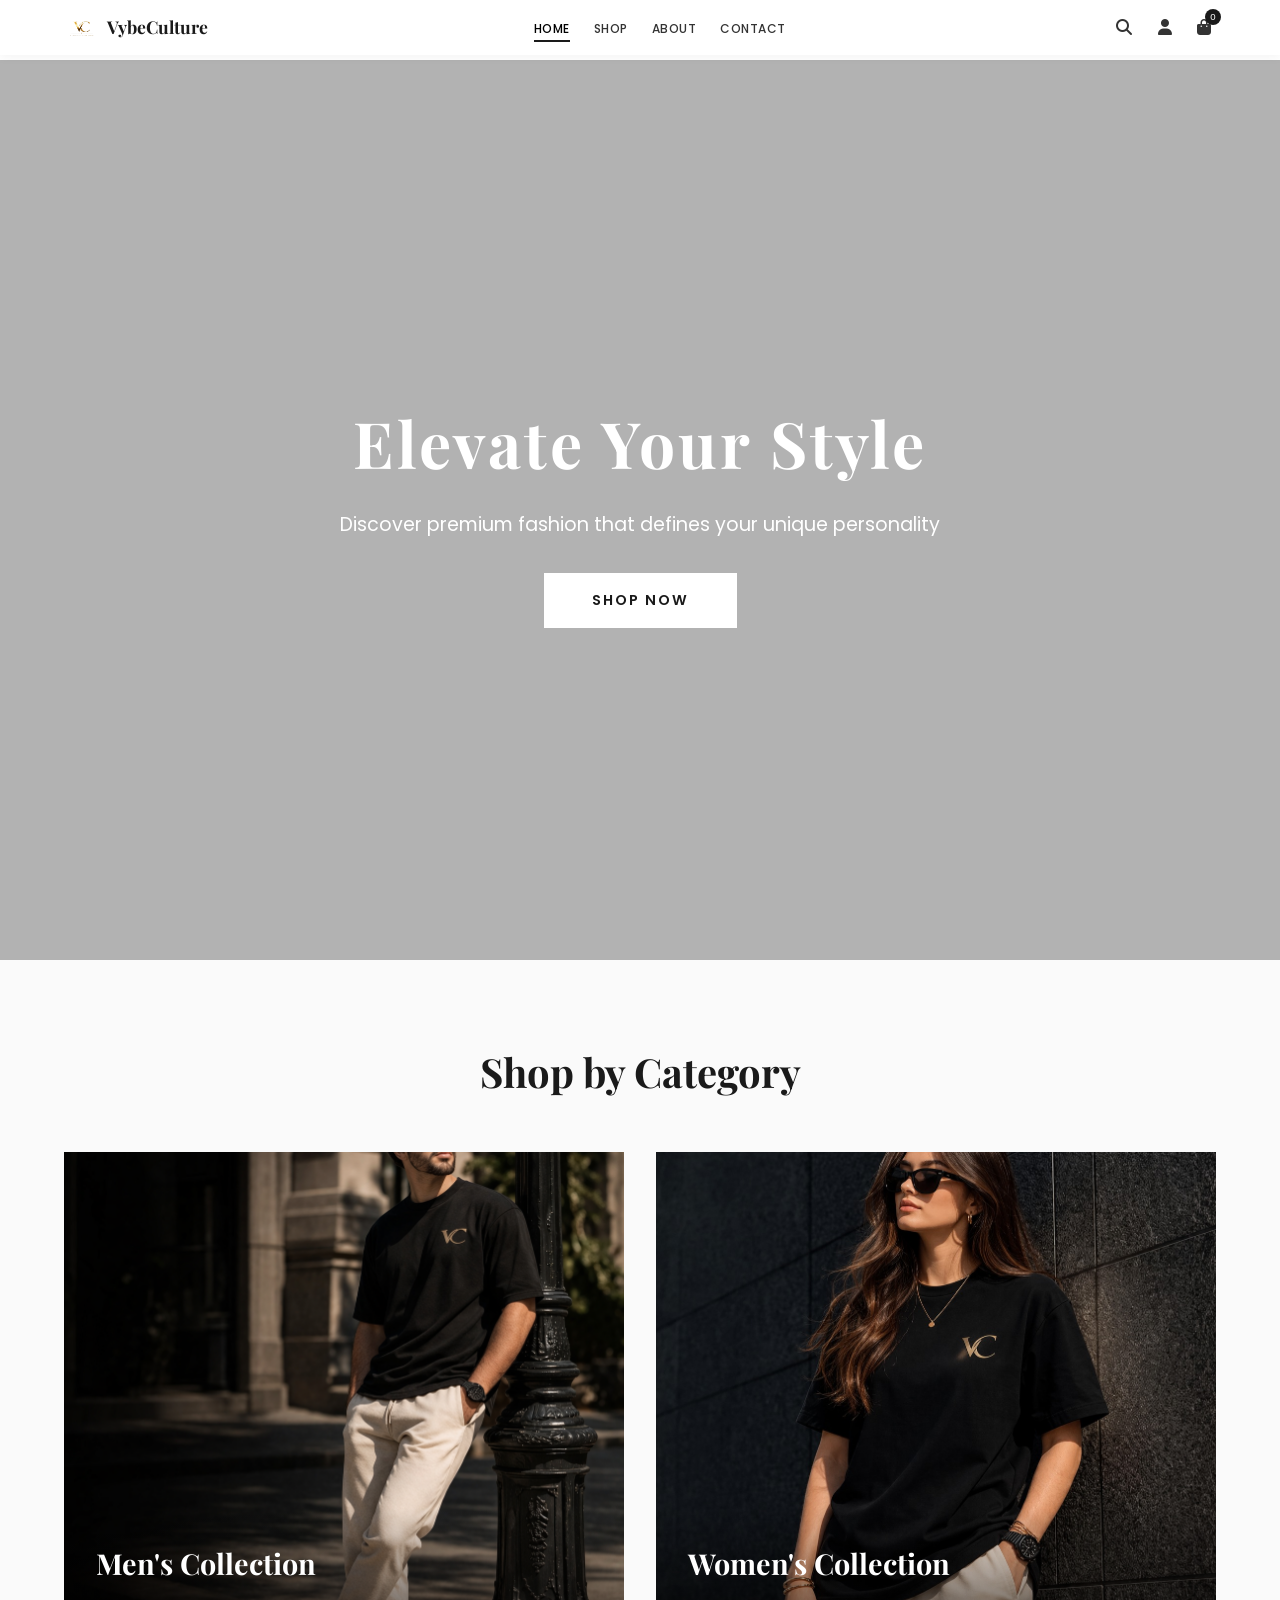
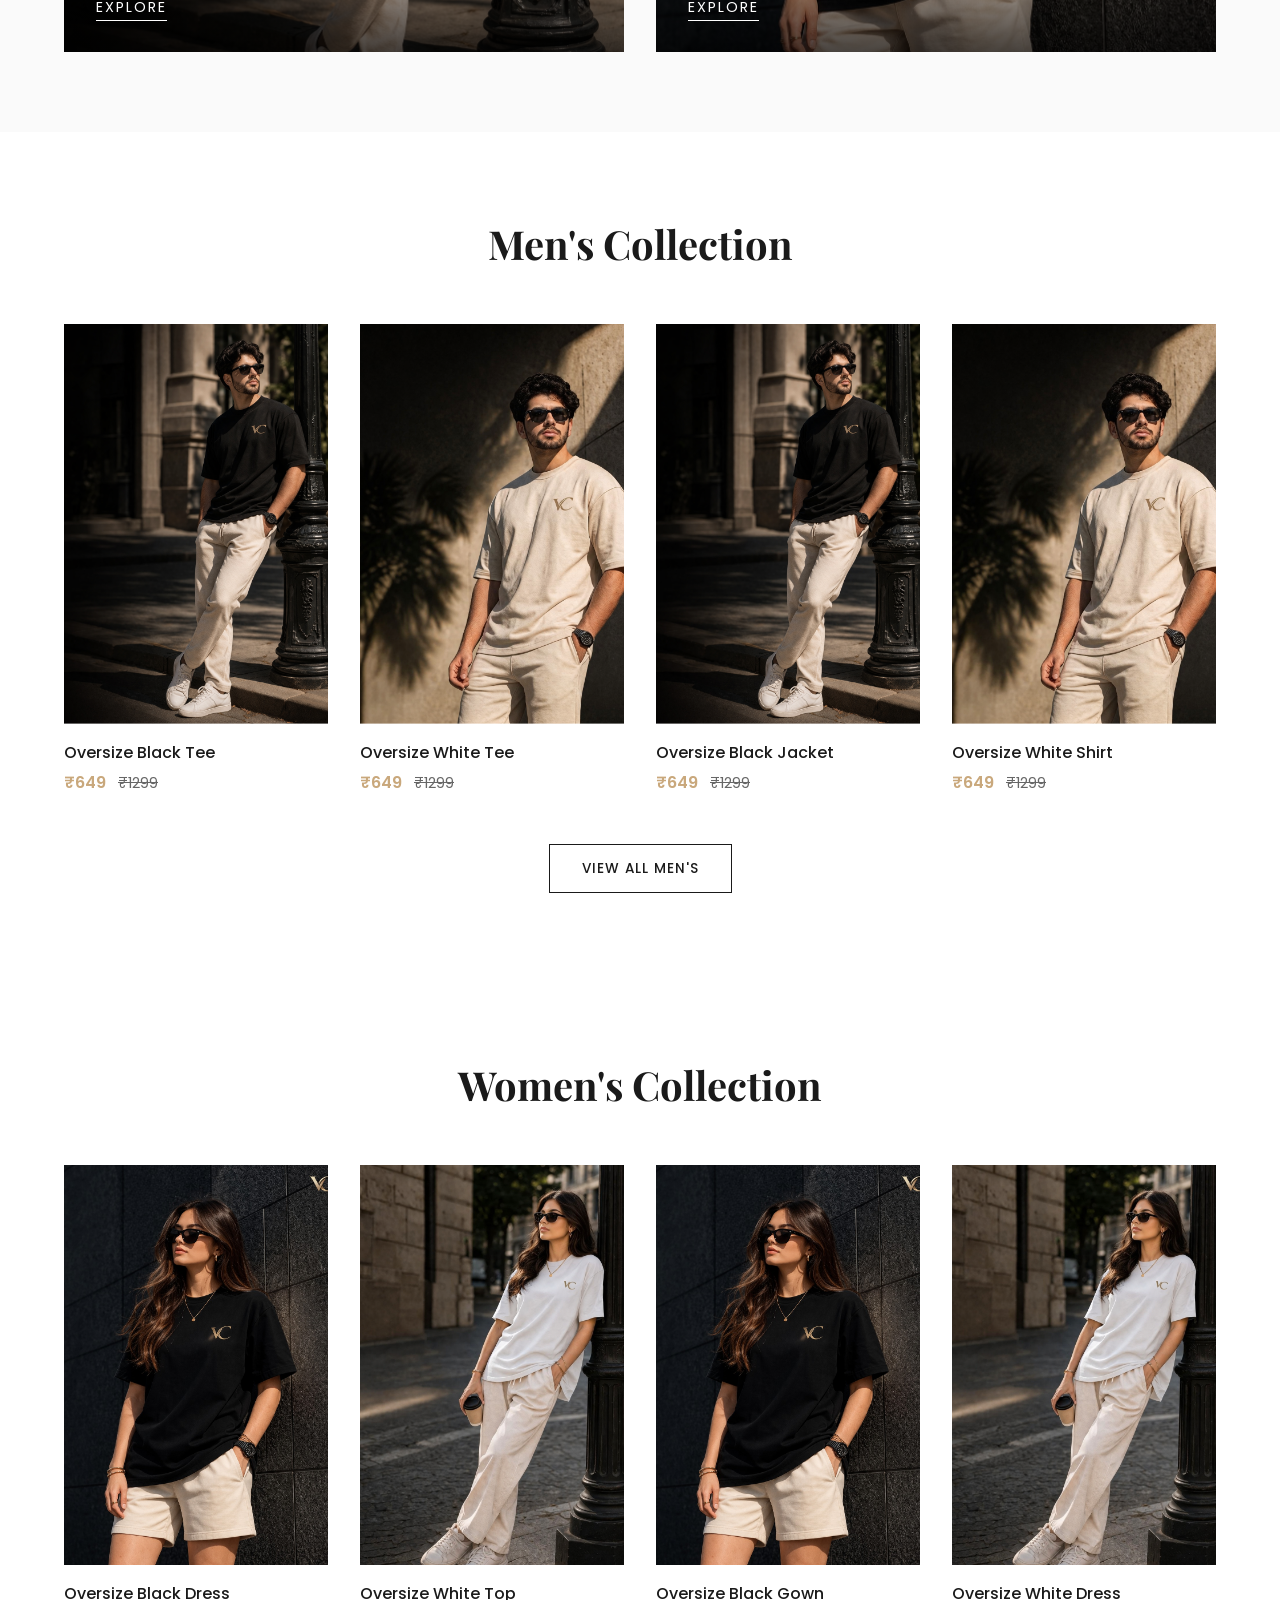
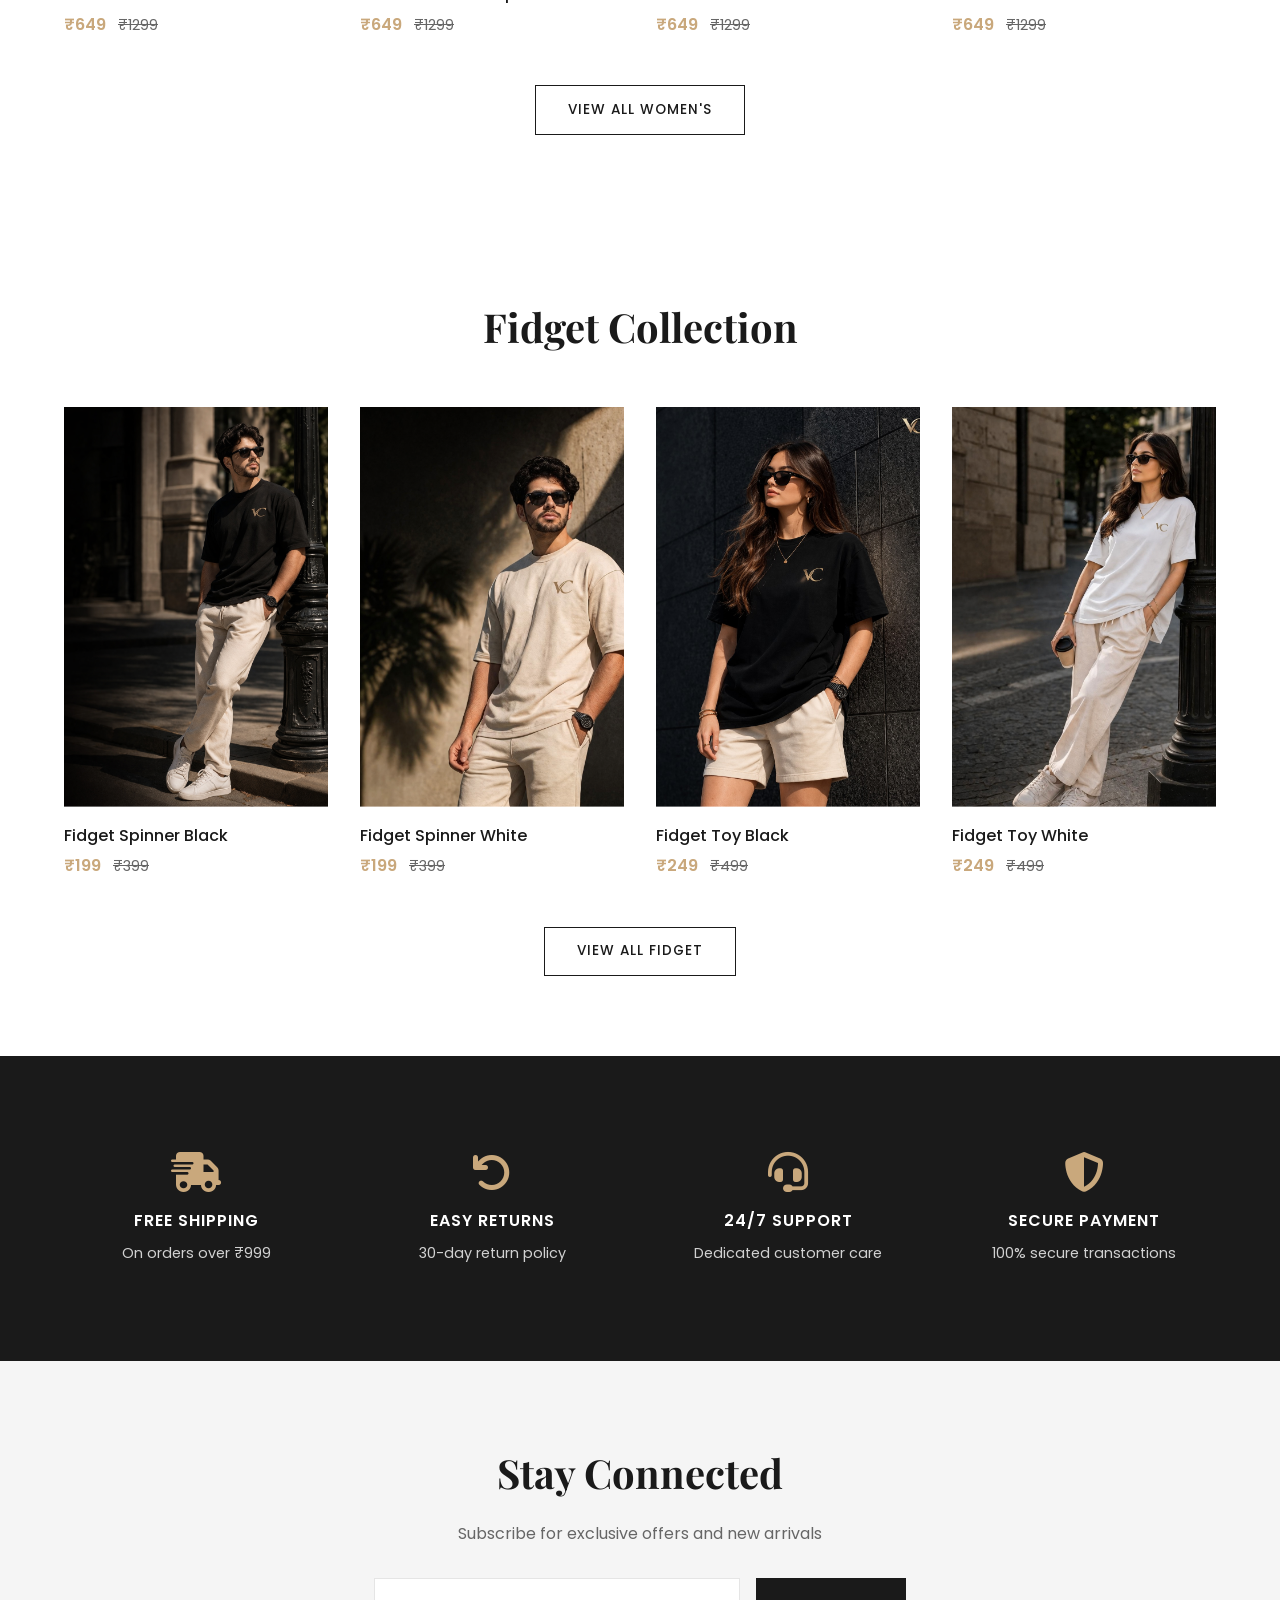
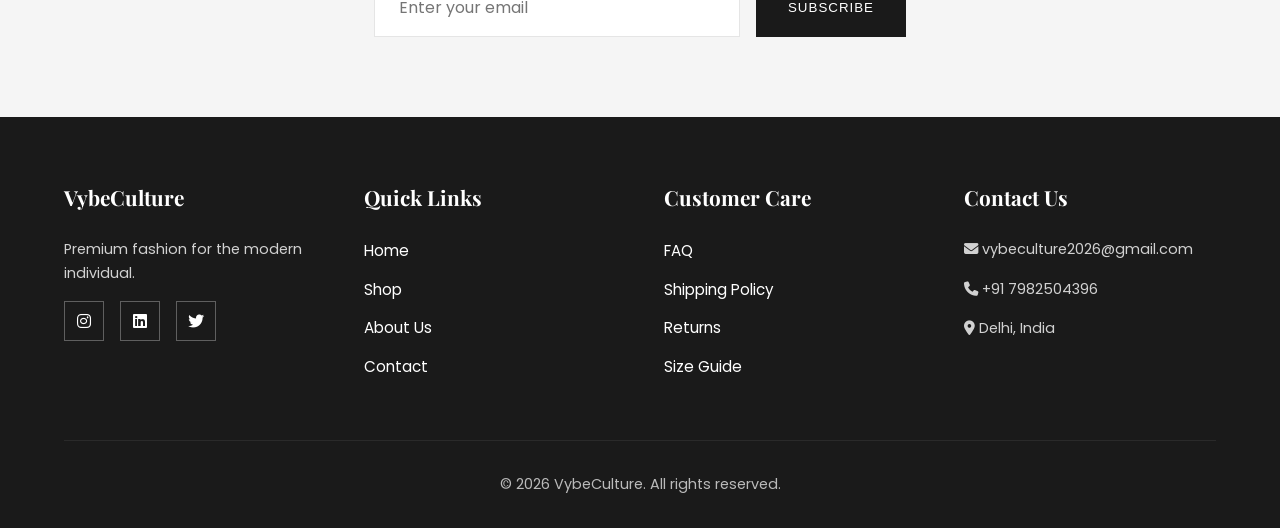
<file: index.html>
<!DOCTYPE html>
<html lang="en">
<head>
    <meta charset="UTF-8">
    <meta name="viewport" content="width=device-width, initial-scale=1.0">
    <title>VybeCulture - Premium Oversize T-Shirts & Fashion</title>
    <meta name="description" content="VybeCulture - Premium oversize t-shirts and fashion wear. Shop men's and women's collection at best prices in Delhi, India. Free shipping on orders above ₹999.">
    <meta name="keywords" content="oversize t-shirts, mens wear, womens wear, fashion, premium clothing, Delhi, India">
    <meta name="author" content="VybeCulture">
    <meta name="robots" content="index, follow">
    
    <!-- Open Graph / Social Media -->
    <meta property="og:title" content="VybeCulture - Premium Oversize Fashion">
    <meta property="og:description" content="Shop premium oversize t-shirts and fashion wear">
    <meta property="og:type" content="website">
    <meta property="og:url" content="https://vybeculture.com">
    
    <!-- Favicon -->
    <link rel="icon" type="image/png" href="logo.png">
    
    <link rel="stylesheet" href="style.css">
    <link rel="preconnect" href="https://fonts.googleapis.com">
    <link rel="preconnect" href="https://fonts.gstatic.com" crossorigin>
    <link href="https://fonts.googleapis.com/css2?family=Playfair+Display:wght@400;600;700&family=Poppins:wght@300;400;500;600&display=swap" rel="stylesheet">
    <link rel="stylesheet" href="https://cdnjs.cloudflare.com/ajax/libs/font-awesome/6.4.0/css/all.min.css">
    
    <!-- Preload critical images -->
    <link rel="preload" as="image" href="logo.png">
    
    <!-- Structured Data for Organization -->
    <script type="application/ld+json">
    {
        "@context": "https://schema.org",
        "@type": "ClothingStore",
        "name": "VybeCulture",
        "description": "Premium oversize fashion wear",
        "url": "https://vybeculture.com",
        "logo": "https://vybeculture.com/logo.png",
        "contactPoint": {
            "@type": "ContactPoint",
            "telephone": "+917982504396",
            "contactType": "Customer Service"
        },
        "address": {
            "@type": "PostalAddress",
            "addressLocality": "Delhi",
            "addressCountry": "IN"
        },
        "sameAs": [
            "https://instagram.com/vybeculture_society",
            "https://twitter.com/vybe_culture",
            "https://www.linkedin.com/company/vybeculture/"
        ]
    }
    </script>
</head>
<body>
    <header>
        <nav class="navbar">
            <div class="logo">
                <img src="logo.png" alt="VybeCulture" style="height:35px;">
                <span>VybeCulture</span>
            </div>
            <ul class="nav-links">
                <li><a href="index.html" class="active">Home</a></li>
                <li><a href="products.html">Shop</a></li>
                <li><a href="about.html">About</a></li>
                <li><a href="contact.html">Contact</a></li>
            </ul>
            <div class="nav-icons">
                <button onclick="toggleSearch()"><i class="fas fa-search"></i></button>
                <button id="userBtn" onclick="handleUserClick()"><i class="fas fa-user"></i></button>
                <button onclick="toggleCart()"><i class="fas fa-shopping-bag"></i><span class="cart-count">0</span></button>
            </div>
            <div class="hamburger">
                <i class="fas fa-bars"></i>
            </div>
        </nav>
    </header>

    <section class="hero">
        <div class="hero-content">
            <h1>Elevate Your Style</h1>
            <p>Discover premium fashion that defines your unique personality</p>
            <a href="products.html" class="btn-primary">Shop Now</a>
        </div>
    </section>

    <section class="categories">
        <h2>Shop by Category</h2>
        <div class="category-grid">
            <div class="category-card">
                <img src="men-black.png" alt="Men's Collection">
                <div class="category-overlay">
                    <h3>Men's Collection</h3>
                    <a href="products.html?category=men">Explore</a>
                </div>
            </div>
            <div class="category-card">
                <img src="women-black.png" alt="Women's Collection">
                <div class="category-overlay">
                    <h3>Women's Collection</h3>
                    <a href="products.html?category=women">Explore</a>
                </div>
            </div>
        </div>
    </section>

    <section class="featured">
        <h2>Men's Collection</h2>
        <div class="product-grid" id="men-products">
        </div>
        <div class="view-all">
            <a href="products.html?category=men" class="btn-secondary">View All Men's</a>
        </div>
    </section>

    <section class="featured">
        <h2>Women's Collection</h2>
        <div class="product-grid" id="women-products">
        </div>
        <div class="view-all">
            <a href="products.html?category=women" class="btn-secondary">View All Women's</a>
        </div>
    </section>

    <section class="featured">
        <h2>Fidget Collection</h2>
        <div class="product-grid" id="fidget-products">
        </div>
        <div class="view-all">
            <a href="products.html?category=fidget" class="btn-secondary">View All Fidget</a>
        </div>
    </section>

    <section class="features">
        <div class="feature-box">
            <i class="fas fa-shipping-fast"></i>
            <h3>Free Shipping</h3>
            <p>On orders over ₹999</p>
        </div>
        <div class="feature-box">
            <i class="fas fa-undo"></i>
            <h3>Easy Returns</h3>
            <p>30-day return policy</p>
        </div>
        <div class="feature-box">
            <i class="fas fa-headset"></i>
            <h3>24/7 Support</h3>
            <p>Dedicated customer care</p>
        </div>
        <div class="feature-box">
            <i class="fas fa-shield-alt"></i>
            <h3>Secure Payment</h3>
            <p>100% secure transactions</p>
        </div>
    </section>

    <section class="newsletter">
        <h2>Stay Connected</h2>
        <p>Subscribe for exclusive offers and new arrivals</p>
        <form class="newsletter-form">
            <input type="email" placeholder="Enter your email">
            <button type="submit">Subscribe</button>
        </form>
    </section>

    <footer>
        <div class="footer-content">
            <div class="footer-section">
                <h3>VybeCulture</h3>
                <p>Premium fashion for the modern individual.</p>
                <div class="social-links">
                    <a href="https://instagram.com/vybeculture_society" target="_blank"><i class="fab fa-instagram"></i></a>
                    <a href="https://www.linkedin.com/company/vybeculture/" target="_blank"><i class="fab fa-linkedin"></i></a>
                    <a href="https://twitter.com/vybe_culture" target="_blank"><i class="fab fa-twitter"></i></a>
                </div>
            </div>
            <div class="footer-section">
                <h3>Quick Links</h3>
                <ul>
                    <li><a href="index.html">Home</a></li>
                    <li><a href="products.html">Shop</a></li>
                    <li><a href="about.html">About Us</a></li>
                    <li><a href="contact.html">Contact</a></li>
                </ul>
            </div>
            <div class="footer-section">
                <h3>Customer Care</h3>
                <ul>
                    <li><a href="faq.html">FAQ</a></li>
                    <li><a href="shipping.html">Shipping Policy</a></li>
                    <li><a href="returns.html">Returns</a></li>
                    <li><a href="sizeguide.html">Size Guide</a></li>
                </ul>
            </div>
            <div class="footer-section">
                <h3>Contact Us</h3>
                <p><i class="fas fa-envelope"></i> vybeculture2026@gmail.com</p>
                <p><i class="fas fa-phone"></i> +91 7982504396</p>
                <p><i class="fas fa-map-marker-alt"></i> Delhi, India</p>
            </div>
        </div>
        <div class="footer-bottom">
            <p>&copy; 2026 VybeCulture. All rights reserved.</p>
        </div>
    </footer>

    <div class="cart-sidebar" id="cart-sidebar">
        <div class="cart-header">
            <h3>Your Cart</h3>
            <button class="close-cart" onclick="toggleCart()">&times;</button>
        </div>
        <div class="cart-items" id="cart-items">
        </div>
        <div class="cart-footer">
            <div class="cart-total">
                <span>Total:</span>
                <span id="cart-total">₹0</span>
            </div>
            <button class="checkout-btn" onclick="goToCheckout()">Checkout</button>
        </div>
    </div>
    <div class="overlay" id="overlay" onclick="toggleCart()"></div>

    <div class="search-modal" id="searchModal">
        <div class="search-box">
            <button class="close-search" onclick="toggleSearch()">&times;</button>
            <input type="text" id="searchInput" placeholder="Search products..." onkeyup="searchProducts(event)">
            <div class="search-results" id="searchResults"></div>
        </div>
    </div>

    <script src="script.js"></script>
</body>
</html>
</file>
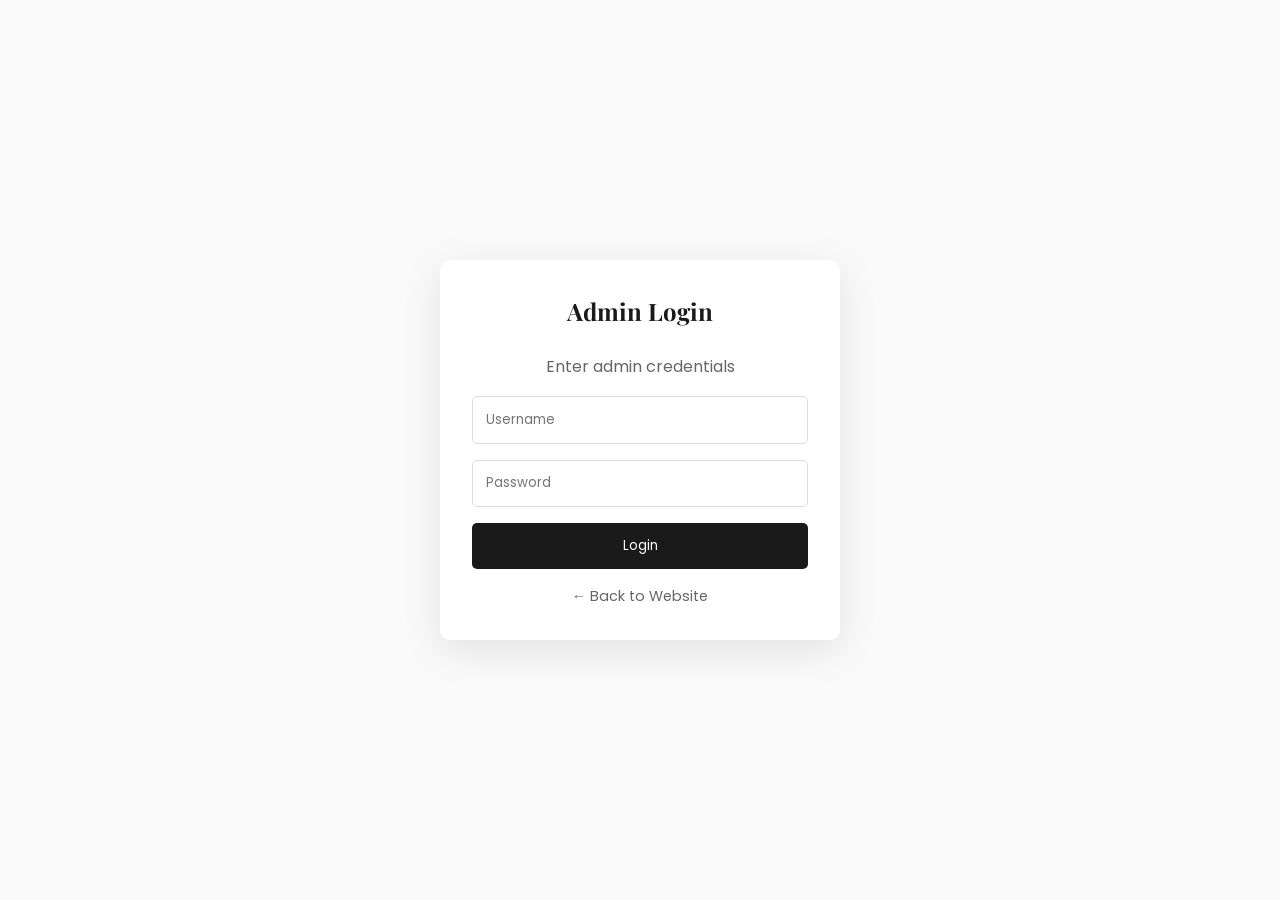
<file: admin.html>
<!DOCTYPE html>
<html lang="en">
<head>
    <meta charset="UTF-8">
    <meta name="viewport" content="width=device-width, initial-scale=1.0">
    <title>Admin - VybeCulture Orders</title>
    <link rel="stylesheet" href="style.css">
    <link rel="preconnect" href="https://fonts.googleapis.com">
    <link rel="preconnect" href="https://fonts.gstatic.com" crossorigin>
    <link href="https://fonts.googleapis.com/css2?family=Playfair+Display:wght@400;600;700&family=Poppins:wght@300;400;500;600&display=swap" rel="stylesheet">
    <link rel="stylesheet" href="https://cdnjs.cloudflare.com/ajax/libs/font-awesome/6.4.0/css/all.min.css">
    <style>
        * {
            margin: 0;
            padding: 0;
            box-sizing: border-box;
        }
        body {
            font-family: 'Poppins', sans-serif;
            background: #f5f5f5;
        }
        .admin-header {
            background: #1a1a1a;
            color: white;
            padding: 1rem 5%;
            display: flex;
            justify-content: space-between;
            align-items: center;
        }
        .admin-header h1 {
            font-family: 'Playfair Display', serif;
        }
        .admin-container {
            max-width: 1200px;
            margin: 2rem auto;
            padding: 0 2rem;
        }
        .admin-tabs {
            display: flex;
            gap: 1rem;
            margin-bottom: 2rem;
        }
        .tab-btn {
            padding: 0.8rem 1.5rem;
            background: white;
            border: 1px solid #ddd;
            cursor: pointer;
            font-family: 'Poppins', sans-serif;
            border-radius: 5px;
        }
        .tab-btn.active {
            background: #1a1a1a;
            color: white;
            border-color: #1a1a1a;
        }
        .stats {
            display: grid;
            grid-template-columns: repeat(4, 1fr);
            gap: 1.5rem;
            margin-bottom: 2rem;
        }
        .stat-card {
            background: white;
            padding: 1.5rem;
            border-radius: 8px;
            text-align: center;
        }
        .stat-card h3 {
            font-size: 2rem;
            color: #1a1a1a;
        }
        .stat-card p {
            color: #666;
            font-size: 0.9rem;
        }
        .orders-table {
            background: white;
            border-radius: 8px;
            overflow: hidden;
        }
        table {
            width: 100%;
            border-collapse: collapse;
        }
        th, td {
            padding: 1rem;
            text-align: left;
            border-bottom: 1px solid #eee;
        }
        th {
            background: #f9f9f9;
            font-weight: 600;
        }
        .status {
            padding: 0.3rem 0.8rem;
            border-radius: 20px;
            font-size: 0.8rem;
            font-weight: 500;
        }
        .status-pending {
            background: #fff3cd;
            color: #856404;
        }
        .status-confirmed {
            background: #cce5ff;
            color: #004085;
        }
        .status-shipped {
            background: #d4edda;
            color: #155724;
        }
        .status-delivered {
            background: #d1ecf1;
            color: #0c5460;
        }
        .action-btn {
            padding: 0.4rem 0.8rem;
            border: 1px solid #1a1a1a;
            background: white;
            cursor: pointer;
            font-size: 0.8rem;
            margin-right: 0.5rem;
        }
        .action-btn:hover {
            background: #1a1a1a;
            color: white;
        }
        .empty-state {
            text-align: center;
            padding: 3rem;
            color: #666;
        }
        .refresh-btn {
            background: #c9a87c;
            color: white;
            border: none;
            padding: 0.5rem 1rem;
            cursor: pointer;
            border-radius: 4px;
        }
    </style>
<style>
        .login-required {
            min-height: 100vh;
            display: flex;
            align-items: center;
            justify-content: center;
            background: #fafafa;
        }
        .login-box {
            background: white;
            padding: 2rem;
            border-radius: 10px;
            box-shadow: 0 10px 40px rgba(0,0,0,0.1);
            max-width: 400px;
            width: 100%;
            text-align: center;
        }
        .login-box h2 {
            font-family: 'Playfair Display', serif;
            margin-bottom: 1.5rem;
        }
        .login-box input {
            width: 100%;
            padding: 0.8rem;
            margin-bottom: 1rem;
            border: 1px solid #ddd;
            border-radius: 5px;
            font-family: 'Poppins', sans-serif;
        }
        .login-box button {
            width: 100%;
            padding: 0.8rem;
            background: #1a1a1a;
            color: white;
            border: none;
            border-radius: 5px;
            cursor: pointer;
            font-family: 'Poppins', sans-serif;
        }
        .error-msg {
            color: #e74c3c;
            margin-bottom: 1rem;
            display: none;
        }
    </style>
</head>
<body>
    <div id="loginSection" class="login-required" style="display:none;">
        <div class="login-box">
            <h2>Admin Login</h2>
            <p style="color:#666;margin-bottom:1rem;">Enter admin credentials</p>
            <div class="error-msg" id="adminError"></div>
            <input type="text" id="adminUser" placeholder="Username">
            <input type="password" id="adminPass" placeholder="Password">
            <button onclick="adminLogin()">Login</button>
            <p style="margin-top:1rem;font-size:0.9rem;"><a href="index.html" style="color:#666;">← Back to Website</a></p>
        </div>
    </div>
    
    <div id="adminContent" style="display:none;">
        <div class="admin-header">
            <h1>VybeCulture Admin</h1>
            <button class="refresh-btn" onclick="adminLogout()">Logout</button>
        </div>
        
        <div class="admin-container">
            <div class="admin-tabs">
                <button class="tab-btn active" onclick="showTab('orders')">Orders</button>
                <button class="tab-btn" onclick="showTab('messages')">Messages</button>
            </div>
            
            <div id="ordersTab">
                <div class="stats">
                    <div class="stat-card">
                        <h3 id="total-orders">0</h3>
                        <p>Total Orders</p>
                    </div>
                    <div class="stat-card">
                        <h3 id="pending-orders">0</h3>
                        <p>Pending</p>
                    </div>
                    <div class="stat-card">
                        <h3 id="shipped-orders">0</h3>
                        <p>Shipped</p>
                    </div>
                    <div class="stat-card">
                        <h3 id="revenue">₹0</h3>
                        <p>Revenue</p>
                    </div>
                </div>
        
        <div class="orders-table">
            <table>
                <thead>
                    <tr>
                        <th>Order ID</th>
                        <th>Date</th>
                        <th>Customer</th>
                        <th>Phone</th>
                        <th>Items</th>
                        <th>Total</th>
                        <th>Status</th>
                        <th>Actions</th>
                    </tr>
                </thead>
                <tbody id="orders-body">
                </tbody>
            </table>
        </div>
        </div>
        
        <div id="messagesTab" style="display:none;">
            <div class="orders-table">
                <table>
                    <thead>
                        <tr>
                            <th>Name</th>
                            <th>Email</th>
                            <th>Phone</th>
                            <th>Message</th>
                            <th>Date</th>
                        </tr>
                    </thead>
                    <tbody id="messages-body">
                    </tbody>
                </table>
            </div>
        </div>
    </div>

    <script>
        // Check admin login
        const adminAuth = localStorage.getItem('adminAuth');
        
        if (!adminAuth) {
            document.getElementById('loginSection').style.display = 'flex';
            document.getElementById('adminContent').style.display = 'none';
        } else {
            document.getElementById('loginSection').style.display = 'none';
            document.getElementById('adminContent').style.display = 'block';
            loadOrders();
        }
        
        function adminLogin() {
            const user = document.getElementById('adminUser').value;
            const pass = document.getElementById('adminPass').value;
            
            // Admin credentials - CHANGE THESE
            const adminUsername = 'vybe';
            const adminPassword = 'vybe@2026';
            
            if (user === adminUsername && pass === adminPassword) {
                localStorage.setItem('adminAuth', 'true');
                document.getElementById('loginSection').style.display = 'none';
                document.getElementById('adminContent').style.display = 'block';
                loadOrders();
            } else {
                document.getElementById('adminError').textContent = 'Invalid credentials';
                document.getElementById('adminError').style.display = 'block';
            }
        }
        
        function adminLogout() {
            localStorage.removeItem('adminAuth');
            window.location.reload();
        }
        
        function showTab(tabName) {
            if (event) {
                document.querySelectorAll('.tab-btn').forEach(btn => btn.classList.remove('active'));
                event.target.classList.add('active');
            }
            
            if (tabName === 'orders') {
                document.getElementById('ordersTab').style.display = 'block';
                document.getElementById('messagesTab').style.display = 'none';
                loadOrders();
            } else {
                document.getElementById('ordersTab').style.display = 'none';
                document.getElementById('messagesTab').style.display = 'block';
                loadMessages();
            }
        }
        
        function loadMessages() {
            const messages = JSON.parse(localStorage.getItem('messages')) || [];
            const tbody = document.getElementById('messages-body');
            
            if (messages.length === 0) {
                tbody.innerHTML = '<tr><td colspan="5" class="empty-state">No messages yet</td></tr>';
                return;
            }
            
            tbody.innerHTML = messages.map(msg => `
                <tr>
                    <td>${msg.name}</td>
                    <td>${msg.email}</td>
                    <td>${msg.phone || '-'}</td>
                    <td>${msg.message.substring(0,50)}${msg.message.length > 50 ? '...' : ''}</td>
                    <td>${msg.date}</td>
                </tr>
            `).join('');
        }
        
        function loadOrders() {
            const orders = JSON.parse(localStorage.getItem('orders')) || [];
            
            document.getElementById('total-orders').textContent = orders.length;
            
            const pending = orders.filter(o => o.status === 'Pending').length;
            const shipped = orders.filter(o => o.status === 'Shipped' || o.status === 'Delivered').length;
            const totalRevenue = orders.reduce((sum, o) => sum + o.total, 0);
            
            document.getElementById('pending-orders').textContent = pending;
            document.getElementById('shipped-orders').textContent = shipped;
            document.getElementById('revenue').textContent = '₹' + totalRevenue.toLocaleString();
            
            const tbody = document.getElementById('orders-body');
            
            if (orders.length === 0) {
                tbody.innerHTML = '<tr><td colspan="8" class="empty-state">No orders yet</td></tr>';
                return;
            }
            
            tbody.innerHTML = orders.map(order => {
                const statusClass = 'status-' + order.status.toLowerCase();
                return `
                    <tr>
                        <td><strong>${order.orderId}</strong></td>
                        <td>${order.date}</td>
                        <td>${order.userName || 'Guest'}</td>
                        <td>${order.userPhone || '-'}</td>
                        <td>${order.items.length} items</td>
                        <td>₹${order.total.toLocaleString()}</td>
                        <td><span class="status ${statusClass}">${order.status}</span></td>
                        <td>
                            <button class="action-btn" onclick="viewOrder('${order.orderId}')">View</button>
                            <button class="action-btn" onclick="updateStatus('${order.orderId}', 'Confirmed')">Confirm</button>
                            <button class="action-btn" onclick="updateStatus('${order.orderId}', 'Shipped')">Ship</button>
                            <button class="action-btn" onclick="updateStatus('${order.orderId}', 'Delivered')">Delivered</button>
                        </td>
                    </tr>
                `;
            }).join('');
        }
        
        function viewOrder(orderId) {
            const orders = JSON.parse(localStorage.getItem('orders')) || [];
            const order = orders.find(o => o.orderId === orderId);
            if (!order) return;
            
            let details = `Order: ${order.orderId}\nDate: ${order.date}\nStatus: ${order.status}\n\nItems:\n`;
            order.items.forEach(item => {
                details += `- ${item.name} x${item.quantity} = ₹${item.price * item.quantity}\n`;
            });
            details += `\nTotal: ₹${order.total}`;
            
            alert(details);
        }
        
        function updateStatus(orderId, newStatus) {
            let orders = JSON.parse(localStorage.getItem('orders')) || [];
            const index = orders.findIndex(o => o.orderId === orderId);
            if (index !== -1) {
                orders[index].status = newStatus;
                localStorage.setItem('orders', JSON.stringify(orders));
                loadOrders();
                alert(`Order ${orderId} marked as ${newStatus}`);
            }
        }
    </script>
    <footer>
        <div class="footer-content">
            <div class="footer-section">
                <h3>VybeCulture</h3>
                <p>Premium fashion for the modern individual.</p>
                <div class="social-links">
                    <a href="https://instagram.com/vybeculture_society" target="_blank"><i class="fab fa-instagram"></i></a>
                    <a href="https://www.linkedin.com/company/vybeculture/" target="_blank"><i class="fab fa-linkedin"></i></a>
                    <a href="https://twitter.com/vybe_culture" target="_blank"><i class="fab fa-twitter"></i></a>
                </div>
            </div>
            <div class="footer-section">
                <h3>Quick Links</h3>
                <ul>
                    <li><a href="index.html">Home</a></li>
                    <li><a href="products.html">Shop</a></li>
                    <li><a href="about.html">About Us</a></li>
                    <li><a href="contact.html">Contact</a></li>
                </ul>
            </div>
            <div class="footer-section">
                <h3>Customer Care</h3>
                <ul>
                    <li><a href="faq.html">FAQ</a></li>
                    <li><a href="shipping.html">Shipping Policy</a></li>
                    <li><a href="returns.html">Returns</a></li>
                    <li><a href="sizeguide.html">Size Guide</a></li>
                </ul>
            </div>
            <div class="footer-section">
                <h3>Contact Us</h3>
                <p><i class="fas fa-envelope"></i> vybeculture2026@gmail.com</p>
                <p><i class="fas fa-phone"></i> +91 7982504396</p>
                <p><i class="fas fa-map-marker-alt"></i> Delhi, India</p>
            </div>
        </div>
        <div class="footer-bottom">
            <p>&copy; 2026 VybeCulture. All rights reserved.</p>
        </div>
    </footer>
</body>
</html>
</file>
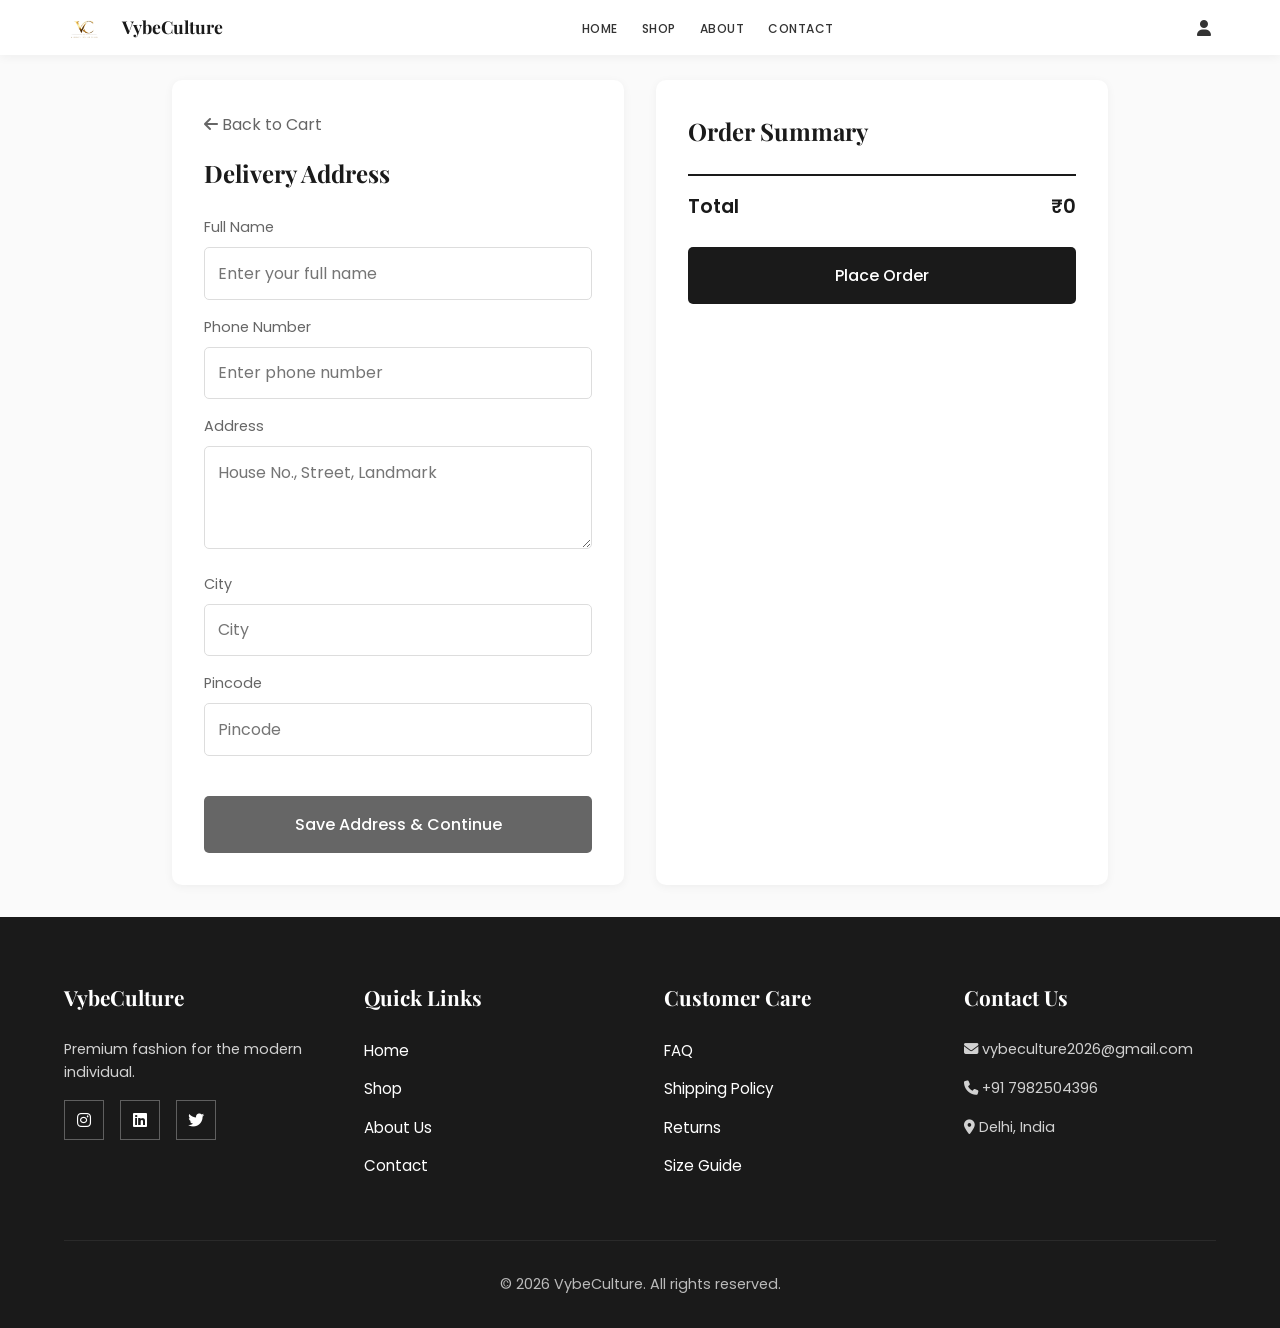
<file: checkout.html>
<!DOCTYPE html>
<html lang="en">
<head>
    <meta charset="UTF-8">
    <meta name="viewport" content="width=device-width, initial-scale=1.0">
    <title>Checkout - VybeCulture</title>
    <link rel="stylesheet" href="style.css">
    <link rel="preconnect" href="https://fonts.googleapis.com">
    <link rel="preconnect" href="https://fonts.gstatic.com" crossorigin>
    <link href="https://fonts.googleapis.com/css2?family=Playfair+Display:wght@400;600;700&family=Poppins:wght@300;400;500;600&display=swap" rel="stylesheet">
    <link rel="stylesheet" href="https://cdnjs.cloudflare.com/ajax/libs/font-awesome/6.4.0/css/all.min.css">
    <style>
        * { margin: 0; padding: 0; box-sizing: border-box; }
        body { font-family: 'Poppins', sans-serif; background: #fafafa; }
        
        .checkout-container {
            max-width: 1000px;
            margin: 80px auto 2rem;
            padding: 0 2rem;
            display: grid;
            grid-template-columns: 1fr 1fr;
            gap: 2rem;
        }
        
        .checkout-card {
            background: white;
            padding: 2rem;
            border-radius: 10px;
            box-shadow: 0 2px 10px rgba(0,0,0,0.05);
        }
        
        .checkout-card h2 {
            font-family: 'Playfair Display', serif;
            margin-bottom: 1.5rem;
        }
        
        .form-group {
            margin-bottom: 1rem;
        }
        
        .form-group label {
            display: block;
            margin-bottom: 0.5rem;
            font-size: 0.9rem;
            color: #666;
        }
        
        .form-group input,
        .form-group textarea {
            width: 100%;
            padding: 0.8rem;
            border: 1px solid #ddd;
            border-radius: 5px;
            font-family: 'Poppins', sans-serif;
            font-size: 1rem;
        }
        
        .form-group input:focus,
        .form-group textarea:focus {
            outline: none;
            border-color: #1a1a1a;
        }
        
        .order-summary-item {
            display: flex;
            justify-content: space-between;
            padding: 0.8rem 0;
            border-bottom: 1px solid #eee;
        }
        
        .order-summary-item img {
            width: 50px;
            height: 60px;
            object-fit: cover;
            margin-right: 1rem;
        }
        
        .item-details {
            flex: 1;
            display: flex;
            align-items: center;
        }
        
        .item-info h4 {
            font-size: 0.9rem;
        }
        
        .item-info p {
            font-size: 0.8rem;
            color: #666;
        }
        
        .item-price {
            font-weight: 600;
            color: #1a1a1a;
        }
        
        .total-section {
            margin-top: 1.5rem;
            padding-top: 1rem;
            border-top: 2px solid #1a1a1a;
            display: flex;
            justify-content: space-between;
            font-size: 1.2rem;
            font-weight: 600;
        }
        
        .place-order-btn {
            width: 100%;
            padding: 1rem;
            background: #1a1a1a;
            color: white;
            border: none;
            font-size: 1rem;
            font-weight: 500;
            cursor: pointer;
            border-radius: 5px;
            margin-top: 1.5rem;
            font-family: 'Poppins', sans-serif;
        }
        
        .place-order-btn:hover {
            background: #333;
        }
        
        .saved-address {
            background: #f9f9f9;
            padding: 1rem;
            border-radius: 5px;
            margin-bottom: 1rem;
        }
        
        .saved-address h4 {
            margin-bottom: 0.5rem;
            font-size: 0.9rem;
        }
        
        .saved-address p {
            font-size: 0.85rem;
            color: #666;
        }
        
        .edit-address {
            color: #1a1a1a;
            font-size: 0.85rem;
            text-decoration: underline;
            cursor: pointer;
        }
        
        .back-btn {
            display: inline-block;
            margin-bottom: 1rem;
            color: #666;
            text-decoration: none;
        }
        
        @media (max-width: 768px) {
            .checkout-container {
                grid-template-columns: 1fr;
                margin-top: 70px;
            }
        }
    </style>
</head>
<body>
    <header>
        <nav class="navbar">
            <div class="logo">
                <img src="logo.png" alt="VybeCulture" style="height:40px; vertical-align:middle;">
                <span style="margin-left:10px;">VybeCulture</span>
            </div>
            <ul class="nav-links">
                <li><a href="index.html">Home</a></li>
                <li><a href="products.html">Shop</a></li>
                <li><a href="about.html">About</a></li>
                <li><a href="contact.html">Contact</a></li>
            </ul>
            <div class="nav-icons">
                <button class="user-btn" id="userBtn" onclick="handleUserClick()">
                    <i class="fas fa-user"></i>
                </button>
            </div>
            <div class="hamburger">
                <i class="fas fa-bars"></i>
            </div>
        </nav>
    </header>
    
    <div class="checkout-container">
        <div class="checkout-card">
            <a href="index.html" class="back-btn"><i class="fas fa-arrow-left"></i> Back to Cart</a>
            <h2>Delivery Address</h2>
            
            <div id="savedAddressSection" style="display:none;">
                <div class="saved-address">
                    <h4>Saved Address</h4>
                    <p id="savedAddressText"></p>
                    <span class="edit-address" onclick="showAddressForm()">Edit Address</span>
                </div>
            </div>
            
            <div id="addressForm">
                <div class="form-group">
                    <label>Full Name</label>
                    <input type="text" id="deliveryName" placeholder="Enter your full name" required>
                </div>
                <div class="form-group">
                    <label>Phone Number</label>
                    <input type="tel" id="deliveryPhone" placeholder="Enter phone number" required>
                </div>
                <div class="form-group">
                    <label>Address</label>
                    <textarea id="deliveryAddress" rows="3" placeholder="House No., Street, Landmark" required></textarea>
                </div>
                <div class="form-group">
                    <label>City</label>
                    <input type="text" id="deliveryCity" placeholder="City" required>
                </div>
                <div class="form-group">
                    <label>Pincode</label>
                    <input type="text" id="deliveryPincode" placeholder="Pincode" required>
                </div>
                <button type="button" class="place-order-btn" style="background:#666;" onclick="saveAddress()">Save Address & Continue</button>
            </div>
        </div>
        
        <div class="checkout-card">
            <h2>Order Summary</h2>
            <div id="orderItems"></div>
            <div class="total-section">
                <span>Total</span>
                <span id="orderTotal">₹0</span>
            </div>
            <button class="place-order-btn" onclick="placeOrder()">Place Order</button>
        </div>
    </div>

    <script src="script.js"></script>
    <script>
        let cart = JSON.parse(localStorage.getItem('cart')) || [];
        
        // Check if logged in
        const user = localStorage.getItem('currentUser');
        if (!user) {
            window.location.href = 'signup.html?redirect=checkout';
        }
        
        const userData = JSON.parse(user);
        
        // Load cart items
        function loadOrderSummary() {
            if (cart.length === 0) {
                window.location.href = 'index.html';
                return;
            }
            
            const container = document.getElementById('orderItems');
            container.innerHTML = cart.map(item => `
                <div class="order-summary-item">
                    <div class="item-details">
                        <img src="${item.image}" alt="${item.name}">
                        <div class="item-info">
                            <h4>${item.name}</h4>
                            <p>Qty: ${item.quantity} | Size: ${item.selectedSize}</p>
                        </div>
                    </div>
                    <span class="item-price">₹${item.price * item.quantity}</span>
                </div>
            `).join('');
            
            const total = cart.reduce((sum, item) => sum + (item.price * item.quantity), 0);
            document.getElementById('orderTotal').textContent = '₹' + total;
        }
        
        // Load saved address
        if (userData.address) {
            document.getElementById('savedAddressSection').style.display = 'block';
            document.getElementById('savedAddressText').textContent = userData.address;
            document.getElementById('addressForm').style.display = 'none';
            
            document.getElementById('deliveryName').value = userData.name || '';
            document.getElementById('deliveryPhone').value = userData.phone || '';
            document.getElementById('deliveryAddress').value = userData.address || '';
        }
        
        function showAddressForm() {
            document.getElementById('addressForm').style.display = 'block';
            document.getElementById('savedAddressSection').style.display = 'none';
        }
        
        function saveAddress() {
            const name = document.getElementById('deliveryName').value;
            const phone = document.getElementById('deliveryPhone').value;
            const address = document.getElementById('deliveryAddress').value;
            const city = document.getElementById('deliveryCity').value;
            const pincode = document.getElementById('deliveryPincode').value;
            
            if (!name || !phone || !address || !city || !pincode) {
                alert('Please fill all address details');
                return;
            }
            
            const fullAddress = `${address}, ${city}, ${pincode}`;
            
            // Update user data
            userData.name = name;
            userData.phone = phone;
            userData.address = fullAddress;
            localStorage.setItem('currentUser', JSON.stringify(userData));
            
            // Update in users array
            let users = JSON.parse(localStorage.getItem('users')) || [];
            const userIndex = users.findIndex(u => u.id === userData.id);
            if (userIndex !== -1) {
                users[userIndex].name = name;
                users[userIndex].phone = phone;
                users[userIndex].address = fullAddress;
                localStorage.setItem('users', JSON.stringify(users));
            }
            
            document.getElementById('savedAddressSection').style.display = 'block';
            document.getElementById('savedAddressText').textContent = fullAddress;
            document.getElementById('addressForm').style.display = 'none';
            
            alert('Address saved!');
        }
        
        function placeOrder() {
            if (!userData.address) {
                alert('Please save your delivery address first!');
                showAddressForm();
                return;
            }
            
            if (cart.length === 0) {
                alert('Your cart is empty!');
                return;
            }
            
            const total = cart.reduce((sum, item) => sum + (item.price * item.quantity), 0);
            const orderId = 'VYB-' + Date.now().toString().slice(-8);
            const orderDate = new Date().toLocaleDateString('en-IN');
            
            const order = {
                orderId: orderId,
                date: orderDate,
                userId: userData.id,
                userName: userData.name,
                userEmail: userData.email,
                userPhone: userData.phone,
                userAddress: userData.address,
                items: cart.map(item => ({ name: item.name, price: item.price, quantity: item.quantity, size: item.selectedSize })),
                total: total,
                status: 'Pending'
            };
            
            let orders = JSON.parse(localStorage.getItem('orders')) || [];
            orders.push(order);
            localStorage.setItem('orders', JSON.stringify(orders));
            
            let itemList = '';
            cart.forEach(item => {
                itemList += `%0A• ${item.name} x${item.quantity} (Size: ${item.selectedSize}) - ₹${item.price * item.quantity}`;
            });
            
            const customerInfo = `%0A%0A*Customer Details:*%0AName: ${userData.name}%0APhone: ${userData.phone}%0AAddress: ${userData.address}`;
            const whatsAppMsg = `*New Order - VybeCulture*%0A%0A*Order ID:* ${orderId}%0A*Date:* ${orderDate}%0A*Items:*${itemList}%0A%0A*Total:* ₹${total}${customerInfo}`;
            const adminPhone = '917982504396';
            
            alert(`Order Placed Successfully! ✅\n\nOrder ID: ${orderId}\nTotal: ₹${total}\n\nYou will receive updates on WhatsApp.`);
            
            window.open(`https://wa.me/${adminPhone}?text=${whatsAppMsg}`, '_blank');
            
            // Clear cart
            const cartCount = document.querySelector('.cart-count');
            if (cartCount) cartCount.textContent = '0';
            
            localStorage.removeItem('cart');
            cart = [];
            window.location.href = 'index.html';
        }
        
        loadOrderSummary();
    </script>
    <footer>
        <div class="footer-content">
            <div class="footer-section">
                <h3>VybeCulture</h3>
                <p>Premium fashion for the modern individual.</p>
                <div class="social-links">
                    <a href="https://instagram.com/vybeculture_society" target="_blank"><i class="fab fa-instagram"></i></a>
                    <a href="https://www.linkedin.com/company/vybeculture/" target="_blank"><i class="fab fa-linkedin"></i></a>
                    <a href="https://twitter.com/vybe_culture" target="_blank"><i class="fab fa-twitter"></i></a>
                </div>
            </div>
            <div class="footer-section">
                <h3>Quick Links</h3>
                <ul>
                    <li><a href="index.html">Home</a></li>
                    <li><a href="products.html">Shop</a></li>
                    <li><a href="about.html">About Us</a></li>
                    <li><a href="contact.html">Contact</a></li>
                </ul>
            </div>
            <div class="footer-section">
                <h3>Customer Care</h3>
                <ul>
                    <li><a href="faq.html">FAQ</a></li>
                    <li><a href="shipping.html">Shipping Policy</a></li>
                    <li><a href="returns.html">Returns</a></li>
                    <li><a href="sizeguide.html">Size Guide</a></li>
                </ul>
            </div>
            <div class="footer-section">
                <h3>Contact Us</h3>
                <p><i class="fas fa-envelope"></i> vybeculture2026@gmail.com</p>
                <p><i class="fas fa-phone"></i> +91 7982504396</p>
                <p><i class="fas fa-map-marker-alt"></i> Delhi, India</p>
            </div>
        </div>
        <div class="footer-bottom">
            <p>&copy; 2026 VybeCulture. All rights reserved.</p>
        </div>
    </footer>
</body>
</html>
</file>
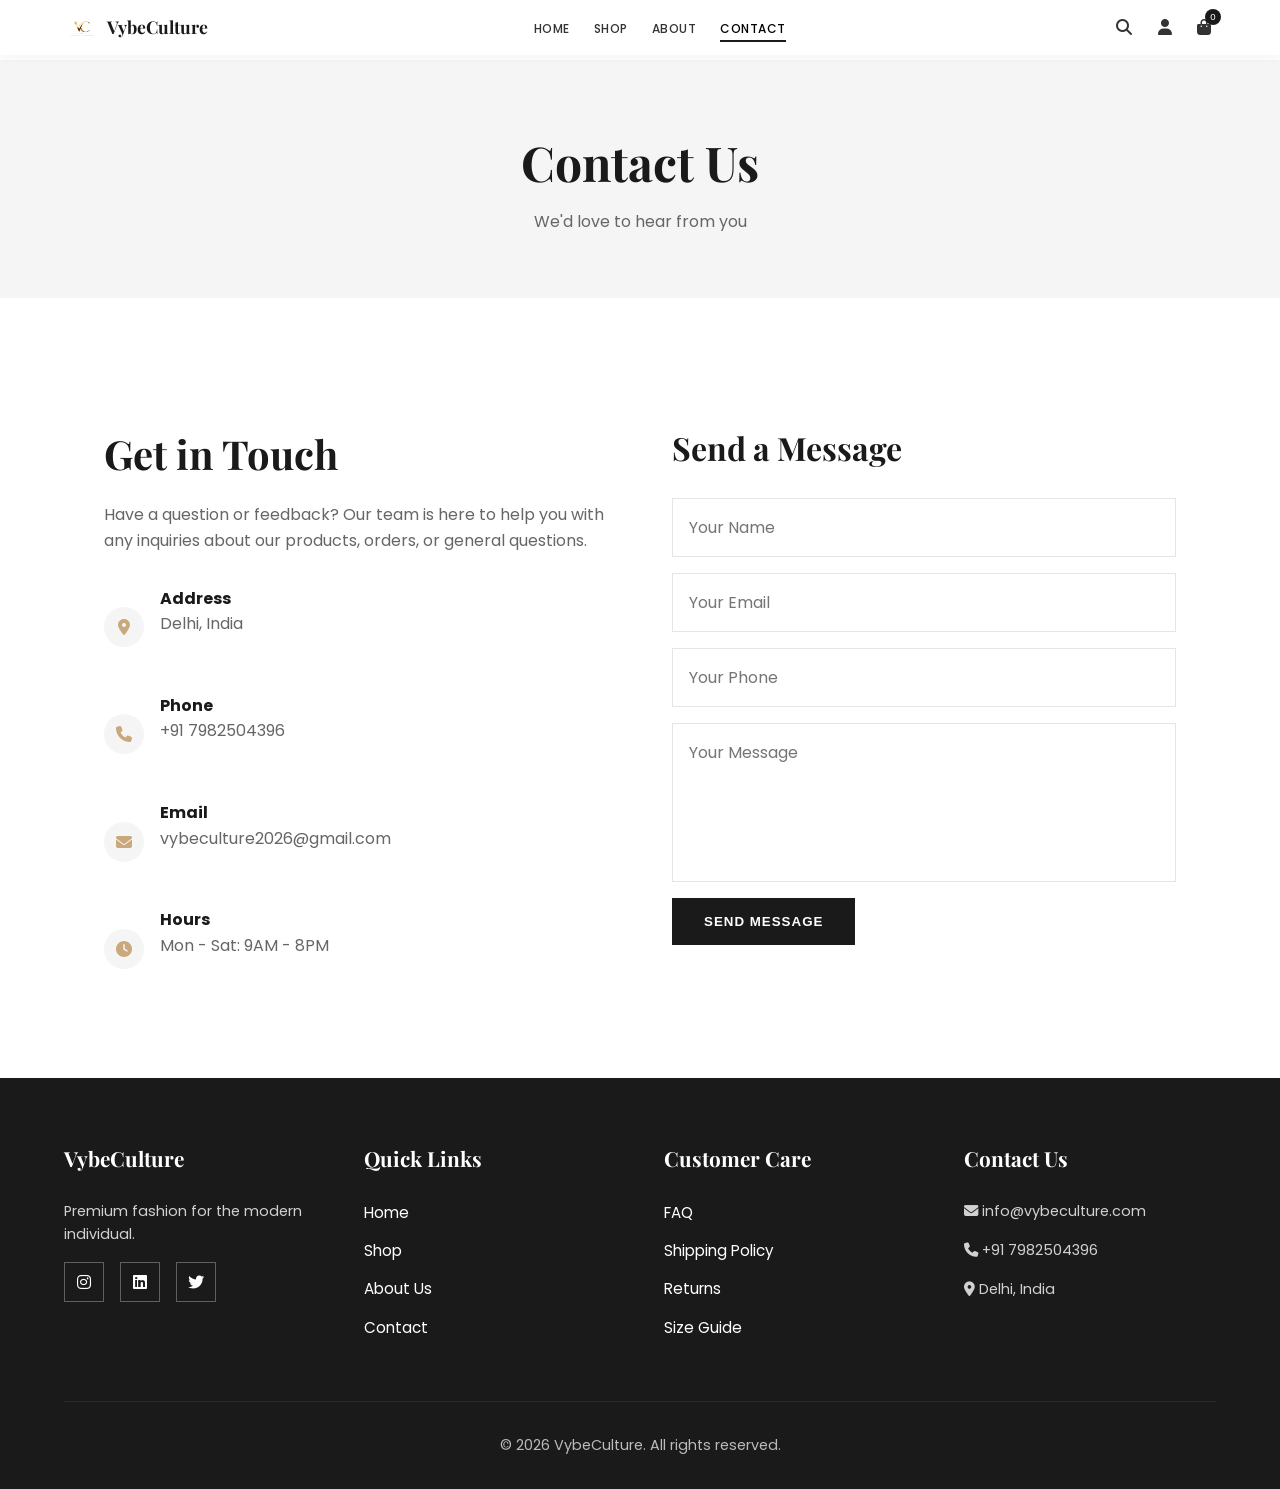
<file: contact.html>
<!DOCTYPE html>
<html lang="en">
<head>
    <meta charset="UTF-8">
    <meta name="viewport" content="width=device-width, initial-scale=1.0">
    <title>Contact - VybeCulture</title>
    <link rel="stylesheet" href="style.css">
    <link rel="preconnect" href="https://fonts.googleapis.com">
    <link rel="preconnect" href="https://fonts.gstatic.com" crossorigin>
    <link href="https://fonts.googleapis.com/css2?family=Playfair+Display:wght@400;600;700&family=Poppins:wght@300;400;500;600&display=swap" rel="stylesheet">
    <link rel="stylesheet" href="https://cdnjs.cloudflare.com/ajax/libs/font-awesome/6.4.0/css/all.min.css">
</head>
<body>
<header>
        <nav class="navbar">
            <div class="logo">
                <img src="logo.png" alt="VybeCulture" style="height:35px;">
                <span>VybeCulture</span>
            </div>
            <ul class="nav-links">
                <li><a href="index.html">Home</a></li>
                <li><a href="products.html">Shop</a></li>
                <li><a href="about.html">About</a></li>
                <li><a href="contact.html" class="active">Contact</a></li>
            </ul>
            <div class="nav-icons">
                <button onclick="toggleSearch()"><i class="fas fa-search"></i></button>
                <button id="userBtn" onclick="handleUserClick()"><i class="fas fa-user"></i></button>
                <button onclick="toggleCart()"><i class="fas fa-shopping-bag"></i><span class="cart-count">0</span></button>
            </div>
            <div class="hamburger">
                <i class="fas fa-bars"></i>
            </div>
        </nav>
    </header>

    <section class="page-header">
        <h1>Contact Us</h1>
        <p>We'd love to hear from you</p>
    </section>

    <section class="contact-section">
        <div class="contact-info">
            <h2>Get in Touch</h2>
            <p>Have a question or feedback? Our team is here to help you with any inquiries about our products, orders, or general questions.</p>
            <div class="contact-details">
                <div class="contact-item">
                    <i class="fas fa-map-marker-alt"></i>
                    <div>
                        <h4>Address</h4>
                        <p>Delhi, India</p>
                    </div>
                </div>
                <div class="contact-item">
                    <i class="fas fa-phone"></i>
                    <div>
                        <h4>Phone</h4>
                        <p>+91 7982504396</p>
                    </div>
                </div>
                <div class="contact-item">
                    <i class="fas fa-envelope"></i>
                    <div>
                        <h4>Email</h4>
                        <p>vybeculture2026@gmail.com</p>
                    </div>
                </div>
                <div class="contact-item">
                    <i class="fas fa-clock"></i>
                    <div>
                        <h4>Hours</h4>
                        <p>Mon - Sat: 9AM - 8PM</p>
                    </div>
                </div>
            </div>
        </div>
        <div class="contact-form">
            <h2>Send a Message</h2>
            <form onsubmit="submitForm(event)">
                <input type="text" id="msgName" placeholder="Your Name" required>
                <input type="email" id="msgEmail" placeholder="Your Email" required>
                <input type="tel" id="msgPhone" placeholder="Your Phone">
                <textarea id="msgContent" rows="5" placeholder="Your Message" required></textarea>
                <button type="submit">Send Message</button>
            </form>
        </div>
    </section>

    <footer>
        <div class="footer-content">
            <div class="footer-section">
                <h3>VybeCulture</h3>
                <p>Premium fashion for the modern individual.</p>
                <div class="social-links">
                    <a href="https://instagram.com/vybeculture_society" target="_blank"><i class="fab fa-instagram"></i></a>
                    <a href="https://www.linkedin.com/company/vybeculture/" target="_blank"><i class="fab fa-linkedin"></i></a>
                    <a href="https://twitter.com/vybe_culture" target="_blank"><i class="fab fa-twitter"></i></a>
                </div>
            </div>
            <div class="footer-section">
                <h3>Quick Links</h3>
                <ul>
                    <li><a href="index.html">Home</a></li>
                    <li><a href="products.html">Shop</a></li>
                    <li><a href="about.html">About Us</a></li>
                    <li><a href="contact.html">Contact</a></li>
                </ul>
            </div>
            <div class="footer-section">
                <h3>Customer Care</h3>
                <ul>
                    <li><a href="faq.html">FAQ</a></li>
                    <li><a href="shipping.html">Shipping Policy</a></li>
                    <li><a href="returns.html">Returns</a></li>
                    <li><a href="sizeguide.html">Size Guide</a></li>
                </ul>
            </div>
            <div class="footer-section">
                <h3>Contact Us</h3>
                <p><i class="fas fa-envelope"></i> info@vybeculture.com</p>
                <p><i class="fas fa-phone"></i> +91 7982504396</p>
                <p><i class="fas fa-map-marker-alt"></i> Delhi, India</p>
            </div>
        </div>
        <div class="footer-bottom">
            <p>&copy; 2026 VybeCulture. All rights reserved.</p>
        </div>
    </footer>

    <div class="cart-sidebar" id="cart-sidebar">
        <div class="cart-header">
            <h3>Your Cart</h3>
            <button class="close-cart" onclick="toggleCart()">&times;</button>
        </div>
        <div class="cart-items" id="cart-items">
        </div>
        <div class="cart-footer">
            <div class="cart-total">
                <span>Total:</span>
                <span id="cart-total">₹0</span>
            </div>
            <button class="checkout-btn" onclick="checkout()">Checkout</button>
        </div>
    </div>
    <div class="overlay" id="overlay" onclick="toggleCart()"></div>

    <div class="search-modal" id="searchModal">
        <div class="search-box">
            <button class="close-search" onclick="toggleSearch()">&times;</button>
            <input type="text" id="searchInput" placeholder="Search products..." onkeyup="searchProducts(event)">
            <div class="search-results" id="searchResults"></div>
        </div>
    </div>

    <script src="script.js"></script>
    <script>
        function submitForm(e) {
            e.preventDefault();
            
            const name = document.getElementById('msgName').value;
            const email = document.getElementById('msgEmail').value;
            const phone = document.getElementById('msgPhone').value;
            const message = document.getElementById('msgContent').value;
            
            // Save to localStorage
            const messages = JSON.parse(localStorage.getItem('messages')) || [];
            messages.push({
                id: Date.now(),
                name, email, phone, message,
                date: new Date().toLocaleString('en-IN'),
                status: 'new'
            });
            localStorage.setItem('messages', JSON.stringify(messages));
            
            // Send to WhatsApp
            const adminPhone = '917982504396';
            const whatsAppMsg = `*New Message - VybeCulture*%0A%0A*Name:* ${name}%0A*Email:* ${email}%0A*Phone:* ${phone || 'N/A'}%0A%0A*Message:* ${message}`;
            window.open(`https://wa.me/${adminPhone}?text=${whatsAppMsg}`, '_blank');
            
            alert('Message sent! We will contact you soon.');
            e.target.reset();
        }
        
        document.addEventListener('DOMContentLoaded', () => {
            updateCartUI();
            const hamburger = document.querySelector('.hamburger');
            const navLinks = document.querySelector('.nav-links');
            if (hamburger && navLinks) {
                hamburger.addEventListener('click', () => {
                    navLinks.style.display = navLinks.style.display === 'flex' ? 'none' : 'flex';
                });
            }
        });
    </script>
</body>
</html>
</file>
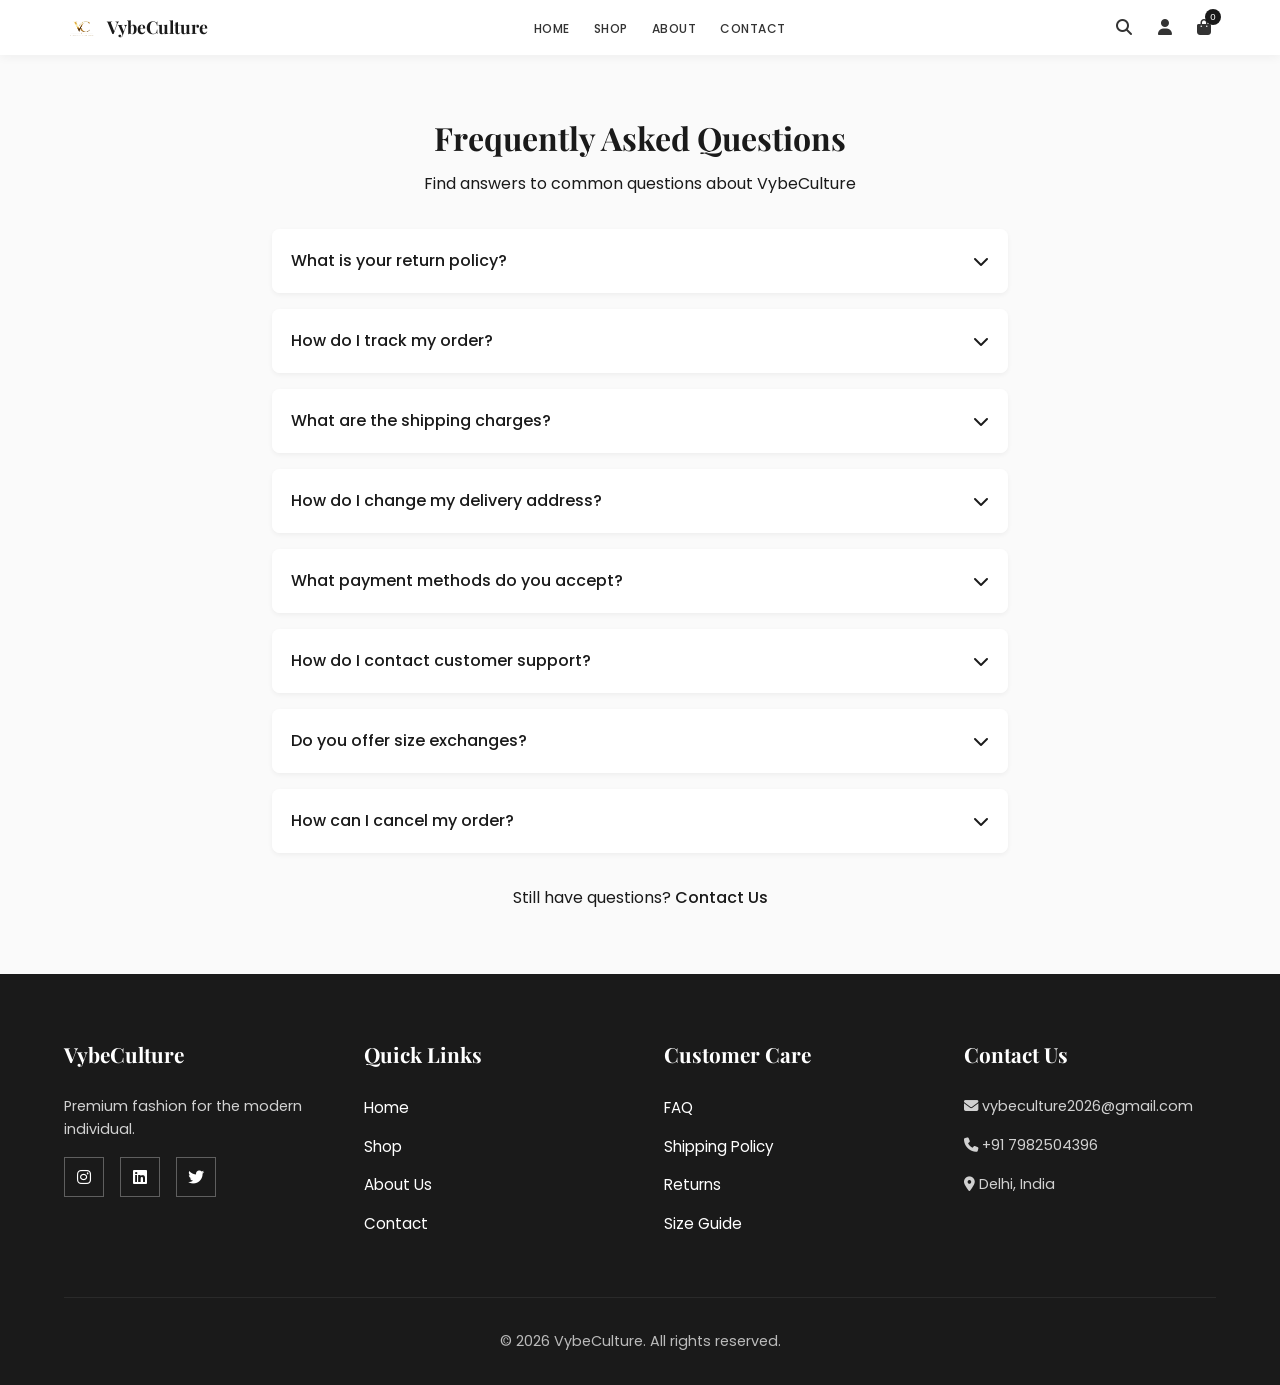
<file: faq.html>
<!DOCTYPE html>
<html lang="en">
<head>
    <meta charset="UTF-8">
    <meta name="viewport" content="width=device-width, initial-scale=1.0">
    <title>FAQ - VybeCulture</title>
    <link rel="stylesheet" href="style.css">
    <link rel="preconnect" href="https://fonts.googleapis.com">
    <link rel="preconnect" href="https://fonts.gstatic.com" crossorigin>
    <link href="https://fonts.googleapis.com/css2?family=Playfair+Display:wght@400;600;700&family=Poppins:wght@300;400;500;600&display=swap" rel="stylesheet">
    <link rel="stylesheet" href="https://cdnjs.cloudflare.com/ajax/libs/font-awesome/6.4.0/css/all.min.css">
    <style>
        * { margin: 0; padding: 0; box-sizing: border-box; }
        body { font-family: 'Poppins', sans-serif; background: #fafafa; }
        
        .faq-container {
            max-width: 800px;
            margin: 80px auto 2rem;
            padding: 2rem;
        }
        
        .faq-header {
            text-align: center;
            margin-bottom: 2rem;
        }
        
        .faq-header h1 {
            font-family: 'Playfair Display', serif;
            font-size: 2rem;
            margin-bottom: 0.5rem;
        }
        
        .faq-item {
            background: white;
            margin-bottom: 1rem;
            border-radius: 8px;
            overflow: hidden;
            box-shadow: 0 2px 5px rgba(0,0,0,0.05);
        }
        
        .faq-question {
            padding: 1.2rem;
            cursor: pointer;
            display: flex;
            justify-content: space-between;
            align-items: center;
            font-weight: 500;
            background: white;
        }
        
        .faq-question:hover {
            background: #f9f9f9;
        }
        
        .faq-question i {
            transition: transform 0.3s;
        }
        
        .faq-item.open .faq-question i {
            transform: rotate(180deg);
        }
        
        .faq-answer {
            max-height: 0;
            overflow: hidden;
            transition: max-height 0.3s;
            padding: 0 1.2rem;
            color: #666;
            line-height: 1.6;
        }
        
        .faq-item.open .faq-answer {
            max-height: 300px;
            padding: 0 1.2rem 1.2rem;
        }
        
        .contact-faq-link {
            text-align: center;
            margin-top: 2rem;
        }
        
        .contact-faq-link a {
            color: #1a1a1a;
            font-weight: 500;
        }
    </style>
</head>
<body>
    <header>
        <nav class="navbar">
            <div class="logo">
                <img src="logo.png" alt="VybeCulture" style="height:35px;">
                <span>VybeCulture</span>
            </div>
            <ul class="nav-links">
                <li><a href="index.html">Home</a></li>
                <li><a href="products.html">Shop</a></li>
                <li><a href="about.html">About</a></li>
                <li><a href="contact.html">Contact</a></li>
            </ul>
            <div class="nav-icons">
                <button onclick="toggleSearch()"><i class="fas fa-search"></i></button>
                <button id="userBtn" onclick="handleUserClick()"><i class="fas fa-user"></i></button>
                <button onclick="toggleCart()"><i class="fas fa-shopping-bag"></i><span class="cart-count">0</span></button>
            </div>
            <div class="hamburger">
                <i class="fas fa-bars"></i>
            </div>
        </nav>
    </header>
    
    <div class="faq-container">
        <div class="faq-header">
            <h1>Frequently Asked Questions</h1>
            <p>Find answers to common questions about VybeCulture</p>
        </div>
        
        <div class="faq-item">
            <div class="faq-question" onclick="toggleFAQ(this)">
                <span>What is your return policy?</span>
                <i class="fas fa-chevron-down"></i>
            </div>
            <div class="faq-answer">
                We offer a 30-day return policy for all unused items in original condition. Simply contact us to initiate a return. Once we receive and inspect your item, we'll process your refund within 5-7 business days.
            </div>
        </div>
        
        <div class="faq-item">
            <div class="faq-question" onclick="toggleFAQ(this)">
                <span>How do I track my order?</span>
                <i class="fas fa-chevron-down"></i>
            </div>
            <div class="faq-answer">
                You can track your order using the Order ID sent to your email. Visit our Track Order page and enter your Order ID to see the current status of your delivery.
            </div>
        </div>
        
        <div class="faq-item">
            <div class="faq-question" onclick="toggleFAQ(this)">
                <span>What are the shipping charges?</span>
                <i class="fas fa-chevron-down"></i>
            </div>
            <div class="faq-answer">
                We offer FREE shipping on orders above ₹999. For orders below ₹999, a flat shipping fee of ₹99 will be charged. Delivery typically takes 5-7 business days.
            </div>
        </div>
        
        <div class="faq-item">
            <div class="faq-question" onclick="toggleFAQ(this)">
                <span>How do I change my delivery address?</span>
                <i class="fas fa-chevron-down"></i>
            </div>
            <div class="faq-answer">
                If your order hasn't been shipped yet, please contact us immediately with your Order ID and updated address. We'll try our best to accommodate your request.
            </div>
        </div>
        
        <div class="faq-item">
            <div class="faq-question" onclick="toggleFAQ(this)">
                <span>What payment methods do you accept?</span>
                <i class="fas fa-chevron-down"></i>
            </div>
            <div class="faq-answer">
                We accept all major credit/debit cards, UPI, and digital wallets. All transactions are secure and encrypted.
            </div>
        </div>
        
        <div class="faq-item">
            <div class="faq-question" onclick="toggleFAQ(this)">
                <span>How do I contact customer support?</span>
                <i class="fas fa-chevron-down"></i>
            </div>
            <div class="faq-answer">
                You can reach us via email at vybeculture2026@gmail.com or call us at +91 7982504396. We're available Monday to Saturday, 9AM to 8PM.
            </div>
        </div>
        
        <div class="faq-item">
            <div class="faq-question" onclick="toggleFAQ(this)">
                <span>Do you offer size exchanges?</span>
                <i class="fas fa-chevron-down"></i>
            </div>
            <div class="faq-answer">
                Yes! If you need a different size, simply initiate a return for your current item and place a new order for the desired size. We recommend checking our size guide before ordering.
            </div>
        </div>
        
        <div class="faq-item">
            <div class="faq-question" onclick="toggleFAQ(this)">
                <span>How can I cancel my order?</span>
                <i class="fas fa-chevron-down"></i>
            </div>
            <div class="faq-answer">
                You can cancel your order within 24 hours of placing it, provided it hasn't been shipped. Contact us with your Order ID to request cancellation.
            </div>
        </div>
        
        <div class="contact-faq-link">
            <p>Still have questions? <a href="contact.html">Contact Us</a></p>
        </div>
    </div>

    <script src="script.js"></script>
    <script>
        function toggleFAQ(element) {
            const faqItem = element.parentElement;
            faqItem.classList.toggle('open');
        }
        
        document.addEventListener('DOMContentLoaded', () => {
            updateCartUI();
            updateUserIcon();
            const hamburger = document.querySelector('.hamburger');
            const navLinks = document.querySelector('.nav-links');
            if (hamburger && navLinks) {
                hamburger.addEventListener('click', () => {
                    navLinks.style.display = navLinks.style.display === 'flex' ? 'none' : 'flex';
                });
            }
        });
    </script>
    <footer>
        <div class="footer-content">
            <div class="footer-section">
                <h3>VybeCulture</h3>
                <p>Premium fashion for the modern individual.</p>
                <div class="social-links">
                    <a href="https://instagram.com/vybeculture_society" target="_blank"><i class="fab fa-instagram"></i></a>
                    <a href="https://www.linkedin.com/company/vybeculture/" target="_blank"><i class="fab fa-linkedin"></i></a>
                    <a href="https://twitter.com/vybe_culture" target="_blank"><i class="fab fa-twitter"></i></a>
                </div>
            </div>
            <div class="footer-section">
                <h3>Quick Links</h3>
                <ul>
                    <li><a href="index.html">Home</a></li>
                    <li><a href="products.html">Shop</a></li>
                    <li><a href="about.html">About Us</a></li>
                    <li><a href="contact.html">Contact</a></li>
                </ul>
            </div>
            <div class="footer-section">
                <h3>Customer Care</h3>
                <ul>
                    <li><a href="faq.html">FAQ</a></li>
                    <li><a href="shipping.html">Shipping Policy</a></li>
                    <li><a href="returns.html">Returns</a></li>
                    <li><a href="sizeguide.html">Size Guide</a></li>
                </ul>
            </div>
            <div class="footer-section">
                <h3>Contact Us</h3>
                <p><i class="fas fa-envelope"></i> vybeculture2026@gmail.com</p>
                <p><i class="fas fa-phone"></i> +91 7982504396</p>
                <p><i class="fas fa-map-marker-alt"></i> Delhi, India</p>
            </div>
        </div>
        <div class="footer-bottom">
            <p>&copy; 2026 VybeCulture. All rights reserved.</p>
        </div>
    </footer>
</body>
</html>
</file>
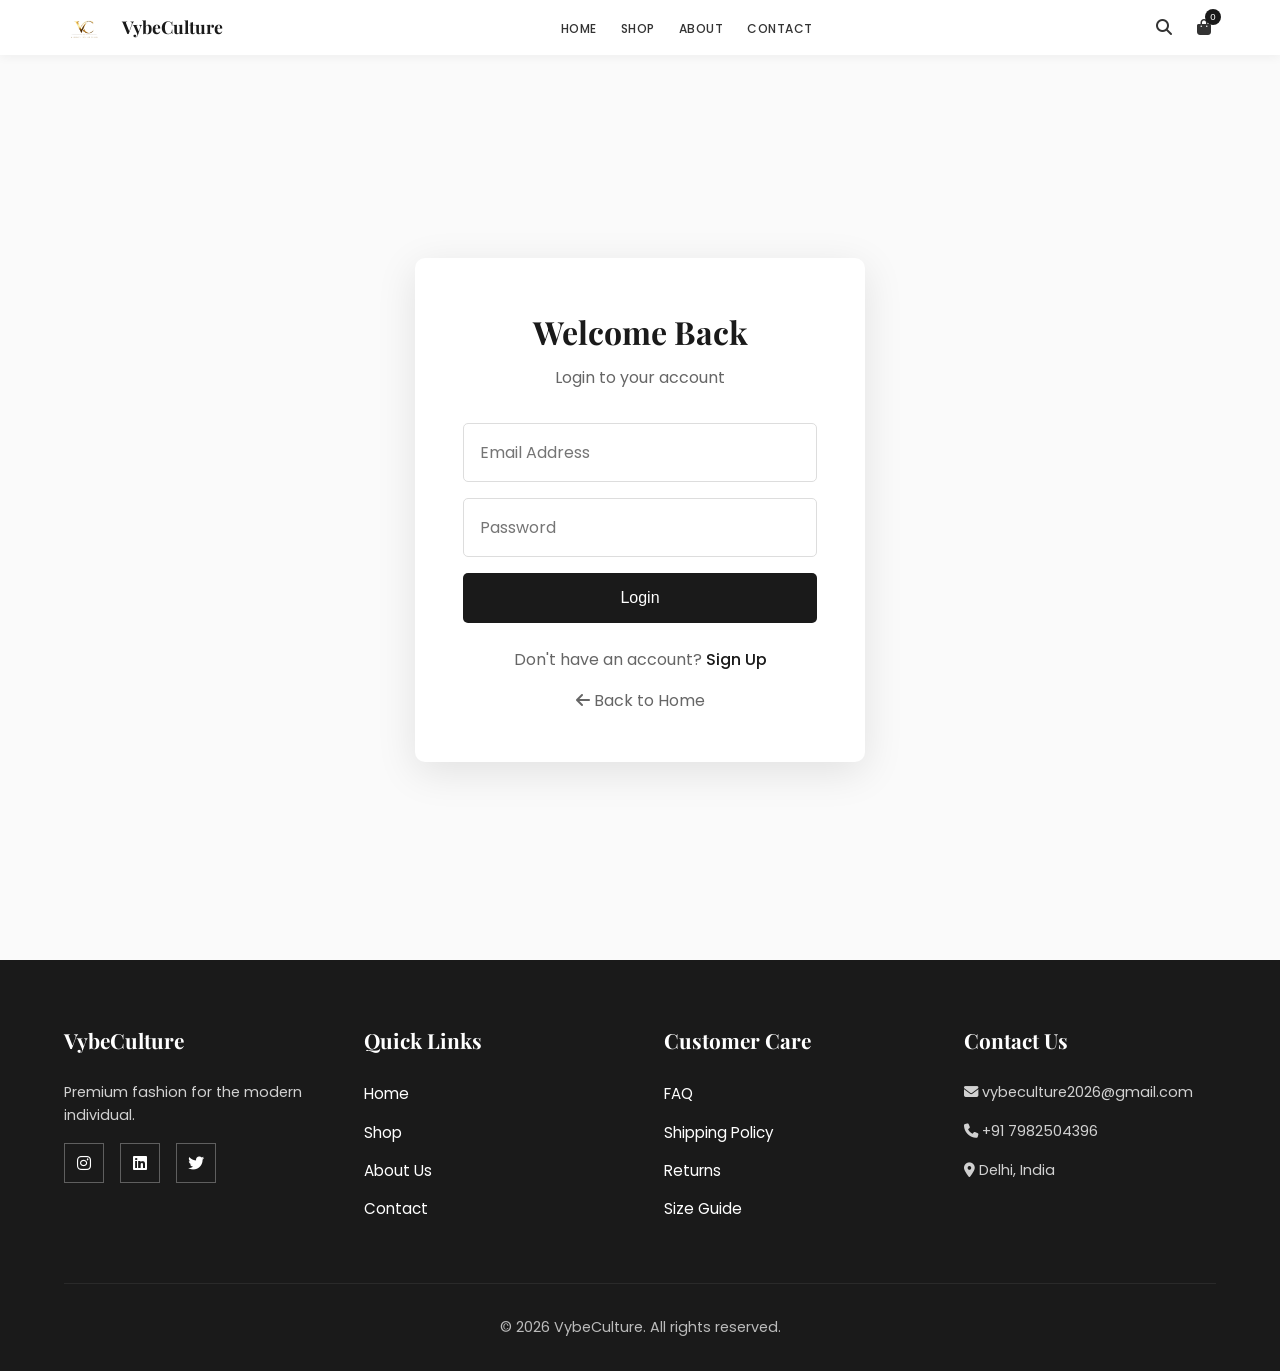
<file: login.html>
<!DOCTYPE html>
<html lang="en">
<head>
    <meta charset="UTF-8">
    <meta name="viewport" content="width=device-width, initial-scale=1.0">
    <title>Login - VybeCulture</title>
    <link rel="stylesheet" href="style.css">
    <link rel="preconnect" href="https://fonts.googleapis.com">
    <link rel="preconnect" href="https://fonts.gstatic.com" crossorigin>
    <link href="https://fonts.googleapis.com/css2?family=Playfair+Display:wght@400;600;700&family=Poppins:wght@300;400;500;600&display=swap" rel="stylesheet">
    <link rel="stylesheet" href="https://cdnjs.cloudflare.com/ajax/libs/font-awesome/6.4.0/css/all.min.css">
    <style>
        .verify-btn {
            width: 100%;
            padding: 0.8rem;
            background: #27ae60;
            color: white;
            border: none;
            cursor: pointer;
            border-radius: 5px;
            font-weight: 500;
            margin-top: 0.5rem;
        }
    </style>
    <style>
        * { margin: 0; padding: 0; box-sizing: border-box; }
        body { font-family: 'Poppins', sans-serif; background: #fafafa; }
        
        .auth-container {
            min-height: 100vh;
            display: flex;
            align-items: center;
            justify-content: center;
            padding: 2rem;
            margin-top: 60px;
        }
        
        .auth-box {
            background: white;
            padding: 3rem;
            border-radius: 10px;
            box-shadow: 0 10px 40px rgba(0,0,0,0.1);
            max-width: 450px;
            width: 100%;
        }
        
        .auth-box h1 {
            font-family: 'Playfair Display', serif;
            text-align: center;
            margin-bottom: 0.5rem;
            font-size: 2rem;
        }
        
        .auth-box p {
            text-align: center;
            color: #666;
            margin-bottom: 2rem;
        }
        
        .auth-form {
            display: flex;
            flex-direction: column;
            gap: 1rem;
        }
        
        .auth-form input {
            padding: 1rem;
            border: 1px solid #ddd;
            font-size: 1rem;
            font-family: 'Poppins', sans-serif;
            border-radius: 5px;
        }
        
        .auth-form input:focus {
            outline: none;
            border-color: #1a1a1a;
        }
        
        .auth-form button {
            padding: 1rem;
            background: #1a1a1a;
            color: white;
            border: none;
            font-size: 1rem;
            font-weight: 500;
            cursor: pointer;
            border-radius: 5px;
            transition: background 0.3s;
        }
        
        .auth-form button:hover {
            background: #333;
        }
        
        .auth-switch {
            text-align: center;
            margin-top: 1.5rem;
            color: #666;
        }
        
        .auth-switch a {
            color: #1a1a1a;
            font-weight: 500;
            text-decoration: none;
        }
        
        .error-msg {
            color: #e74c3c;
            font-size: 0.9rem;
            text-align: center;
            display: none;
        }
        
        .back-home {
            display: block;
            text-align: center;
            margin-top: 1rem;
            color: #666;
            text-decoration: none;
        }
    </style>
</head>
<body>
    <header>
        <nav class="navbar">
            <div class="logo">
                    <img src="logo.png" alt="VybeCulture" style="height:40px; vertical-align:middle;">
                    <span style="margin-left:10px;">VybeCulture</span>
                </div>
            <ul class="nav-links">
                <li><a href="index.html">Home</a></li>
                <li><a href="products.html">Shop</a></li>
                <li><a href="about.html">About</a></li>
                <li><a href="contact.html">Contact</a></li>
            </ul>
            <div class="nav-icons">
                <button class="search-btn" onclick="toggleSearch()">
                    <i class="fas fa-search"></i>
                </button>
                <button class="cart-btn" onclick="toggleCart()">
                    <i class="fas fa-shopping-bag"></i>
                    <span class="cart-count">0</span>
                </button>
            </div>
            <div class="hamburger">
                <i class="fas fa-bars"></i>
            </div>
        </nav>
    </header>
    
    <div class="auth-container">
        <div class="auth-box">
            <h1>Welcome Back</h1>
            <p>Login to your account</p>
            
            <div class="error-msg" id="loginError"></div>
            
            <form class="auth-form" onsubmit="handleLogin(event)">
                <input type="email" id="loginEmail" placeholder="Email Address" required>
                <input type="password" id="loginPassword" placeholder="Password" required>
                <div class="otp-section" id="otpSection" style="display:none;">
                    <input type="text" id="otpInput" placeholder="Enter OTP sent to your phone" maxlength="4">
                    <button type="button" onclick="verifyLoginOTP()" class="verify-btn">Verify OTP</button>
                    <p id="otpTimer" style="text-align:center;color:#666;font-size:0.9rem;"></p>
                </div>
                <button type="submit" id="loginBtn">Login</button>
            </form>
            
            <div class="auth-switch">
                Don't have an account? <a href="signup.html">Sign Up</a>
            </div>
            
            <a href="index.html" class="back-home"><i class="fas fa-arrow-left"></i> Back to Home</a>
        </div>
    </div>

    <script src="script.js"></script>
    <div class="search-modal" id="searchModal">
        <div class="search-box">
            <button class="close-search" onclick="toggleSearch()">&times;</button>
            <input type="text" id="searchInput" placeholder="Search products..." onkeyup="searchProducts(event)">
            <div class="search-results" id="searchResults"></div>
        </div>
    </div>
    <script>
        let loginUserData = null;
        let loginOTP = null;
        
        // Check if already logged in
        const currentUser = localStorage.getItem('currentUser');
        if (currentUser) {
            window.location.href = 'index.html';
        }
        
        function handleLogin(e) {
            e.preventDefault();
            
            const email = document.getElementById('loginEmail').value;
            const password = document.getElementById('loginPassword').value;
            
            const users = JSON.parse(localStorage.getItem('users')) || [];
            const user = users.find(u => u.email === email && u.password === password);
            
            if (user) {
                // Store user data and generate OTP
                loginUserData = user;
                loginOTP = Math.floor(1000 + Math.random() * 9000).toString();
                
                // Send OTP via WhatsApp
                const adminPhone = '917982504396';
                const otpMsg = `*VybeCulture - Login Verification*%0A%0AYour verification code is: *${loginOTP}%0A%0APlease enter this code to login.`;
                window.open(`https://wa.me/${adminPhone}?text=${encodeURIComponent(otpMsg.replace('*', '').replace('*', ''))}`, '_blank');
                
                // Show OTP field
                document.getElementById('otpSection').style.display = 'block';
                document.getElementById('loginBtn').textContent = 'Verify OTP';
                document.getElementById('loginError').textContent = `OTP sent to ${user.phone}. Check WhatsApp!`;
                document.getElementById('loginError').style.display = 'block';
                
                // Store OTP
                sessionStorage.setItem('loginOTP', loginOTP);
                
                // Timer
                let countdown = 60;
                const timer = setInterval(() => {
                    countdown--;
                    document.getElementById('otpTimer').textContent = `Resend OTP in ${countdown} seconds`;
                    if (countdown <= 0) {
                        clearInterval(timer);
                        document.getElementById('otpTimer').textContent = '';
                    }
                }, 1000);
            } else {
                document.getElementById('loginError').textContent = 'Invalid email or password';
                document.getElementById('loginError').style.display = 'block';
            }
        }
        
        function verifyLoginOTP() {
            const enteredOTP = document.getElementById('otpInput').value;
            const storedOTP = sessionStorage.getItem('loginOTP');
            
            if (enteredOTP === storedOTP) {
                localStorage.setItem('currentUser', JSON.stringify(loginUserData));
                sessionStorage.removeItem('loginOTP');
                alert('Login successful!');
                
                const urlParams = new URLSearchParams(window.location.search);
                const redirect = urlParams.get('redirect');
                
                if (redirect === 'checkout') {
                    window.location.href = 'index.html';
                } else {
                    window.location.href = 'index.html';
                }
            } else {
                document.getElementById('loginError').textContent = 'Invalid OTP. Please try again.';
                document.getElementById('loginError').style.display = 'block';
            }
        });
    </script>
    <footer>
        <div class="footer-content">
            <div class="footer-section">
                <h3>VybeCulture</h3>
                <p>Premium fashion for the modern individual.</p>
                <div class="social-links">
                    <a href="https://instagram.com/vybeculture_society" target="_blank"><i class="fab fa-instagram"></i></a>
                    <a href="https://www.linkedin.com/company/vybeculture/" target="_blank"><i class="fab fa-linkedin"></i></a>
                    <a href="https://twitter.com/vybe_culture" target="_blank"><i class="fab fa-twitter"></i></a>
                </div>
            </div>
            <div class="footer-section">
                <h3>Quick Links</h3>
                <ul>
                    <li><a href="index.html">Home</a></li>
                    <li><a href="products.html">Shop</a></li>
                    <li><a href="about.html">About Us</a></li>
                    <li><a href="contact.html">Contact</a></li>
                </ul>
            </div>
            <div class="footer-section">
                <h3>Customer Care</h3>
                <ul>
                    <li><a href="faq.html">FAQ</a></li>
                    <li><a href="shipping.html">Shipping Policy</a></li>
                    <li><a href="returns.html">Returns</a></li>
                    <li><a href="sizeguide.html">Size Guide</a></li>
                </ul>
            </div>
            <div class="footer-section">
                <h3>Contact Us</h3>
                <p><i class="fas fa-envelope"></i> vybeculture2026@gmail.com</p>
                <p><i class="fas fa-phone"></i> +91 7982504396</p>
                <p><i class="fas fa-map-marker-alt"></i> Delhi, India</p>
            </div>
        </div>
        <div class="footer-bottom">
            <p>&copy; 2026 VybeCulture. All rights reserved.</p>
        </div>
    </footer>
</body>
</html>
</file>
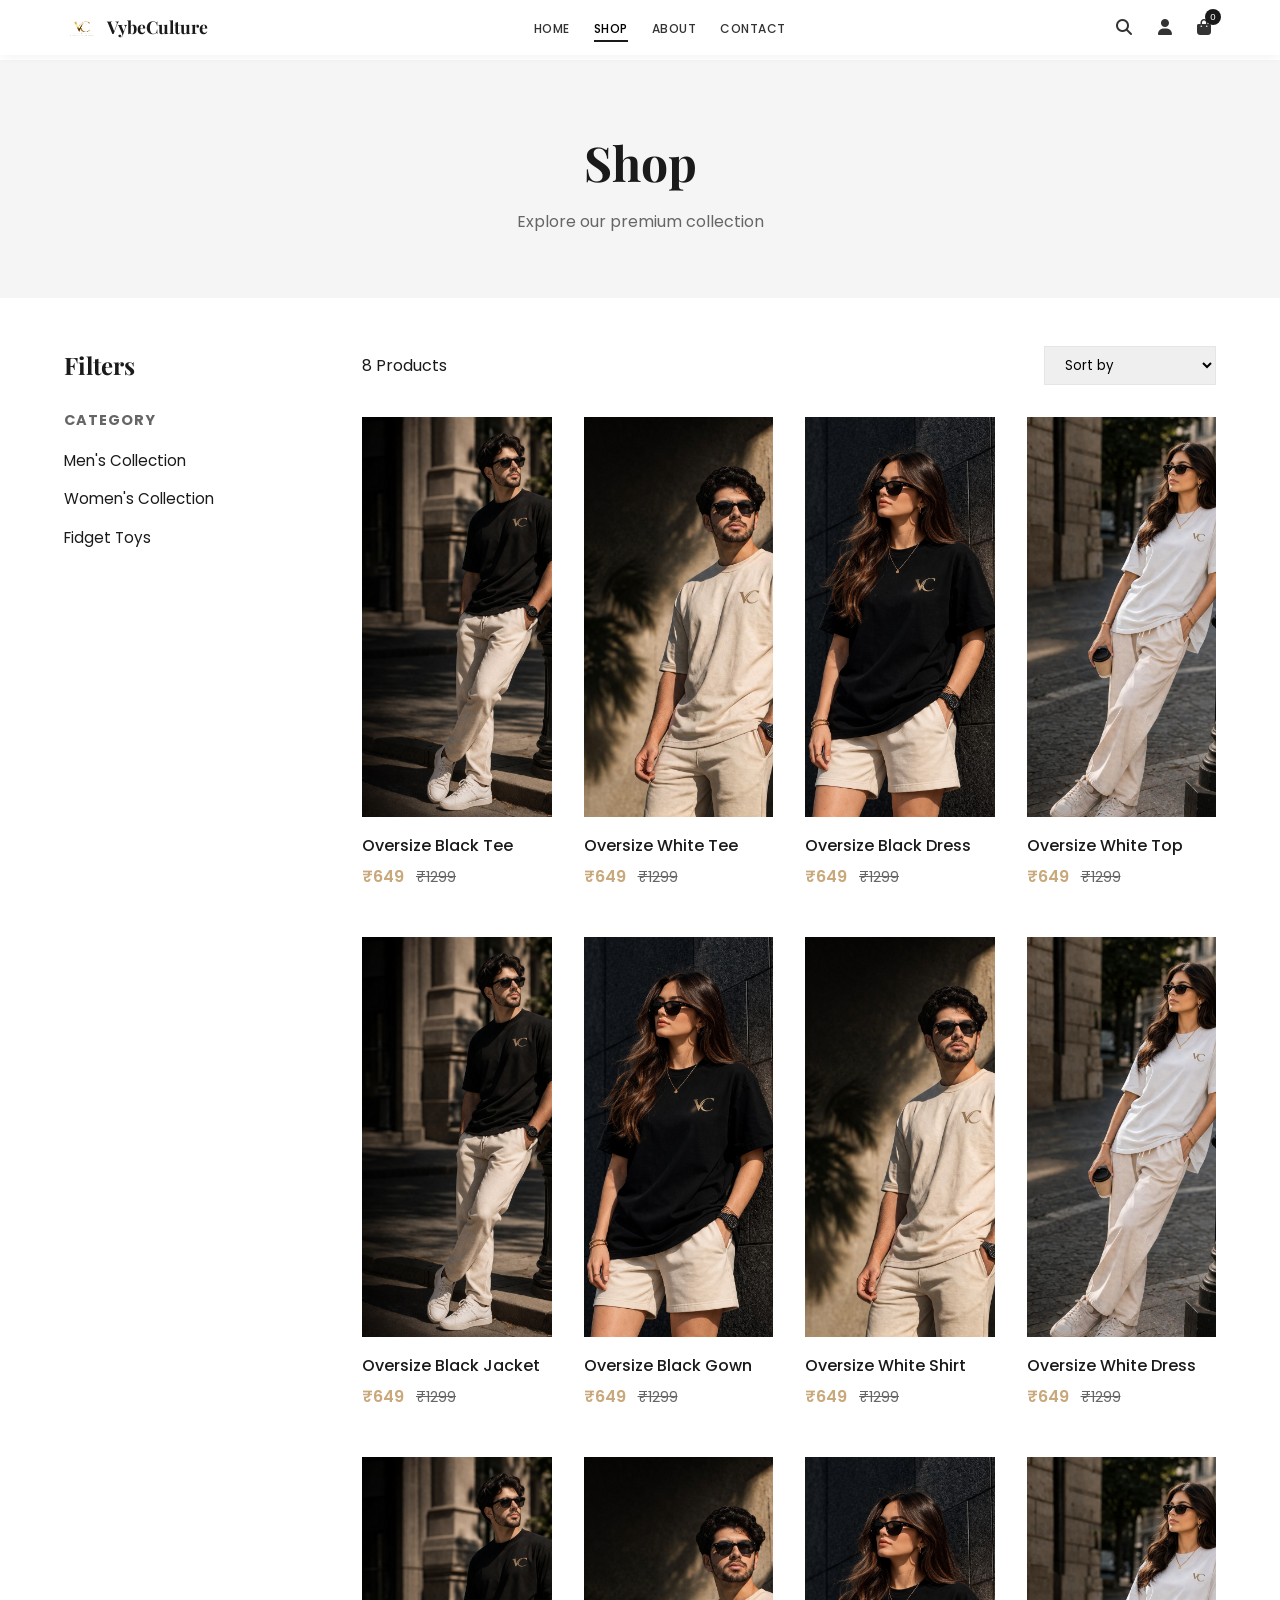
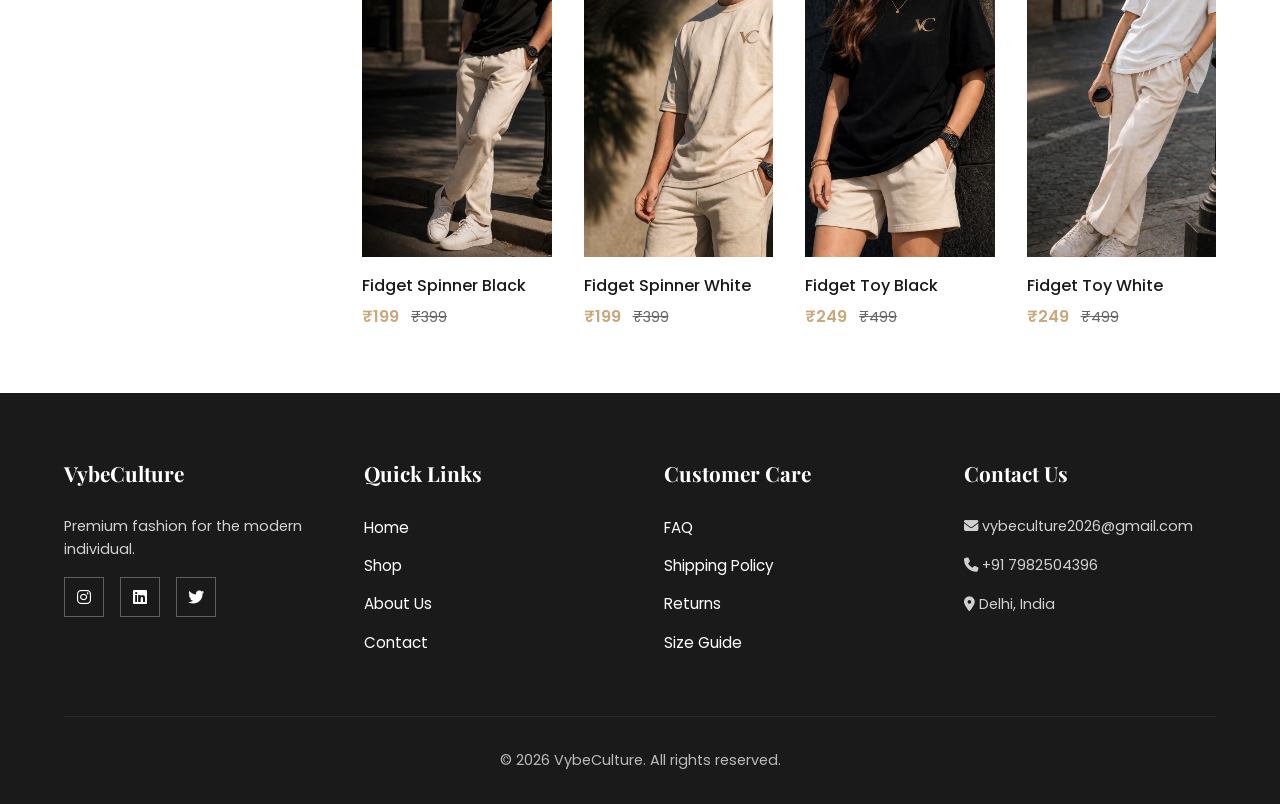
<file: products.html>
<!DOCTYPE html>
<html lang="en">
<head>
    <meta charset="UTF-8">
    <meta name="viewport" content="width=device-width, initial-scale=1.0">
    <title>Shop - Men's & Women's Oversize Collection | VybeCulture</title>
    <meta name="description" content="Shop VybeCulture's premium oversize t-shirts and fashion wear. Browse men's and women's collections at ₹649. Free shipping above ₹999.">
    <meta name="keywords" content="buy oversize t-shirts, mens clothing, womens fashion, shop online, Delhi">
    <link rel="icon" type="image/png" href="logo.png">
    <link rel="stylesheet" href="style.css">
    <link rel="preconnect" href="https://fonts.googleapis.com">
    <link rel="preconnect" href="https://fonts.gstatic.com" crossorigin>
    <link href="https://fonts.googleapis.com/css2?family=Playfair+Display:wght@400;600;700&family=Poppins:wght@300;400;500;600&display=swap" rel="stylesheet">
    <link rel="stylesheet" href="https://cdnjs.cloudflare.com/ajax/libs/font-awesome/6.4.0/css/all.min.css">
</head>
<body>
    <header>
        <nav class="navbar">
            <div class="logo">
                <img src="logo.png" alt="VybeCulture" style="height:35px;">
                <span>VybeCulture</span>
            </div>
            <ul class="nav-links">
                <li><a href="index.html">Home</a></li>
                <li><a href="products.html" class="active">Shop</a></li>
                <li><a href="about.html">About</a></li>
                <li><a href="contact.html">Contact</a></li>
            </ul>
            <div class="nav-icons">
                <button onclick="toggleSearch()"><i class="fas fa-search"></i></button>
                <button id="userBtn" onclick="handleUserClick()"><i class="fas fa-user"></i></button>
                <button onclick="toggleCart()"><i class="fas fa-shopping-bag"></i><span class="cart-count">0</span></button>
            </div>
            <div class="hamburger">
                <i class="fas fa-bars"></i>
            </div>
        </nav>
    </header>

    <section class="page-header">
        <h1>Shop</h1>
        <p>Explore our premium collection</p>
    </section>

    <section class="shop-content">
        <div class="filters">
            <h3>Filters</h3>
            <div class="filter-group">
                <h4>Category</h4>
                <ul>
                    <li><a href="#" onclick="filterProducts('men')">Men's Collection</a></li>
                    <li><a href="#" onclick="filterProducts('women')">Women's Collection</a></li>
                    <li><a href="#" onclick="filterProducts('fidget')">Fidget Toys</a></li>
                </ul>
            </div>
        </div>
        <div class="products-container">
            <div class="products-header">
                <span id="product-count">8 Products</span>
                <select id="sort-select" onchange="sortProducts(this.value)">
                    <option value="default">Sort by</option>
                    <option value="price-low">Price: Low to High</option>
                    <option value="price-high">Price: High to Low</option>
                    <option value="name">Name</option>
                </select>
            </div>
            <div class="product-grid" id="products-grid">
            </div>
        </div>
    </section>

    <footer>
        <div class="footer-content">
            <div class="footer-section">
                <h3>VybeCulture</h3>
                <p>Premium fashion for the modern individual.</p>
                <div class="social-links">
                    <a href="https://instagram.com/vybeculture_society" target="_blank"><i class="fab fa-instagram"></i></a>
                    <a href="https://www.linkedin.com/company/vybeculture/" target="_blank"><i class="fab fa-linkedin"></i></a>
                    <a href="https://twitter.com/vybe_culture" target="_blank"><i class="fab fa-twitter"></i></a>
                </div>
            </div>
            <div class="footer-section">
                <h3>Quick Links</h3>
                <ul>
                    <li><a href="index.html">Home</a></li>
                    <li><a href="products.html">Shop</a></li>
                    <li><a href="about.html">About Us</a></li>
                    <li><a href="contact.html">Contact</a></li>
                </ul>
            </div>
            <div class="footer-section">
                <h3>Customer Care</h3>
                <ul>
                    <li><a href="faq.html">FAQ</a></li>
                    <li><a href="shipping.html">Shipping Policy</a></li>
                    <li><a href="returns.html">Returns</a></li>
                    <li><a href="sizeguide.html">Size Guide</a></li>
                </ul>
            </div>
            <div class="footer-section">
                <h3>Contact Us</h3>
                <p><i class="fas fa-envelope"></i> vybeculture2026@gmail.com</p>
                <p><i class="fas fa-phone"></i> +91 7982504396</p>
                <p><i class="fas fa-map-marker-alt"></i> Delhi, India</p>
            </div>
        </div>
        <div class="footer-bottom">
            <p>&copy; 2026 VybeCulture. All rights reserved.</p>
        </div>
    </footer>

    <div class="cart-sidebar" id="cart-sidebar">
        <div class="cart-header">
            <h3>Your Cart</h3>
            <button class="close-cart" onclick="toggleCart()">&times;</button>
        </div>
        <div class="cart-items" id="cart-items">
        </div>
        <div class="cart-footer">
            <div class="cart-total">
                <span>Total:</span>
                <span id="cart-total">₹0</span>
            </div>
            <button class="checkout-btn" onclick="checkout()">Checkout</button>
        </div>
    </div>
    <div class="overlay" id="overlay" onclick="toggleCart()"></div>

    <div class="search-modal" id="searchModal">
        <div class="search-box">
            <button class="close-search" onclick="toggleSearch()">&times;</button>
            <input type="text" id="searchInput" placeholder="Search products..." onkeyup="searchProducts(event)">
            <div class="search-results" id="searchResults"></div>
        </div>
    </div>

    <script src="script.js"></script>
    <script>
        document.addEventListener('DOMContentLoaded', () => {
            const urlParams = new URLSearchParams(window.location.search);
            const category = urlParams.get('category');
            renderProducts(category);
            updateCartUI();
            
            const hamburger = document.querySelector('.hamburger');
            const navLinks = document.querySelector('.nav-links');
            if (hamburger && navLinks) {
                hamburger.addEventListener('click', () => {
                    navLinks.style.display = navLinks.style.display === 'flex' ? 'none' : 'flex';
                });
            }
        });
        
        function filterProducts(category) {
            if (category === 'all') {
                window.location.href = 'products.html';
            } else {
                window.location.href = `products.html?category=${category}`;
            }
        }
        
        function sortProducts(value) {
            console.log('Sort:', value);
        }
    </script>
</body>
</html>
</file>
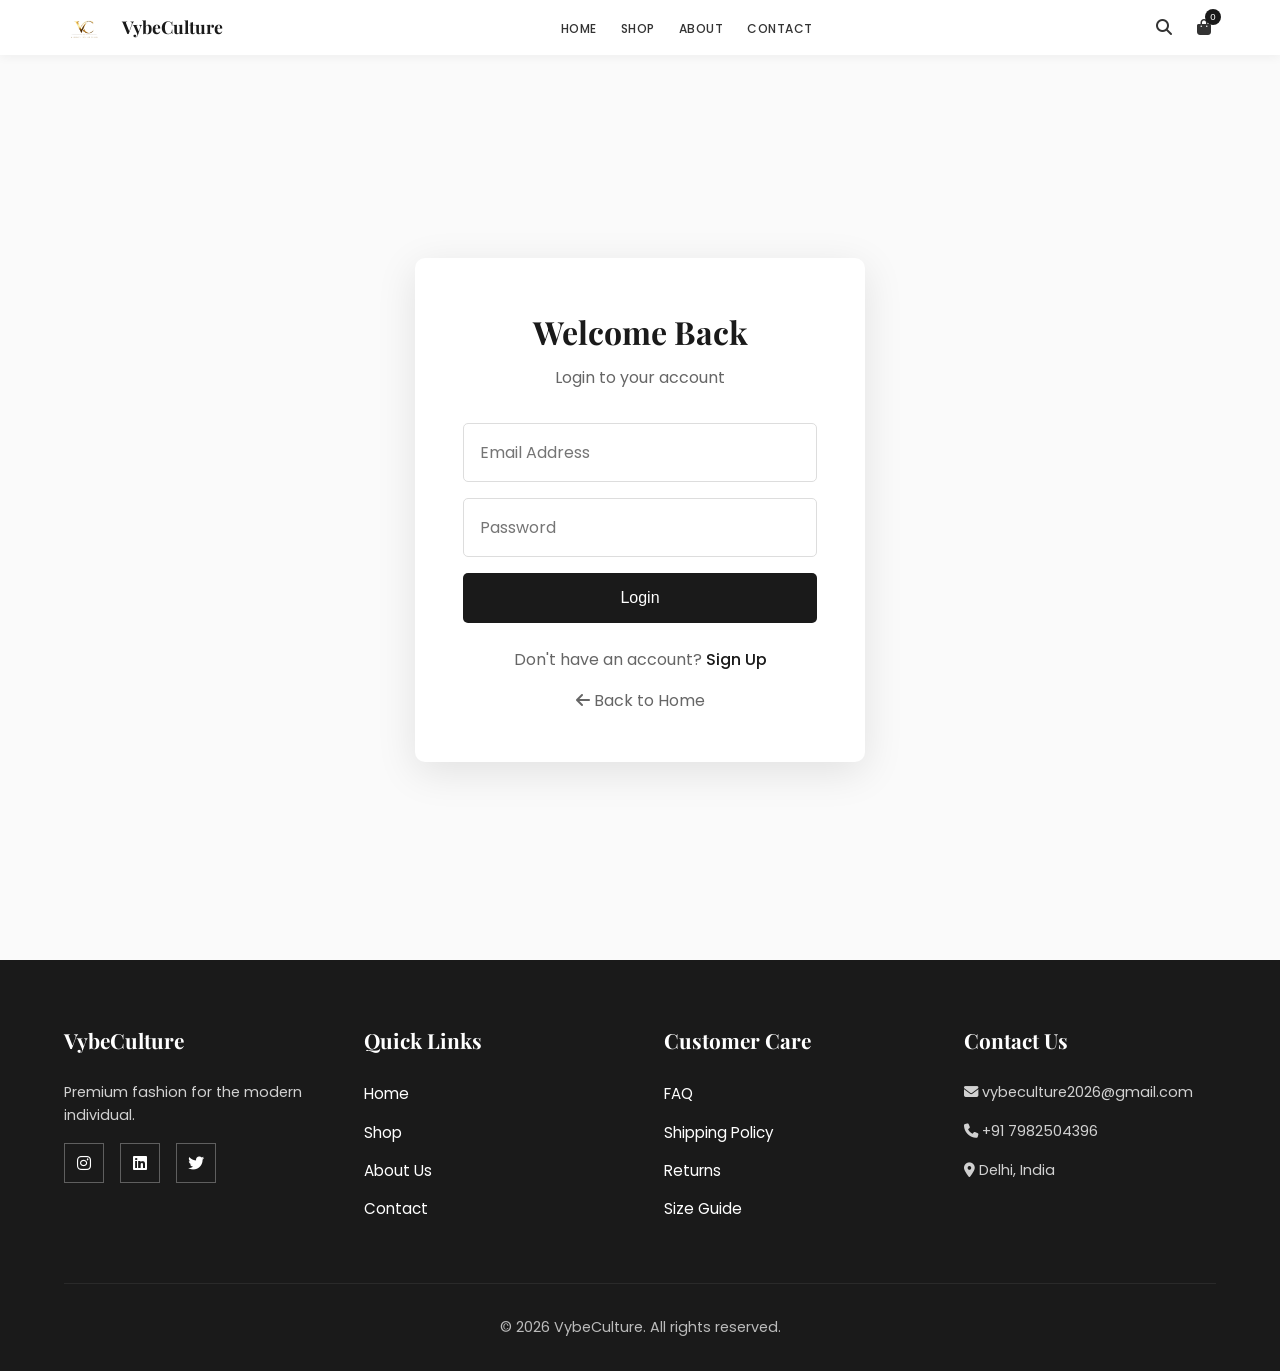
<file: profile.html>
<!DOCTYPE html>
<html lang="en">
<head>
    <meta charset="UTF-8">
    <meta name="viewport" content="width=device-width, initial-scale=1.0">
    <title>My Profile - VybeCulture</title>
    <link rel="stylesheet" href="style.css">
    <link rel="preconnect" href="https://fonts.googleapis.com">
    <link rel="preconnect" href="https://fonts.gstatic.com" crossorigin>
    <link href="https://fonts.googleapis.com/css2?family=Playfair+Display:wght@400;600;700&family=Poppins:wght@300;400;500;600&display=swap" rel="stylesheet">
    <link rel="stylesheet" href="https://cdnjs.cloudflare.com/ajax/libs/font-awesome/6.4.0/css/all.min.css">
    <style>
        * { margin: 0; padding: 0; box-sizing: border-box; }
        body { font-family: 'Poppins', sans-serif; background: #fafafa; }
        
        .profile-container {
            max-width: 1000px;
            margin: 100px auto 2rem;
            padding: 0 2rem;
        }
        
        .profile-header {
            display: flex;
            justify-content: space-between;
            align-items: center;
            margin-bottom: 2rem;
        }
        
        .profile-header h1 {
            font-family: 'Playfair Display', serif;
        }
        
        .logout-btn {
            padding: 0.7rem 1.5rem;
            background: #e74c3c;
            color: white;
            border: none;
            cursor: pointer;
            border-radius: 5px;
            font-family: 'Poppins', sans-serif;
        }
        
        .profile-grid {
            display: grid;
            grid-template-columns: 1fr 2fr;
            gap: 2rem;
        }
        
        .profile-card {
            background: white;
            padding: 2rem;
            border-radius: 10px;
            box-shadow: 0 2px 10px rgba(0,0,0,0.05);
        }
        
        .profile-card h2 {
            font-family: 'Playfair Display', serif;
            margin-bottom: 1.5rem;
            font-size: 1.3rem;
        }
        
        .info-item {
            margin-bottom: 1rem;
        }
        
        .info-item label {
            display: block;
            font-size: 0.85rem;
            color: #666;
            margin-bottom: 0.3rem;
        }
        
        .info-item p {
            font-weight: 500;
        }
        
        .orders-list {
            display: flex;
            flex-direction: column;
            gap: 1rem;
        }
        
        .order-item {
            background: white;
            padding: 1.5rem;
            border-radius: 10px;
            box-shadow: 0 2px 10px rgba(0,0,0,0.05);
        }
        
        .order-header {
            display: flex;
            justify-content: space-between;
            margin-bottom: 1rem;
            padding-bottom: 0.5rem;
            border-bottom: 1px solid #eee;
        }
        
        .order-id { font-weight: 600; }
        
        .order-status {
            padding: 0.3rem 0.8rem;
            border-radius: 20px;
            font-size: 0.8rem;
            font-weight: 500;
        }
        
        .status-pending { background: #fff3cd; color: #856404; }
        .status-confirmed { background: #cce5ff; color: #004085; }
        .status-shipped { background: #d4edda; color: #155724; }
        .status-delivered { background: #d1ecf1; color: #0c5460; }
        
        .order-items-list {
            margin: 1rem 0;
        }
        
        .order-item-product {
            display: flex;
            justify-content: space-between;
            padding: 0.5rem 0;
            font-size: 0.9rem;
        }
        
        .order-total {
            text-align: right;
            font-weight: 600;
            font-size: 1.1rem;
            padding-top: 1rem;
            border-top: 1px solid #eee;
        }
        
        .no-orders {
            text-align: center;
            padding: 2rem;
            color: #666;
        }
    </style>
</head>
<body>
    <header>
        <nav class="navbar">
            <div class="logo">
                    <img src="logo.png" alt="VybeCulture" style="height:40px; vertical-align:middle;">
                    <span style="margin-left:10px;">VybeCulture</span>
                </div>
            <ul class="nav-links">
                <li><a href="index.html">Home</a></li>
                <li><a href="products.html">Shop</a></li>
                <li><a href="about.html">About</a></li>
                <li><a href="contact.html">Contact</a></li>
            </ul>
            <div class="nav-icons">
                <button class="user-btn" id="userBtn" onclick="handleUserClick()">
                    <i class="fas fa-user"></i>
                </button>
                <button class="cart-btn" onclick="toggleCart()">
                    <i class="fas fa-shopping-bag"></i>
                    <span class="cart-count">0</span>
                </button>
            </div>
            <div class="hamburger">
                <i class="fas fa-bars"></i>
            </div>
        </nav>
    </header>
    
    <div class="profile-container">
        <div class="profile-header">
            <h1>My Profile</h1>
            <button class="logout-btn" onclick="logout()">Logout</button>
        </div>
        
        <div class="profile-grid">
            <div class="profile-card">
                <h2>Personal Information</h2>
                <div class="info-item">
                    <label>Name</label>
                    <p id="userName">-</p>
                </div>
                <div class="info-item">
                    <label>Email</label>
                    <p id="userEmail">-</p>
                </div>
                <div class="info-item">
                    <label>Phone</label>
                    <p id="userPhone">-</p>
                </div>
                <div class="info-item">
                    <label>Address</label>
                    <p id="userAddress">-</p>
                </div>
            </div>
            
            <div class="profile-card">
                <h2>My Orders</h2>
                <div class="orders-list" id="ordersList">
                </div>
            </div>
        </div>
    </div>

    <script src="script.js"></script>
    <div class="search-modal" id="searchModal">
        <div class="search-box">
            <button class="close-search" onclick="toggleSearch()">&times;</button>
            <input type="text" id="searchInput" placeholder="Search products..." onkeyup="searchProducts(event)">
            <div class="search-results" id="searchResults"></div>
        </div>
    </div>
    <script>
        // Check if logged in
        const user = localStorage.getItem('currentUser');
        if (!user) {
            window.location.href = 'login.html';
        }
        
        const userData = JSON.parse(user);
        
        document.getElementById('userName').textContent = userData.name;
        document.getElementById('userEmail').textContent = userData.email;
        document.getElementById('userPhone').textContent = userData.phone || '-';
        document.getElementById('userAddress').textContent = userData.address || '-';
        
        // Get orders for this user
        const orders = JSON.parse(localStorage.getItem('orders')) || [];
        const userOrders = orders.filter(o => o.items && o.items.length > 0);
        
        const ordersList = document.getElementById('ordersList');
        
        if (userOrders.length === 0) {
            ordersList.innerHTML = '<div class="no-orders">No orders yet</div>';
        } else {
            ordersList.innerHTML = userOrders.reverse().map(order => {
                const statusClass = 'status-' + order.status.toLowerCase();
                const itemsHtml = order.items.map(item => `
                    <div class="order-item-product">
                        <span>${item.name} x${item.quantity} (Size: ${item.size || 'M'})</span>
                        <span>₹${item.price * item.quantity}</span>
                    </div>
                `).join('');
                
                return `
                    <div class="order-item">
                        <div class="order-header">
                            <span class="order-id">${order.orderId}</span>
                            <span class="order-status ${statusClass}">${order.status}</span>
                        </div>
                        <p style="color:#666;font-size:0.9rem;">Date: ${order.date}</p>
                        <div class="order-items-list">${itemsHtml}</div>
                        <div class="order-total">Total: ₹${order.total}</div>
                    </div>
                `;
            }).join('');
        }
        
        updateCartUI();
    </script>
    <footer>
        <div class="footer-content">
            <div class="footer-section">
                <h3>VybeCulture</h3>
                <p>Premium fashion for the modern individual.</p>
                <div class="social-links">
                    <a href="https://instagram.com/vybeculture_society" target="_blank"><i class="fab fa-instagram"></i></a>
                    <a href="https://www.linkedin.com/company/vybeculture/" target="_blank"><i class="fab fa-linkedin"></i></a>
                    <a href="https://twitter.com/vybe_culture" target="_blank"><i class="fab fa-twitter"></i></a>
                </div>
            </div>
            <div class="footer-section">
                <h3>Quick Links</h3>
                <ul>
                    <li><a href="index.html">Home</a></li>
                    <li><a href="products.html">Shop</a></li>
                    <li><a href="about.html">About Us</a></li>
                    <li><a href="contact.html">Contact</a></li>
                </ul>
            </div>
            <div class="footer-section">
                <h3>Customer Care</h3>
                <ul>
                    <li><a href="faq.html">FAQ</a></li>
                    <li><a href="shipping.html">Shipping Policy</a></li>
                    <li><a href="returns.html">Returns</a></li>
                    <li><a href="sizeguide.html">Size Guide</a></li>
                </ul>
            </div>
            <div class="footer-section">
                <h3>Contact Us</h3>
                <p><i class="fas fa-envelope"></i> vybeculture2026@gmail.com</p>
                <p><i class="fas fa-phone"></i> +91 7982504396</p>
                <p><i class="fas fa-map-marker-alt"></i> Delhi, India</p>
            </div>
        </div>
        <div class="footer-bottom">
            <p>&copy; 2026 VybeCulture. All rights reserved.</p>
        </div>
    </footer>
</body>
</html>
</file>
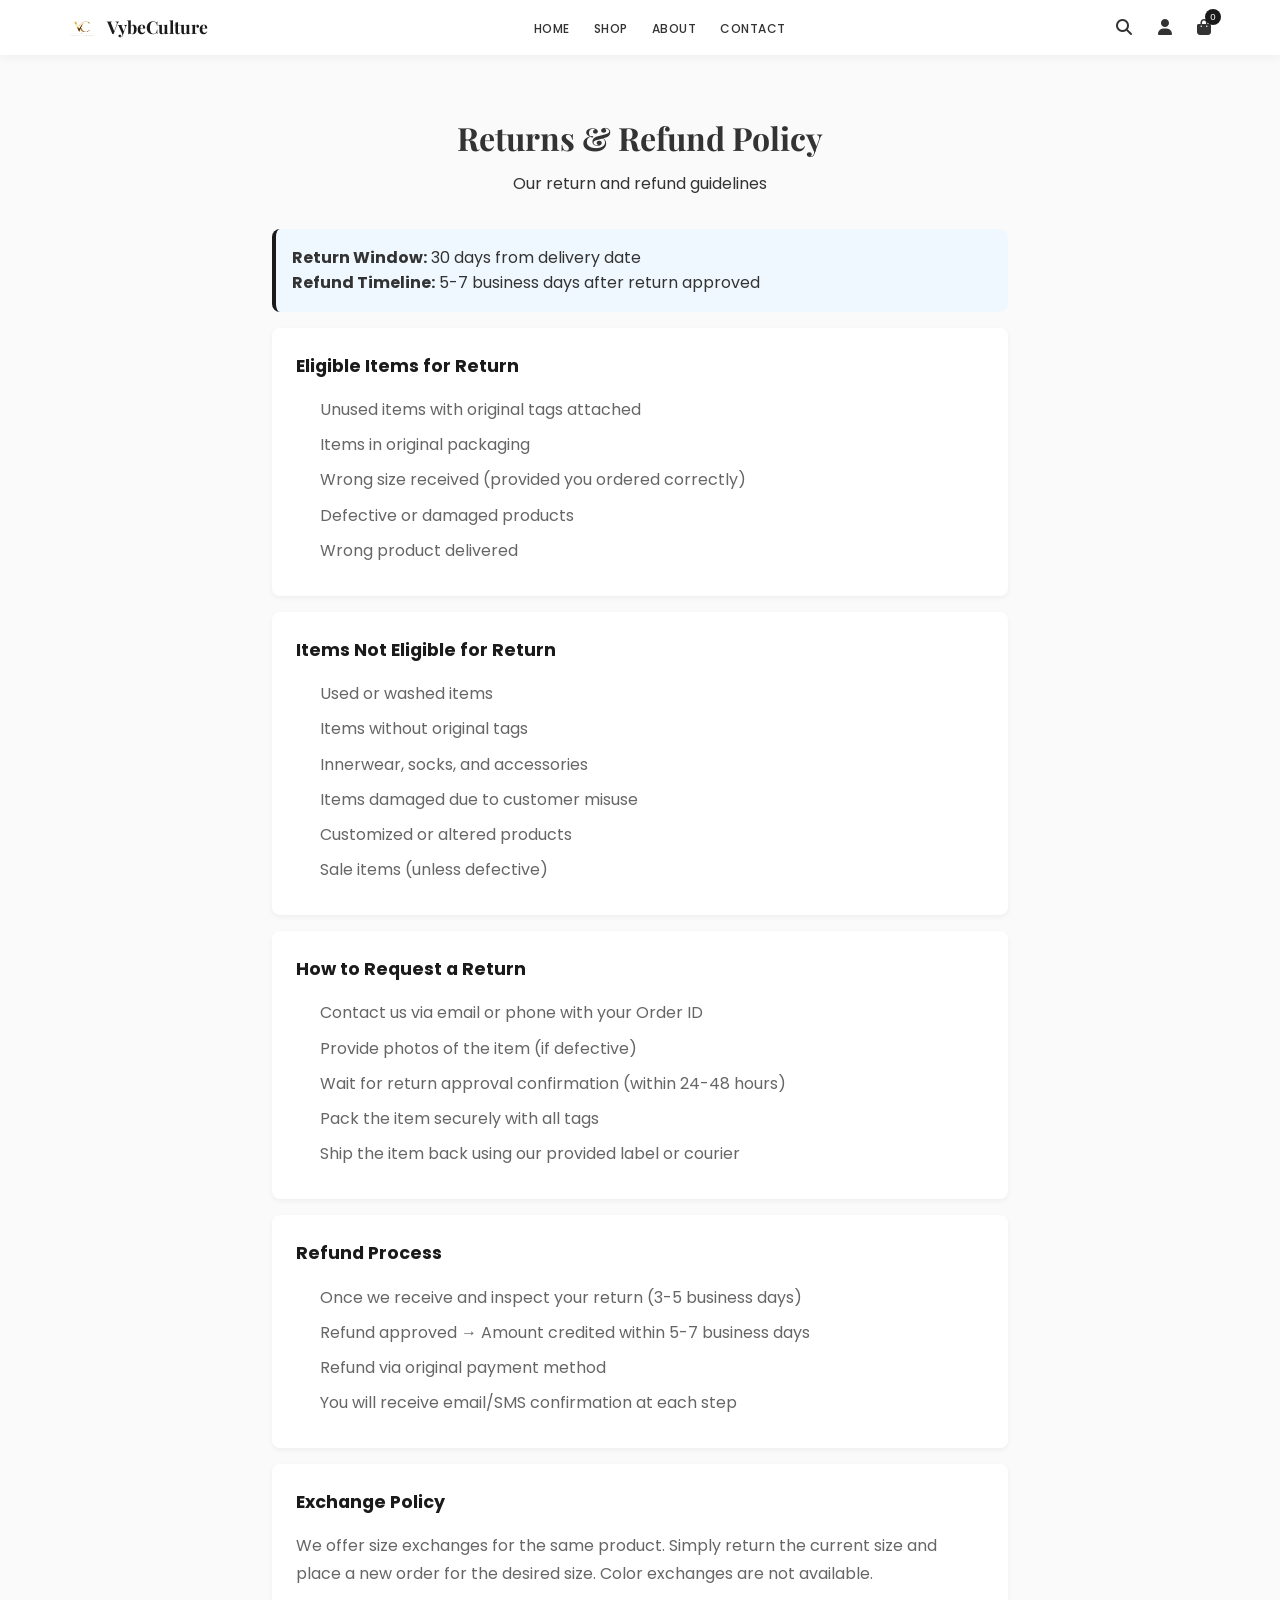
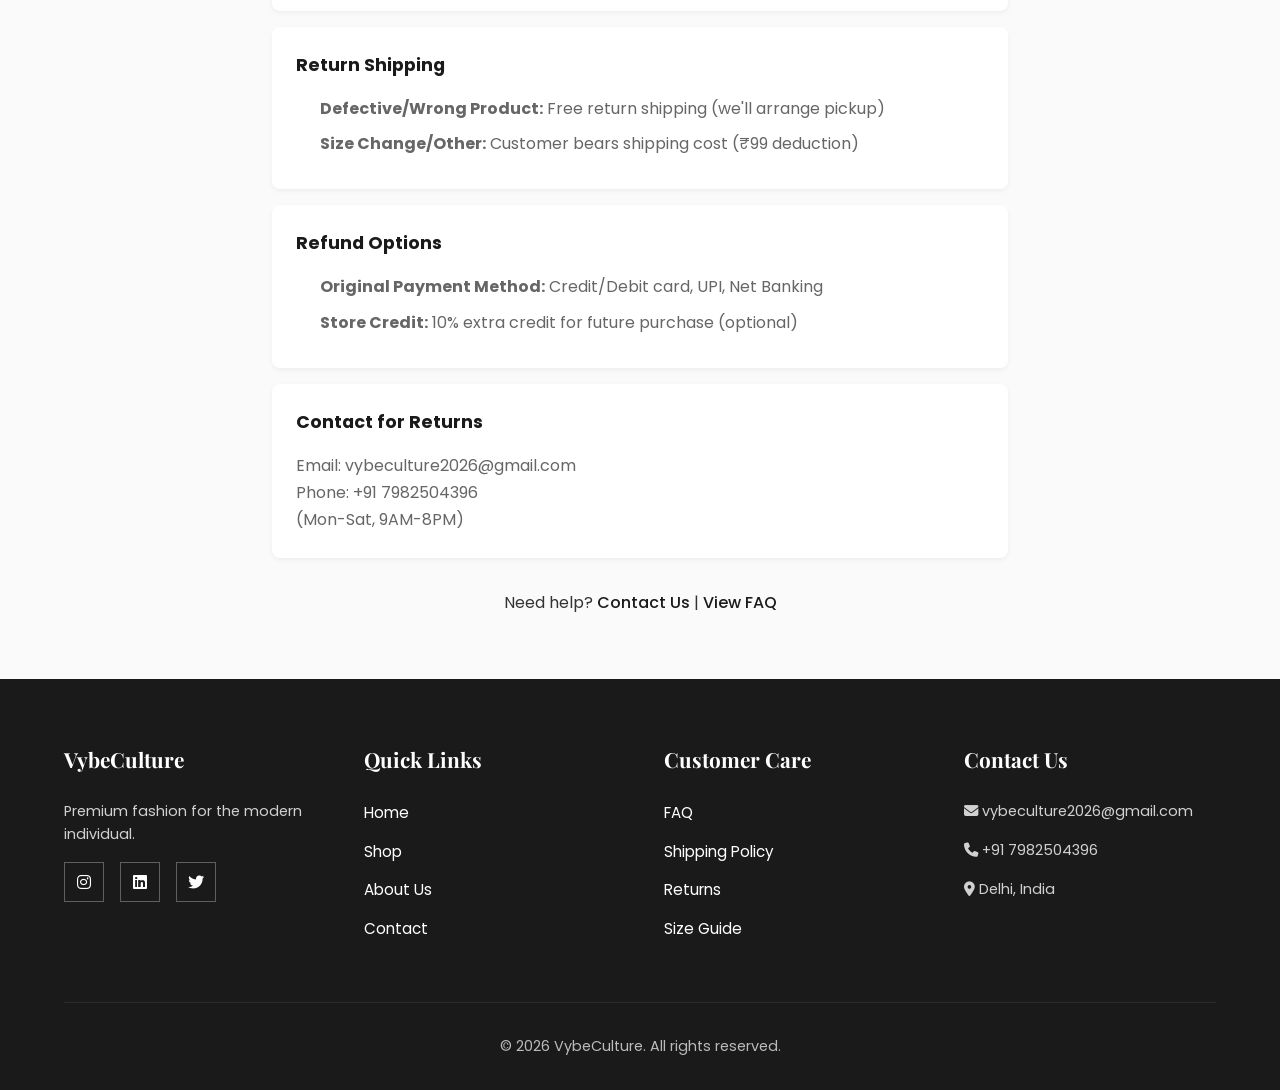
<file: returns.html>
<!DOCTYPE html>
<html lang="en">
<head>
    <meta charset="UTF-8">
    <meta name="viewport" content="width=device-width, initial-scale=1.0">
    <title>Returns & Refund Policy - VybeCulture</title>
    <link rel="stylesheet" href="style.css">
    <link rel="preconnect" href="https://fonts.googleapis.com">
    <link rel="preconnect" href="https://fonts.gstatic.com" crossorigin>
    <link href="https://fonts.googleapis.com/css2?family=Playfair+Display:wght@400;600;700&family=Poppins:wght@300;400;500;600&display=swap" rel="stylesheet">
    <link rel="stylesheet" href="https://cdnjs.cloudflare.com/ajax/libs/font-awesome/6.4.0/css/all.min.css">
    <style>
        * { margin: 0; padding: 0; box-sizing: border-box; }
        body { font-family: 'Poppins', sans-serif; background: #fafafa; color: #333; }
        
        .policy-container {
            max-width: 800px;
            margin: 80px auto 2rem;
            padding: 2rem;
        }
        
        .policy-header {
            text-align: center;
            margin-bottom: 2rem;
        }
        
        .policy-header h1 {
            font-family: 'Playfair Display', serif;
            font-size: 2rem;
            margin-bottom: 0.5rem;
        }
        
        .policy-section {
            background: white;
            padding: 1.5rem;
            margin-bottom: 1rem;
            border-radius: 8px;
            box-shadow: 0 2px 5px rgba(0,0,0,0.05);
        }
        
        .policy-section h2 {
            font-size: 1.1rem;
            margin-bottom: 1rem;
            color: #1a1a1a;
        }
        
        .policy-section p, .policy-section ul {
            color: #666;
            line-height: 1.7;
        }
        
        .policy-section ul {
            padding-left: 1.5rem;
        }
        
        .policy-section li {
            margin-bottom: 0.5rem;
        }
        
        .highlight-box {
            background: #f0f8ff;
            padding: 1rem;
            border-radius: 8px;
            margin-bottom: 1rem;
            border-left: 4px solid #1a1a1a;
        }
        
        .contact-link {
            text-align: center;
            margin-top: 2rem;
        }
        
        .contact-link a {
            color: #1a1a1a;
            font-weight: 500;
        }
    </style>
</head>
<body>
    <header>
        <nav class="navbar">
            <div class="logo">
                <img src="logo.png" alt="VybeCulture" style="height:35px;">
                <span>VybeCulture</span>
            </div>
            <ul class="nav-links">
                <li><a href="index.html">Home</a></li>
                <li><a href="products.html">Shop</a></li>
                <li><a href="about.html">About</a></li>
                <li><a href="contact.html">Contact</a></li>
            </ul>
            <div class="nav-icons">
                <button onclick="toggleSearch()"><i class="fas fa-search"></i></button>
                <button id="userBtn" onclick="handleUserClick()"><i class="fas fa-user"></i></button>
                <button onclick="toggleCart()"><i class="fas fa-shopping-bag"></i><span class="cart-count">0</span></button>
            </div>
            <div class="hamburger">
                <i class="fas fa-bars"></i>
            </div>
        </nav>
    </header>
    
    <div class="policy-container">
        <div class="policy-header">
            <h1>Returns & Refund Policy</h1>
            <p>Our return and refund guidelines</p>
        </div>
        
        <div class="highlight-box">
            <strong>Return Window:</strong> 30 days from delivery date<br>
            <strong>Refund Timeline:</strong> 5-7 business days after return approved
        </div>
        
        <div class="policy-section">
            <h2>Eligible Items for Return</h2>
            <ul>
                <li>Unused items with original tags attached</li>
                <li>Items in original packaging</li>
                <li>Wrong size received (provided you ordered correctly)</li>
                <li>Defective or damaged products</li>
                <li>Wrong product delivered</li>
            </ul>
        </div>
        
        <div class="policy-section">
            <h2>Items Not Eligible for Return</h2>
            <ul>
                <li>Used or washed items</li>
                <li>Items without original tags</li>
                <li>Innerwear, socks, and accessories</li>
                <li>Items damaged due to customer misuse</li>
                <li>Customized or altered products</li>
                <li>Sale items (unless defective)</li>
            </ul>
        </div>
        
        <div class="policy-section">
            <h2>How to Request a Return</h2>
            <ul>
                <li>Contact us via email or phone with your Order ID</li>
                <li>Provide photos of the item (if defective)</li>
                <li>Wait for return approval confirmation (within 24-48 hours)</li>
                <li>Pack the item securely with all tags</li>
                <li>Ship the item back using our provided label or courier</li>
            </ul>
        </div>
        
        <div class="policy-section">
            <h2>Refund Process</h2>
            <ul>
                <li>Once we receive and inspect your return (3-5 business days)</li>
                <li>Refund approved → Amount credited within 5-7 business days</li>
                <li>Refund via original payment method</li>
                <li>You will receive email/SMS confirmation at each step</li>
            </ul>
        </div>
        
        <div class="policy-section">
            <h2>Exchange Policy</h2>
            <p>We offer size exchanges for the same product. Simply return the current size and place a new order for the desired size. Color exchanges are not available.</p>
        </div>
        
        <div class="policy-section">
            <h2>Return Shipping</h2>
            <ul>
                <li><strong>Defective/Wrong Product:</strong> Free return shipping (we'll arrange pickup)</li>
                <li><strong>Size Change/Other:</strong> Customer bears shipping cost (₹99 deduction)</li>
            </ul>
        </div>
        
        <div class="policy-section">
            <h2>Refund Options</h2>
            <ul>
                <li><strong>Original Payment Method:</strong> Credit/Debit card, UPI, Net Banking</li>
                <li><strong>Store Credit:</strong> 10% extra credit for future purchase (optional)</li>
            </ul>
        </div>
        
        <div class="policy-section">
            <h2>Contact for Returns</h2>
            <p>Email: vybeculture2026@gmail.com<br>
            Phone: +91 7982504396<br>
            (Mon-Sat, 9AM-8PM)</p>
        </div>
        
        <div class="contact-link">
            <p>Need help? <a href="contact.html">Contact Us</a> | <a href="faq.html">View FAQ</a></p>
        </div>
    </div>

    <script src="script.js"></script>
    <script>
        document.addEventListener('DOMContentLoaded', () => {
            updateCartUI();
            updateUserIcon();
            const hamburger = document.querySelector('.hamburger');
            const navLinks = document.querySelector('.nav-links');
            if (hamburger && navLinks) {
                hamburger.addEventListener('click', () => {
                    navLinks.style.display = navLinks.style.display === 'flex' ? 'none' : 'flex';
                });
            }
        });
    </script>
    <footer>
        <div class="footer-content">
            <div class="footer-section">
                <h3>VybeCulture</h3>
                <p>Premium fashion for the modern individual.</p>
                <div class="social-links">
                    <a href="https://instagram.com/vybeculture_society" target="_blank"><i class="fab fa-instagram"></i></a>
                    <a href="https://www.linkedin.com/company/vybeculture/" target="_blank"><i class="fab fa-linkedin"></i></a>
                    <a href="https://twitter.com/vybe_culture" target="_blank"><i class="fab fa-twitter"></i></a>
                </div>
            </div>
            <div class="footer-section">
                <h3>Quick Links</h3>
                <ul>
                    <li><a href="index.html">Home</a></li>
                    <li><a href="products.html">Shop</a></li>
                    <li><a href="about.html">About Us</a></li>
                    <li><a href="contact.html">Contact</a></li>
                </ul>
            </div>
            <div class="footer-section">
                <h3>Customer Care</h3>
                <ul>
                    <li><a href="faq.html">FAQ</a></li>
                    <li><a href="shipping.html">Shipping Policy</a></li>
                    <li><a href="returns.html">Returns</a></li>
                    <li><a href="sizeguide.html">Size Guide</a></li>
                </ul>
            </div>
            <div class="footer-section">
                <h3>Contact Us</h3>
                <p><i class="fas fa-envelope"></i> vybeculture2026@gmail.com</p>
                <p><i class="fas fa-phone"></i> +91 7982504396</p>
                <p><i class="fas fa-map-marker-alt"></i> Delhi, India</p>
            </div>
        </div>
        <div class="footer-bottom">
            <p>&copy; 2026 VybeCulture. All rights reserved.</p>
        </div>
    </footer>
</body>
</html>
</file>
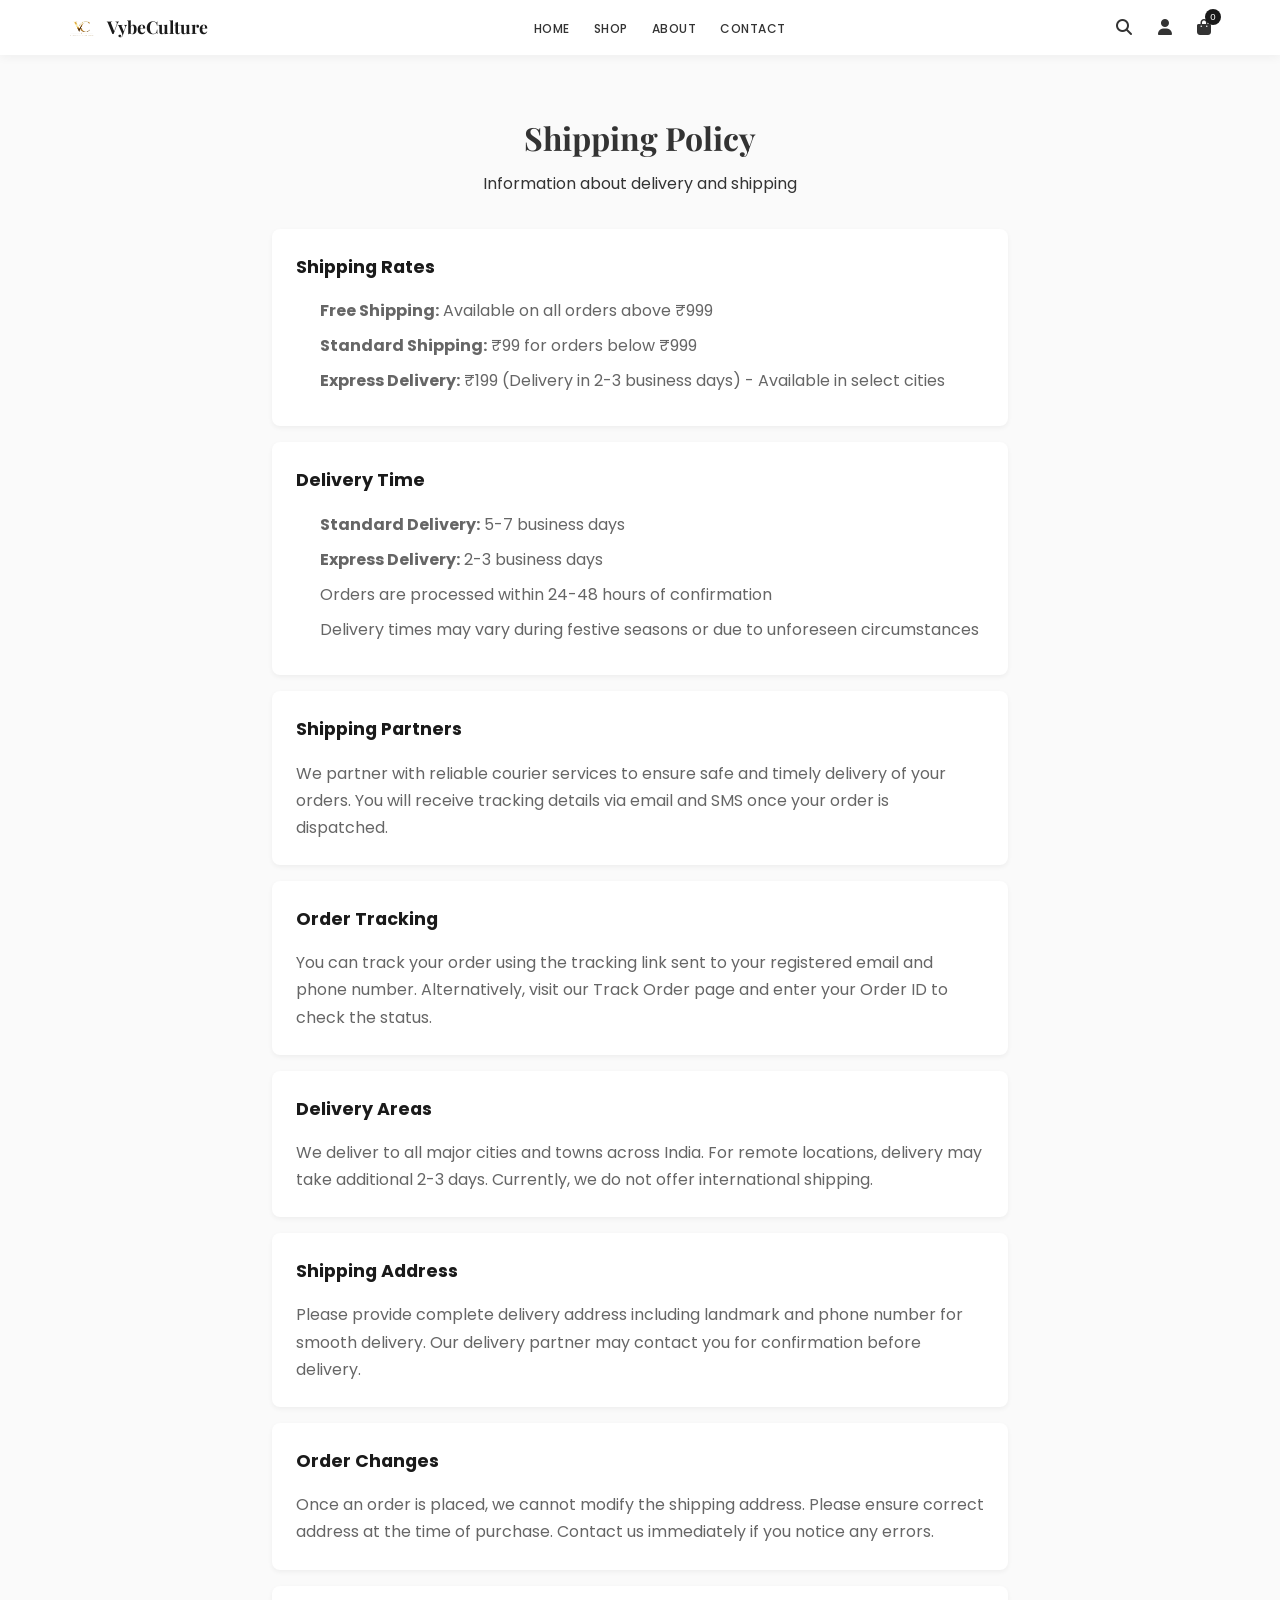
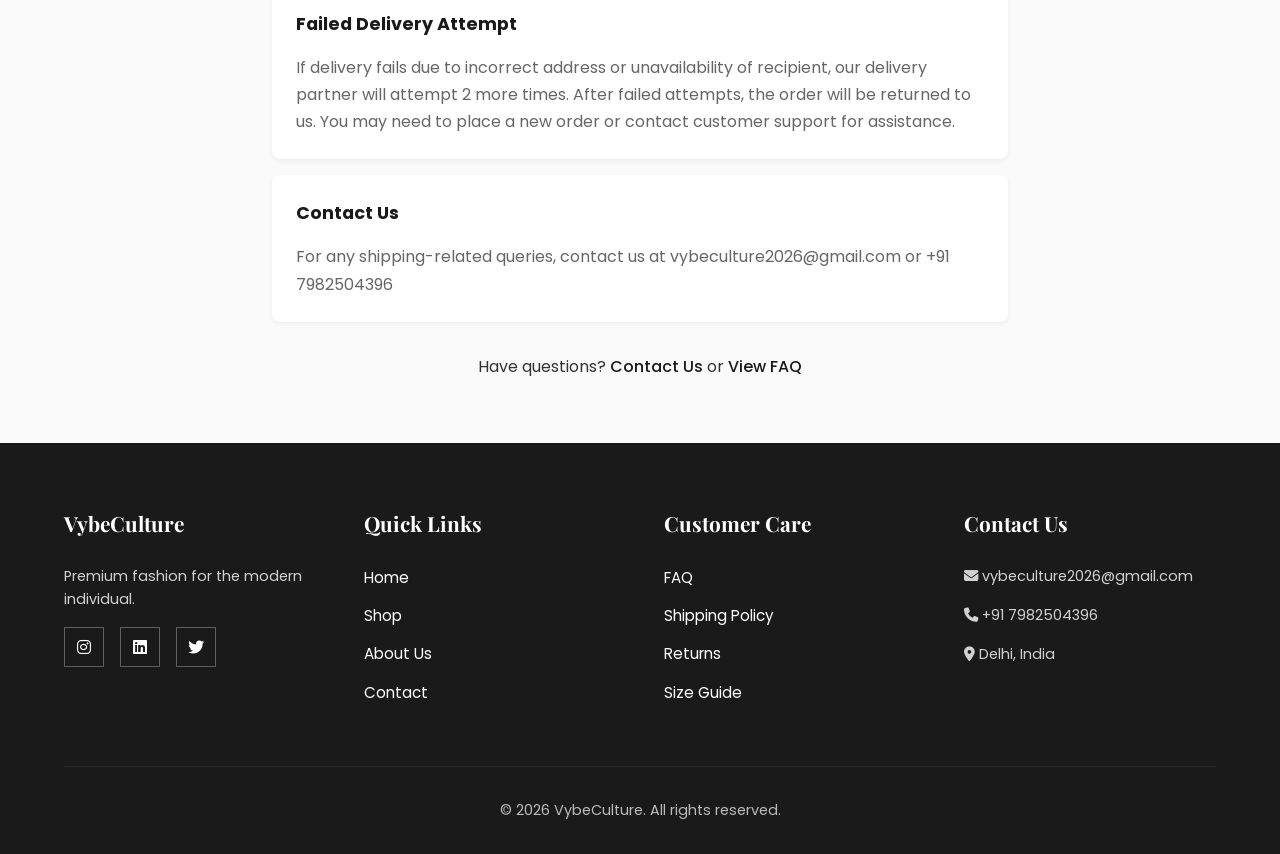
<file: shipping.html>
<!DOCTYPE html>
<html lang="en">
<head>
    <meta charset="UTF-8">
    <meta name="viewport" content="width=device-width, initial-scale=1.0">
    <title>Shipping Policy - VybeCulture</title>
    <link rel="stylesheet" href="style.css">
    <link rel="preconnect" href="https://fonts.googleapis.com">
    <link rel="preconnect" href="https://fonts.gstatic.com" crossorigin>
    <link href="https://fonts.googleapis.com/css2?family=Playfair+Display:wght@400;600;700&family=Poppins:wght@300;400;500;600&display=swap" rel="stylesheet">
    <link rel="stylesheet" href="https://cdnjs.cloudflare.com/ajax/libs/font-awesome/6.4.0/css/all.min.css">
    <style>
        * { margin: 0; padding: 0; box-sizing: border-box; }
        body { font-family: 'Poppins', sans-serif; background: #fafafa; color: #333; }
        
        .policy-container {
            max-width: 800px;
            margin: 80px auto 2rem;
            padding: 2rem;
        }
        
        .policy-header {
            text-align: center;
            margin-bottom: 2rem;
        }
        
        .policy-header h1 {
            font-family: 'Playfair Display', serif;
            font-size: 2rem;
            margin-bottom: 0.5rem;
        }
        
        .policy-section {
            background: white;
            padding: 1.5rem;
            margin-bottom: 1rem;
            border-radius: 8px;
            box-shadow: 0 2px 5px rgba(0,0,0,0.05);
        }
        
        .policy-section h2 {
            font-size: 1.1rem;
            margin-bottom: 1rem;
            color: #1a1a1a;
        }
        
        .policy-section p, .policy-section ul {
            color: #666;
            line-height: 1.7;
        }
        
        .policy-section ul {
            padding-left: 1.5rem;
        }
        
        .policy-section li {
            margin-bottom: 0.5rem;
        }
        
        .contact-link {
            text-align: center;
            margin-top: 2rem;
        }
        
        .contact-link a {
            color: #1a1a1a;
            font-weight: 500;
        }
    </style>
</head>
<body>
    <header>
        <nav class="navbar">
            <div class="logo">
                <img src="logo.png" alt="VybeCulture" style="height:35px;">
                <span>VybeCulture</span>
            </div>
            <ul class="nav-links">
                <li><a href="index.html">Home</a></li>
                <li><a href="products.html">Shop</a></li>
                <li><a href="about.html">About</a></li>
                <li><a href="contact.html">Contact</a></li>
            </ul>
            <div class="nav-icons">
                <button onclick="toggleSearch()"><i class="fas fa-search"></i></button>
                <button id="userBtn" onclick="handleUserClick()"><i class="fas fa-user"></i></button>
                <button onclick="toggleCart()"><i class="fas fa-shopping-bag"></i><span class="cart-count">0</span></button>
            </div>
            <div class="hamburger">
                <i class="fas fa-bars"></i>
            </div>
        </nav>
    </header>
    
    <div class="policy-container">
        <div class="policy-header">
            <h1>Shipping Policy</h1>
            <p>Information about delivery and shipping</p>
        </div>
        
        <div class="policy-section">
            <h2>Shipping Rates</h2>
            <ul>
                <li><strong>Free Shipping:</strong> Available on all orders above ₹999</li>
                <li><strong>Standard Shipping:</strong> ₹99 for orders below ₹999</li>
                <li><strong>Express Delivery:</strong> ₹199 (Delivery in 2-3 business days) - Available in select cities</li>
            </ul>
        </div>
        
        <div class="policy-section">
            <h2>Delivery Time</h2>
            <ul>
                <li><strong>Standard Delivery:</strong> 5-7 business days</li>
                <li><strong>Express Delivery:</strong> 2-3 business days</li>
                <li>Orders are processed within 24-48 hours of confirmation</li>
                <li>Delivery times may vary during festive seasons or due to unforeseen circumstances</li>
            </ul>
        </div>
        
        <div class="policy-section">
            <h2>Shipping Partners</h2>
            <p>We partner with reliable courier services to ensure safe and timely delivery of your orders. You will receive tracking details via email and SMS once your order is dispatched.</p>
        </div>
        
        <div class="policy-section">
            <h2>Order Tracking</h2>
            <p>You can track your order using the tracking link sent to your registered email and phone number. Alternatively, visit our Track Order page and enter your Order ID to check the status.</p>
        </div>
        
        <div class="policy-section">
            <h2>Delivery Areas</h2>
            <p>We deliver to all major cities and towns across India. For remote locations, delivery may take additional 2-3 days. Currently, we do not offer international shipping.</p>
        </div>
        
        <div class="policy-section">
            <h2>Shipping Address</h2>
            <p>Please provide complete delivery address including landmark and phone number for smooth delivery. Our delivery partner may contact you for confirmation before delivery.</p>
        </div>
        
        <div class="policy-section">
            <h2>Order Changes</h2>
            <p>Once an order is placed, we cannot modify the shipping address. Please ensure correct address at the time of purchase. Contact us immediately if you notice any errors.</p>
        </div>
        
        <div class="policy-section">
            <h2>Failed Delivery Attempt</h2>
            <p>If delivery fails due to incorrect address or unavailability of recipient, our delivery partner will attempt 2 more times. After failed attempts, the order will be returned to us. You may need to place a new order or contact customer support for assistance.</p>
        </div>
        
        <div class="policy-section">
            <h2>Contact Us</h2>
            <p>For any shipping-related queries, contact us at vybeculture2026@gmail.com or +91 7982504396</p>
        </div>
        
        <div class="contact-link">
            <p>Have questions? <a href="contact.html">Contact Us</a> or <a href="faq.html">View FAQ</a></p>
        </div>
    </div>

    <script src="script.js"></script>
    <script>
        document.addEventListener('DOMContentLoaded', () => {
            updateCartUI();
            updateUserIcon();
            const hamburger = document.querySelector('.hamburger');
            const navLinks = document.querySelector('.nav-links');
            if (hamburger && navLinks) {
                hamburger.addEventListener('click', () => {
                    navLinks.style.display = navLinks.style.display === 'flex' ? 'none' : 'flex';
                });
            }
        });
    </script>
    <footer>
        <div class="footer-content">
            <div class="footer-section">
                <h3>VybeCulture</h3>
                <p>Premium fashion for the modern individual.</p>
                <div class="social-links">
                    <a href="https://instagram.com/vybeculture_society" target="_blank"><i class="fab fa-instagram"></i></a>
                    <a href="https://www.linkedin.com/company/vybeculture/" target="_blank"><i class="fab fa-linkedin"></i></a>
                    <a href="https://twitter.com/vybe_culture" target="_blank"><i class="fab fa-twitter"></i></a>
                </div>
            </div>
            <div class="footer-section">
                <h3>Quick Links</h3>
                <ul>
                    <li><a href="index.html">Home</a></li>
                    <li><a href="products.html">Shop</a></li>
                    <li><a href="about.html">About Us</a></li>
                    <li><a href="contact.html">Contact</a></li>
                </ul>
            </div>
            <div class="footer-section">
                <h3>Customer Care</h3>
                <ul>
                    <li><a href="faq.html">FAQ</a></li>
                    <li><a href="shipping.html">Shipping Policy</a></li>
                    <li><a href="returns.html">Returns</a></li>
                    <li><a href="sizeguide.html">Size Guide</a></li>
                </ul>
            </div>
            <div class="footer-section">
                <h3>Contact Us</h3>
                <p><i class="fas fa-envelope"></i> vybeculture2026@gmail.com</p>
                <p><i class="fas fa-phone"></i> +91 7982504396</p>
                <p><i class="fas fa-map-marker-alt"></i> Delhi, India</p>
            </div>
        </div>
        <div class="footer-bottom">
            <p>&copy; 2026 VybeCulture. All rights reserved.</p>
        </div>
    </footer>
</body>
</html>
</file>
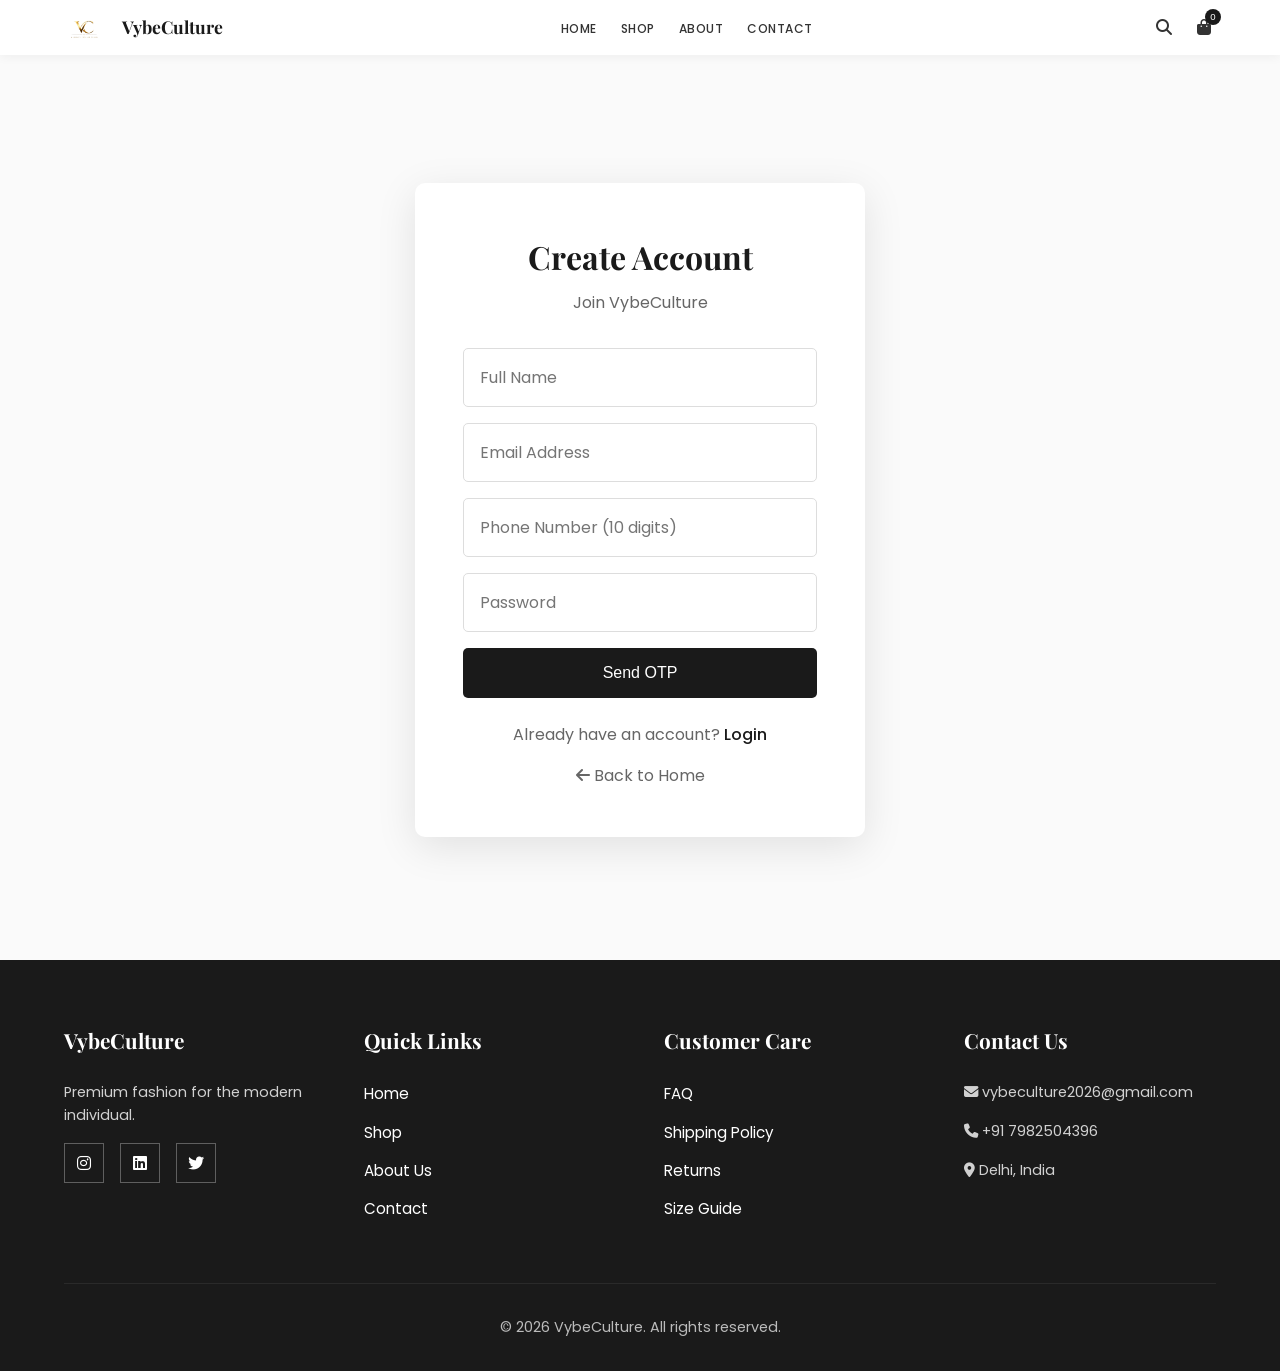
<file: signup.html>
<!DOCTYPE html>
<html lang="en">
<head>
    <meta charset="UTF-8">
    <meta name="viewport" content="width=device-width, initial-scale=1.0">
    <title>Sign Up - VybeCulture</title>
    <link rel="stylesheet" href="style.css">
    <link rel="preconnect" href="https://fonts.googleapis.com">
    <link rel="preconnect" href="https://fonts.gstatic.com" crossorigin>
    <link href="https://fonts.googleapis.com/css2?family=Playfair+Display:wght@400;600;700&family=Poppins:wght@300;400;500;600&display=swap" rel="stylesheet">
    <link rel="stylesheet" href="https://cdnjs.cloudflare.com/ajax/libs/font-awesome/6.4.0/css/all.min.css">
    <style>
        .verify-btn {
            width: 100%;
            padding: 0.8rem;
            background: #27ae60;
            color: white;
            border: none;
            cursor: pointer;
            border-radius: 5px;
            font-weight: 500;
            margin-top: 0.5rem;
        }
    </style>
    <style>
        * { margin: 0; padding: 0; box-sizing: border-box; }
        body { font-family: 'Poppins', sans-serif; background: #fafafa; }
        
        .auth-container {
            min-height: 100vh;
            display: flex;
            align-items: center;
            justify-content: center;
            padding: 2rem;
            margin-top: 60px;
        }
        
        .auth-box {
            background: white;
            padding: 3rem;
            border-radius: 10px;
            box-shadow: 0 10px 40px rgba(0,0,0,0.1);
            max-width: 450px;
            width: 100%;
        }
        
        .auth-box h1 {
            font-family: 'Playfair Display', serif;
            text-align: center;
            margin-bottom: 0.5rem;
            font-size: 2rem;
        }
        
        .auth-box p {
            text-align: center;
            color: #666;
            margin-bottom: 2rem;
        }
        
        .auth-form {
            display: flex;
            flex-direction: column;
            gap: 1rem;
        }
        
        .auth-form input {
            padding: 1rem;
            border: 1px solid #ddd;
            font-size: 1rem;
            font-family: 'Poppins', sans-serif;
            border-radius: 5px;
        }
        
        .auth-form input:focus {
            outline: none;
            border-color: #1a1a1a;
        }
        
        .auth-form button {
            padding: 1rem;
            background: #1a1a1a;
            color: white;
            border: none;
            font-size: 1rem;
            font-weight: 500;
            cursor: pointer;
            border-radius: 5px;
            transition: background 0.3s;
        }
        
        .auth-form button:hover {
            background: #333;
        }
        
        .auth-switch {
            text-align: center;
            margin-top: 1.5rem;
            color: #666;
        }
        
        .auth-switch a {
            color: #1a1a1a;
            font-weight: 500;
            text-decoration: none;
        }
        
        .error-msg {
            color: #e74c3c;
            font-size: 0.9rem;
            text-align: center;
            display: none;
        }
        
        .back-home {
            display: block;
            text-align: center;
            margin-top: 1rem;
            color: #666;
            text-decoration: none;
        }
    </style>
</head>
<body>
    <header>
        <nav class="navbar">
            <div class="logo">
                    <img src="logo.png" alt="VybeCulture" style="height:40px; vertical-align:middle;">
                    <span style="margin-left:10px;">VybeCulture</span>
                </div>
            <ul class="nav-links">
                <li><a href="index.html">Home</a></li>
                <li><a href="products.html">Shop</a></li>
                <li><a href="about.html">About</a></li>
                <li><a href="contact.html">Contact</a></li>
            </ul>
            <div class="nav-icons">
                <button class="search-btn"><i class="fas fa-search"></i></button>
                <button class="cart-btn" onclick="toggleCart()">
                    <i class="fas fa-shopping-bag"></i>
                    <span class="cart-count">0</span>
                </button>
            </div>
            <div class="hamburger">
                <i class="fas fa-bars"></i>
            </div>
        </nav>
    </header>
    
    <div class="auth-container">
        <div class="auth-box">
            <h1>Create Account</h1>
            <p>Join VybeCulture</p>
            
            <div class="error-msg" id="signupError"></div>
            
            <form class="auth-form" onsubmit="handleSignup(event)">
                <input type="text" id="signupName" placeholder="Full Name" required>
                <input type="email" id="signupEmail" placeholder="Email Address" required>
                <input type="tel" id="signupPhone" placeholder="Phone Number (10 digits)" pattern="[0-9]{10}" required>
                <div class="otp-section" id="otpSection" style="display:none;">
                    <input type="text" id="otpInput" placeholder="Enter OTP sent to your phone" maxlength="4">
                    <button type="button" onclick="verifyOTP()" class="verify-btn">Verify OTP</button>
                    <p id="otpTimer" style="text-align:center;color:#666;font-size:0.9rem;"></p>
                </div>
                <input type="password" id="signupPassword" placeholder="Password" required>
                <button type="submit" id="signupBtn">Send OTP</button>
            </form>
            
            <div class="auth-switch">
                Already have an account? <a href="login.html">Login</a>
            </div>
            
            <a href="index.html" class="back-home"><i class="fas fa-arrow-left"></i> Back to Home</a>
        </div>
    </div>

    <script src="script.js"></script>
    <div class="search-modal" id="searchModal">
        <div class="search-box">
            <button class="close-search" onclick="toggleSearch()">&times;</button>
            <input type="text" id="searchInput" placeholder="Search products..." onkeyup="searchProducts(event)">
            <div class="search-results" id="searchResults"></div>
        </div>
    </div>
    <script>
        let generatedOTP = null;
        let userData = null;
        
        // Check if already logged in
        const currentUser = localStorage.getItem('currentUser');
        if (currentUser) {
            window.location.href = 'index.html';
        }
        
        function handleSignup(e) {
            e.preventDefault();
            
            const name = document.getElementById('signupName').value;
            const email = document.getElementById('signupEmail').value;
            const phone = document.getElementById('signupPhone').value;
            const password = document.getElementById('signupPassword').value;
            const address = document.getElementById('signupAddress').value;
            
            const users = JSON.parse(localStorage.getItem('users')) || [];
            
            // Check if email already exists
            if (users.find(u => u.email === email)) {
                document.getElementById('signupError').textContent = 'Email already registered';
                document.getElementById('signupError').style.display = 'block';
                return;
            }
            
            // Store data temporarily
            userData = { name, email, phone, password, address };
            
            // Generate and send OTP
            generatedOTP = Math.floor(1000 + Math.random() * 9000).toString();
            
            // Send OTP via WhatsApp (simulation - in real use API)
            const adminPhone = '917982504396';
            const otpMsg = `*VybeCulture - OTP Verification*%0A%0AYour verification code is: *${generatedOTP}%0A%0APlease enter this code to complete registration.`;
            window.open(`https://wa.me/${adminPhone}?text=${encodeURIComponent(otpMsg.replace('*', '').replace('*', ''))}`, '_blank');
            
            // Show OTP field
            document.getElementById('otpSection').style.display = 'block';
            document.getElementById('signupBtn').textContent = 'Verify OTP';
            document.getElementById('signupError').textContent = `OTP sent to ${phone}. Check WhatsApp!`;
            document.getElementById('signupError').style.display = 'block';
            
            // Start timer
            let countdown = 60;
            const timer = setInterval(() => {
                countdown--;
                document.getElementById('otpTimer').textContent = `Resend OTP in ${countdown} seconds`;
                if (countdown <= 0) {
                    clearInterval(timer);
                    document.getElementById('otpTimer').textContent = '';
                }
            }, 1000);
            
            // Store OTP in session
            sessionStorage.setItem('signupOTP', generatedOTP);
            sessionStorage.setItem('signupData', JSON.stringify(userData));
        }
        
        function verifyOTP() {
            const enteredOTP = document.getElementById('otpInput').value;
            const storedOTP = sessionStorage.getItem('signupOTP');
            const storedData = JSON.parse(sessionStorage.getItem('signupData'));
            
            if (enteredOTP === storedOTP) {
                // Save user to database
                const users = JSON.parse(localStorage.getItem('users')) || [];
                
                const newUser = {
                    id: Date.now(),
                    name: storedData.name,
                    email: storedData.email,
                    phone: storedData.phone,
                    password: storedData.password,
                    address: storedData.address,
                    verified: true,
                    createdAt: new Date().toISOString()
                };
                
                users.push(newUser);
                localStorage.setItem('users', JSON.stringify(users));
                
                // Auto login
                localStorage.setItem('currentUser', JSON.stringify(newUser));
                
                // Clear session
                sessionStorage.removeItem('signupOTP');
                sessionStorage.removeItem('signupData');
                
                alert('Account verified successfully!');
                
                // Check for redirect
                const urlParams = new URLSearchParams(window.location.search);
                const redirect = urlParams.get('redirect');
                
                if (redirect === 'checkout') {
                    window.location.href = 'index.html';
                } else {
                    window.location.href = 'index.html';
                }
            } else {
                document.getElementById('signupError').textContent = 'Invalid OTP. Please try again.';
                document.getElementById('signupError').style.display = 'block';
            }
        });
    </script>
    <footer>
        <div class="footer-content">
            <div class="footer-section">
                <h3>VybeCulture</h3>
                <p>Premium fashion for the modern individual.</p>
                <div class="social-links">
                    <a href="https://instagram.com/vybeculture_society" target="_blank"><i class="fab fa-instagram"></i></a>
                    <a href="https://www.linkedin.com/company/vybeculture/" target="_blank"><i class="fab fa-linkedin"></i></a>
                    <a href="https://twitter.com/vybe_culture" target="_blank"><i class="fab fa-twitter"></i></a>
                </div>
            </div>
            <div class="footer-section">
                <h3>Quick Links</h3>
                <ul>
                    <li><a href="index.html">Home</a></li>
                    <li><a href="products.html">Shop</a></li>
                    <li><a href="about.html">About Us</a></li>
                    <li><a href="contact.html">Contact</a></li>
                </ul>
            </div>
            <div class="footer-section">
                <h3>Customer Care</h3>
                <ul>
                    <li><a href="faq.html">FAQ</a></li>
                    <li><a href="shipping.html">Shipping Policy</a></li>
                    <li><a href="returns.html">Returns</a></li>
                    <li><a href="sizeguide.html">Size Guide</a></li>
                </ul>
            </div>
            <div class="footer-section">
                <h3>Contact Us</h3>
                <p><i class="fas fa-envelope"></i> vybeculture2026@gmail.com</p>
                <p><i class="fas fa-phone"></i> +91 7982504396</p>
                <p><i class="fas fa-map-marker-alt"></i> Delhi, India</p>
            </div>
        </div>
        <div class="footer-bottom">
            <p>&copy; 2026 VybeCulture. All rights reserved.</p>
        </div>
    </footer>
</body>
</html>
</file>
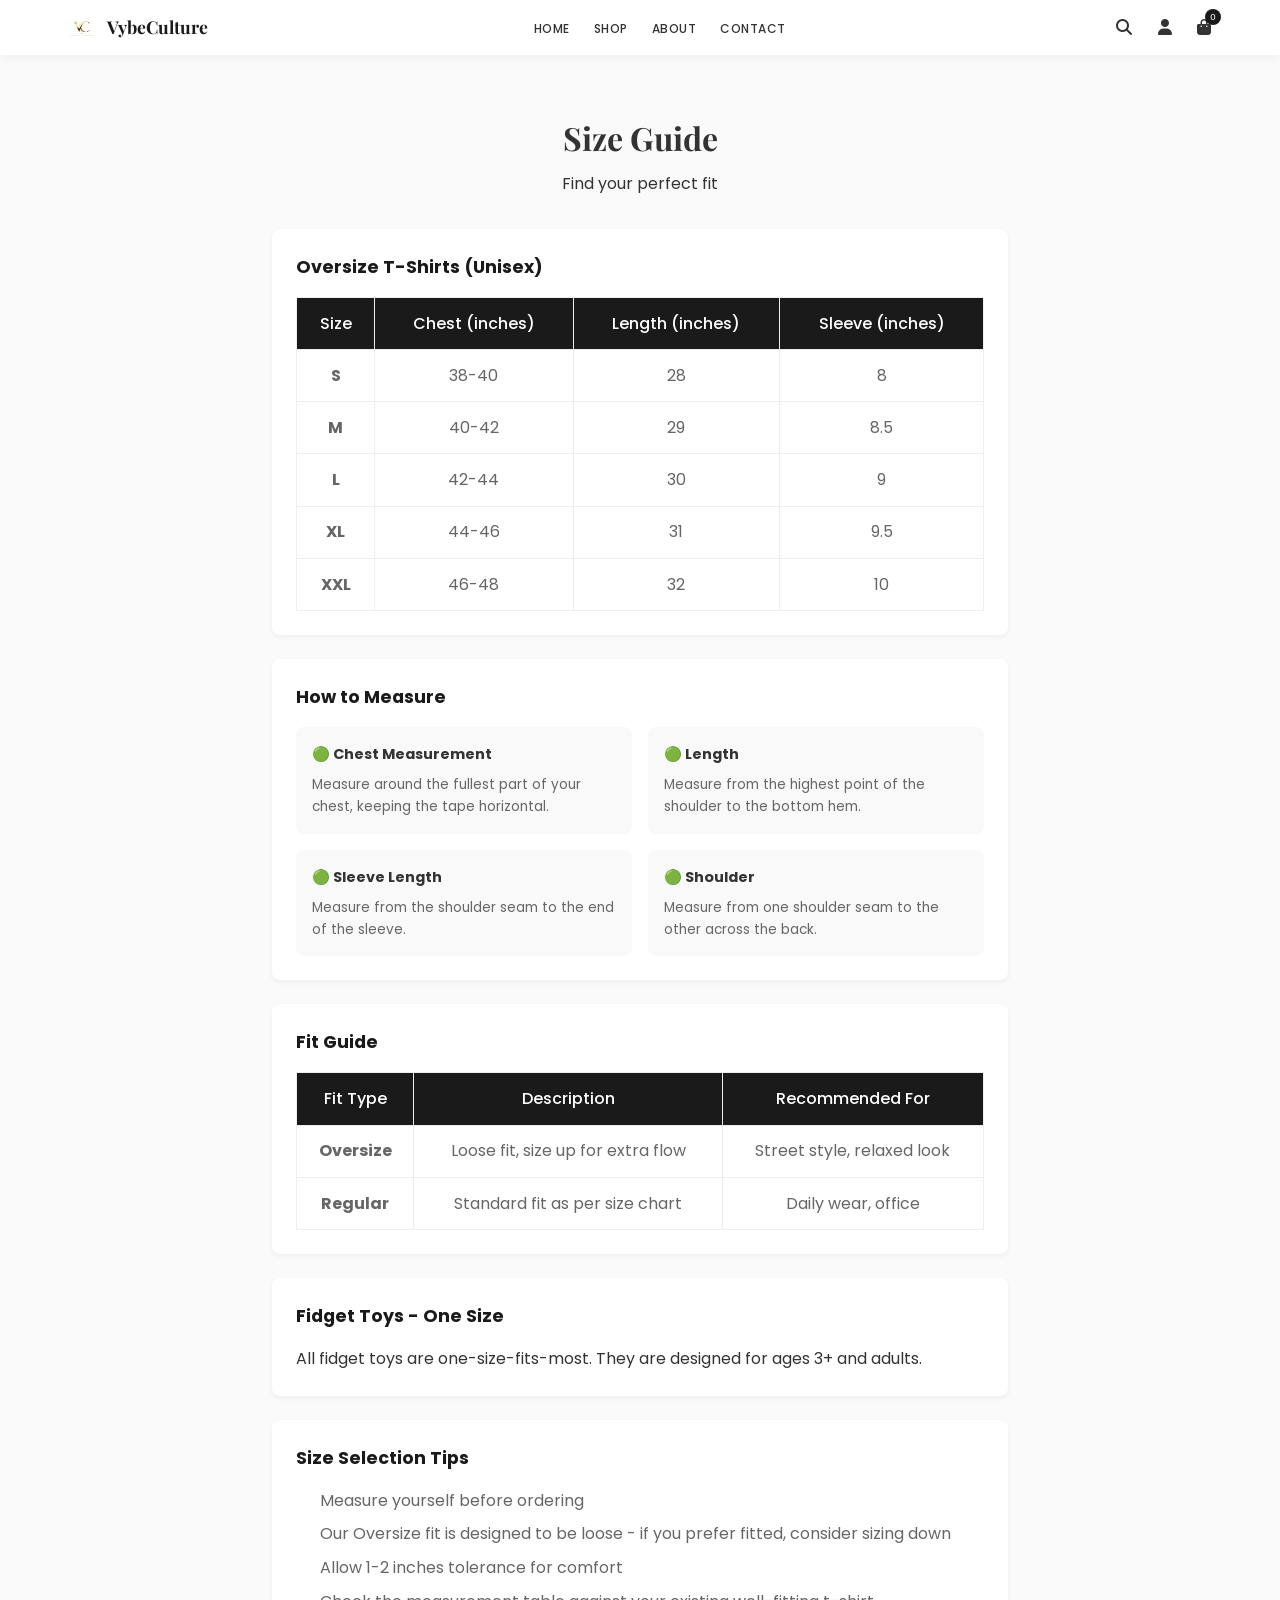
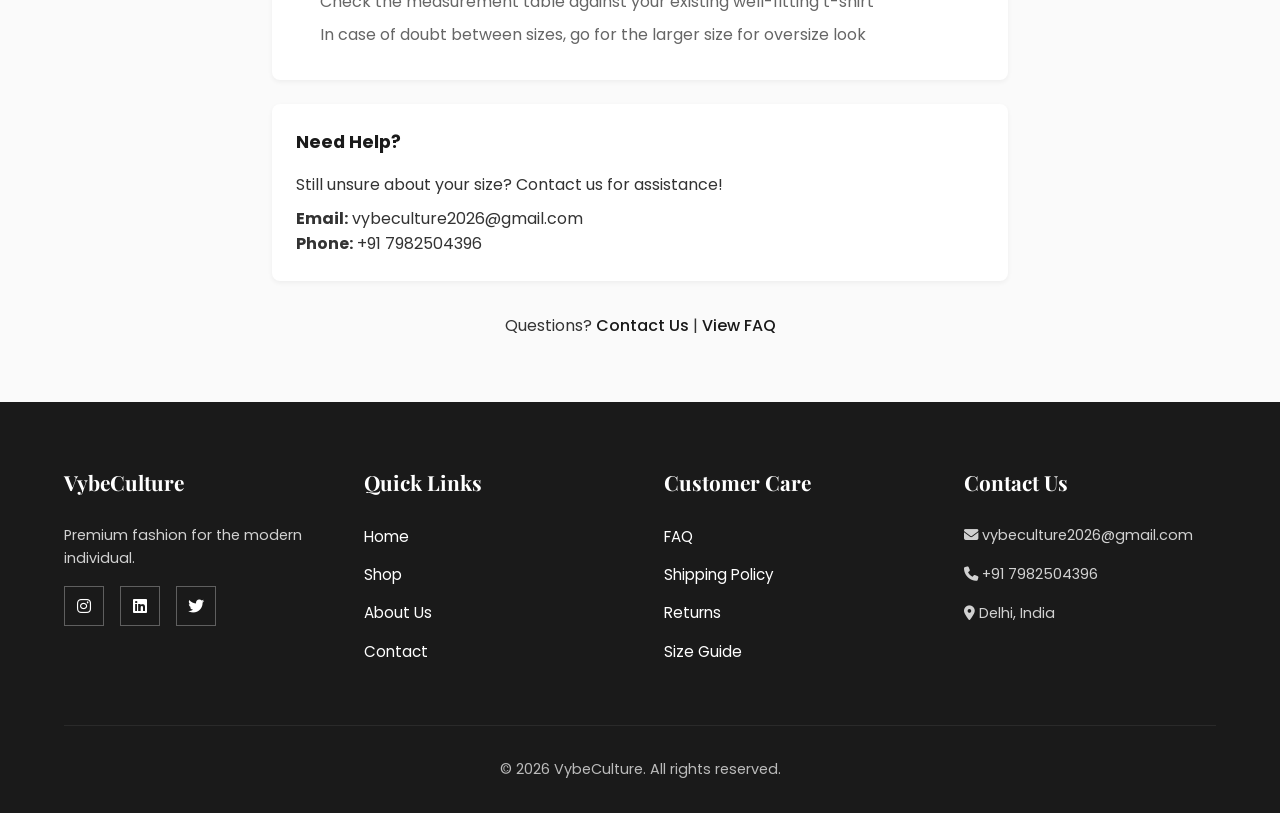
<file: sizeguide.html>
<!DOCTYPE html>
<html lang="en">
<head>
    <meta charset="UTF-8">
    <meta name="viewport" content="width=device-width, initial-scale=1.0">
    <title>Size Guide - VybeCulture</title>
    <link rel="stylesheet" href="style.css">
    <link rel="preconnect" href="https://fonts.googleapis.com">
    <link rel="preconnect" href="https://fonts.gstatic.com" crossorigin>
    <link href="https://fonts.googleapis.com/css2?family=Playfair+Display:wght@400;600;700&family=Poppins:wght@300;400;500;600&display=swap" rel="stylesheet">
    <link rel="stylesheet" href="https://cdnjs.cloudflare.com/ajax/libs/font-awesome/6.4.0/css/all.min.css">
    <style>
        * { margin: 0; padding: 0; box-sizing: border-box; }
        body { font-family: 'Poppins', sans-serif; background: #fafafa; color: #333; }
        
        .size-container {
            max-width: 800px;
            margin: 80px auto 2rem;
            padding: 2rem;
        }
        
        .size-header {
            text-align: center;
            margin-bottom: 2rem;
        }
        
        .size-header h1 {
            font-family: 'Playfair Display', serif;
            font-size: 2rem;
            margin-bottom: 0.5rem;
        }
        
        .size-section {
            background: white;
            padding: 1.5rem;
            margin-bottom: 1.5rem;
            border-radius: 8px;
            box-shadow: 0 2px 5px rgba(0,0,0,0.05);
        }
        
        .size-section h2 {
            font-size: 1.1rem;
            margin-bottom: 1rem;
            color: #1a1a1a;
        }
        
        .size-table {
            width: 100%;
            border-collapse: collapse;
            margin-top: 1rem;
        }
        
        .size-table th, .size-table td {
            padding: 0.8rem;
            text-align: center;
            border: 1px solid #eee;
        }
        
        .size-table th {
            background: #1a1a1a;
            color: white;
            font-weight: 500;
        }
        
        .size-table td {
            color: #666;
        }
        
        .size-table tr:hover td {
            background: #f9f9f9;
        }
        
        .measurement-guide {
            display: grid;
            grid-template-columns: 1fr 1fr;
            gap: 1rem;
            margin-top: 1rem;
        }
        
        .measure-box {
            background: #f9f9f9;
            padding: 1rem;
            border-radius: 8px;
        }
        
        .measure-box h3 {
            font-size: 0.9rem;
            margin-bottom: 0.5rem;
        }
        
        .measure-box p {
            font-size: 0.85rem;
            color: #666;
        }
        
        .tips-list {
            padding-left: 1.5rem;
            color: #666;
        }
        
        .tips-list li {
            margin-bottom: 0.5rem;
        }
        
        .contact-link {
            text-align: center;
            margin-top: 2rem;
        }
        
        .contact-link a {
            color: #1a1a1a;
            font-weight: 500;
        }
    </style>
</head>
<body>
    <header>
        <nav class="navbar">
            <div class="logo">
                <img src="logo.png" alt="VybeCulture" style="height:35px;">
                <span>VybeCulture</span>
            </div>
            <ul class="nav-links">
                <li><a href="index.html">Home</a></li>
                <li><a href="products.html">Shop</a></li>
                <li><a href="about.html">About</a></li>
                <li><a href="contact.html">Contact</a></li>
            </ul>
            <div class="nav-icons">
                <button onclick="toggleSearch()"><i class="fas fa-search"></i></button>
                <button id="userBtn" onclick="handleUserClick()"><i class="fas fa-user"></i></button>
                <button onclick="toggleCart()"><i class="fas fa-shopping-bag"></i><span class="cart-count">0</span></button>
            </div>
            <div class="hamburger">
                <i class="fas fa-bars"></i>
            </div>
        </nav>
    </header>
    
    <div class="size-container">
        <div class="size-header">
            <h1>Size Guide</h1>
            <p>Find your perfect fit</p>
        </div>
        
        <div class="size-section">
            <h2>Oversize T-Shirts (Unisex)</h2>
            <table class="size-table">
                <thead>
                    <tr>
                        <th>Size</th>
                        <th>Chest (inches)</th>
                        <th>Length (inches)</th>
                        <th>Sleeve (inches)</th>
                    </tr>
                </thead>
                <tbody>
                    <tr>
                        <td><strong>S</strong></td>
                        <td>38-40</td>
                        <td>28</td>
                        <td>8</td>
                    </tr>
                    <tr>
                        <td><strong>M</strong></td>
                        <td>40-42</td>
                        <td>29</td>
                        <td>8.5</td>
                    </tr>
                    <tr>
                        <td><strong>L</strong></td>
                        <td>42-44</td>
                        <td>30</td>
                        <td>9</td>
                    </tr>
                    <tr>
                        <td><strong>XL</strong></td>
                        <td>44-46</td>
                        <td>31</td>
                        <td>9.5</td>
                    </tr>
                    <tr>
                        <td><strong>XXL</strong></td>
                        <td>46-48</td>
                        <td>32</td>
                        <td>10</td>
                    </tr>
                </tbody>
            </table>
        </div>
        
        <div class="size-section">
            <h2>How to Measure</h2>
            <div class="measurement-guide">
                <div class="measure-box">
                    <h3>🟢 Chest Measurement</h3>
                    <p>Measure around the fullest part of your chest, keeping the tape horizontal.</p>
                </div>
                <div class="measure-box">
                    <h3>🟢 Length</h3>
                    <p>Measure from the highest point of the shoulder to the bottom hem.</p>
                </div>
                <div class="measure-box">
                    <h3>🟢 Sleeve Length</h3>
                    <p>Measure from the shoulder seam to the end of the sleeve.</p>
                </div>
                <div class="measure-box">
                    <h3>🟢 Shoulder</h3>
                    <p>Measure from one shoulder seam to the other across the back.</p>
                </div>
            </div>
        </div>
        
        <div class="size-section">
            <h2>Fit Guide</h2>
            <table class="size-table">
                <thead>
                    <tr>
                        <th>Fit Type</th>
                        <th>Description</th>
                        <th>Recommended For</th>
                    </tr>
                </thead>
                <tbody>
                    <tr>
                        <td><strong>Oversize</strong></td>
                        <td>Loose fit, size up for extra flow</td>
                        <td>Street style, relaxed look</td>
                    </tr>
                    <tr>
                        <td><strong>Regular</strong></td>
                        <td>Standard fit as per size chart</td>
                        <td>Daily wear, office</td>
                    </tr>
                </tbody>
            </table>
        </div>
        
        <div class="size-section">
            <h2>Fidget Toys - One Size</h2>
            <p>All fidget toys are one-size-fits-most. They are designed for ages 3+ and adults.</p>
        </div>
        
        <div class="size-section">
            <h2>Size Selection Tips</h2>
            <ul class="tips-list">
                <li>Measure yourself before ordering</li>
                <li>Our Oversize fit is designed to be loose - if you prefer fitted, consider sizing down</li>
                <li>Allow 1-2 inches tolerance for comfort</li>
                <li>Check the measurement table against your existing well-fitting t-shirt</li>
                <li>In case of doubt between sizes, go for the larger size for oversize look</li>
            </ul>
        </div>
        
        <div class="size-section">
            <h2>Need Help?</h2>
            <p>Still unsure about your size? Contact us for assistance!</p>
            <p style="margin-top:0.5rem;">
                <strong>Email:</strong> vybeculture2026@gmail.com<br>
                <strong>Phone:</strong> +91 7982504396
            </p>
        </div>
        
        <div class="contact-link">
            <p>Questions? <a href="contact.html">Contact Us</a> | <a href="faq.html">View FAQ</a></p>
        </div>
    </div>

    <script src="script.js"></script>
    <script>
        document.addEventListener('DOMContentLoaded', () => {
            updateCartUI();
            updateUserIcon();
            const hamburger = document.querySelector('.hamburger');
            const navLinks = document.querySelector('.nav-links');
            if (hamburger && navLinks) {
                hamburger.addEventListener('click', () => {
                    navLinks.style.display = navLinks.style.display === 'flex' ? 'none' : 'flex';
                });
            }
        });
    </script>
    <footer>
        <div class="footer-content">
            <div class="footer-section">
                <h3>VybeCulture</h3>
                <p>Premium fashion for the modern individual.</p>
                <div class="social-links">
                    <a href="https://instagram.com/vybeculture_society" target="_blank"><i class="fab fa-instagram"></i></a>
                    <a href="https://www.linkedin.com/company/vybeculture/" target="_blank"><i class="fab fa-linkedin"></i></a>
                    <a href="https://twitter.com/vybe_culture" target="_blank"><i class="fab fa-twitter"></i></a>
                </div>
            </div>
            <div class="footer-section">
                <h3>Quick Links</h3>
                <ul>
                    <li><a href="index.html">Home</a></li>
                    <li><a href="products.html">Shop</a></li>
                    <li><a href="about.html">About Us</a></li>
                    <li><a href="contact.html">Contact</a></li>
                </ul>
            </div>
            <div class="footer-section">
                <h3>Customer Care</h3>
                <ul>
                    <li><a href="faq.html">FAQ</a></li>
                    <li><a href="shipping.html">Shipping Policy</a></li>
                    <li><a href="returns.html">Returns</a></li>
                    <li><a href="sizeguide.html">Size Guide</a></li>
                </ul>
            </div>
            <div class="footer-section">
                <h3>Contact Us</h3>
                <p><i class="fas fa-envelope"></i> vybeculture2026@gmail.com</p>
                <p><i class="fas fa-phone"></i> +91 7982504396</p>
                <p><i class="fas fa-map-marker-alt"></i> Delhi, India</p>
            </div>
        </div>
        <div class="footer-bottom">
            <p>&copy; 2026 VybeCulture. All rights reserved.</p>
        </div>
    </footer>
</body>
</html>
</file>
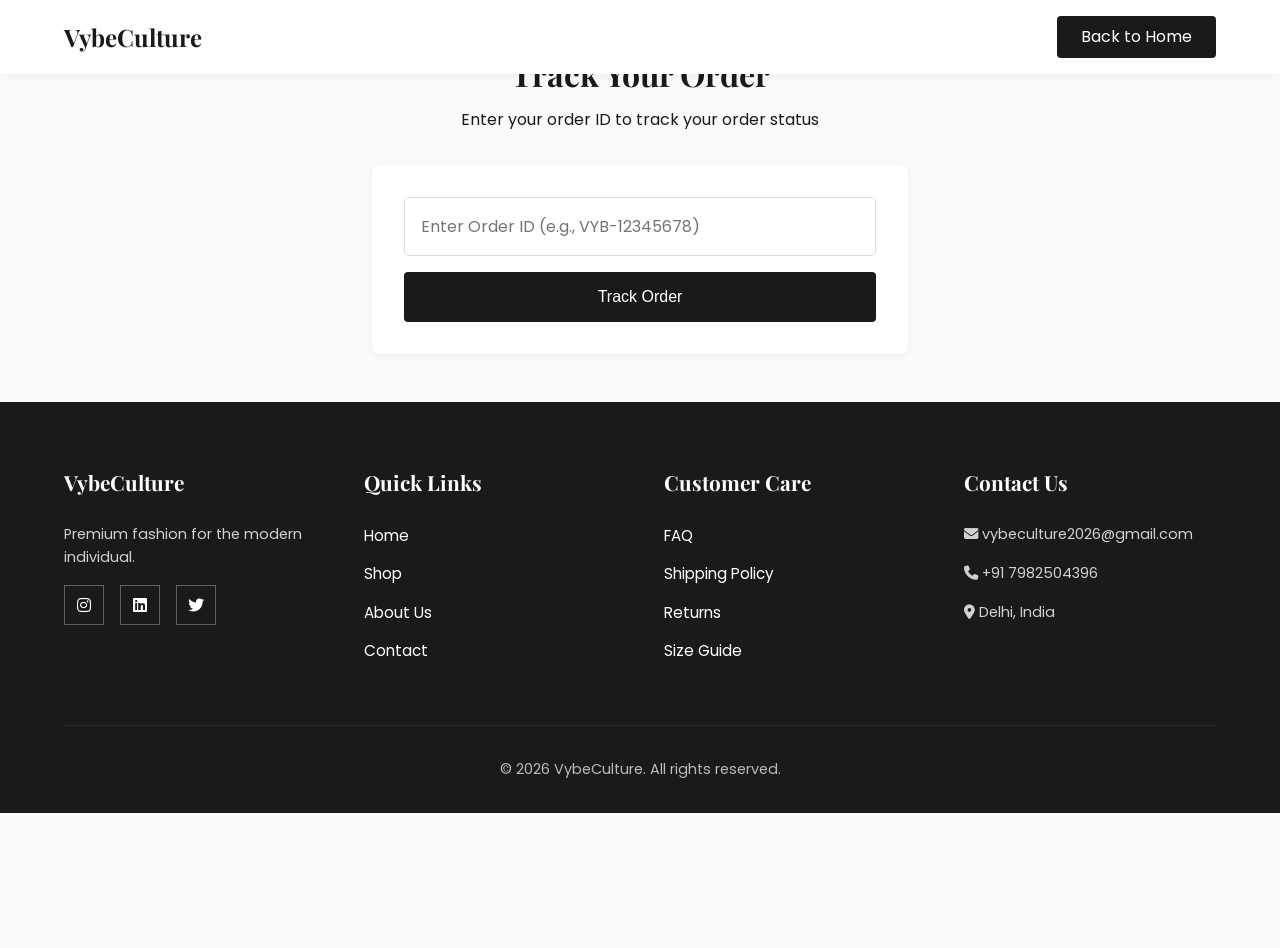
<file: track.html>
<!DOCTYPE html>
<html lang="en">
<head>
    <meta charset="UTF-8">
    <meta name="viewport" content="width=device-width, initial-scale=1.0">
    <title>Track Order - VybeCulture</title>
    <link rel="stylesheet" href="style.css">
    <link rel="preconnect" href="https://fonts.googleapis.com">
    <link rel="preconnect" href="https://fonts.gstatic.com" crossorigin>
    <link href="https://fonts.googleapis.com/css2?family=Playfair+Display:wght@400;600;700&family=Poppins:wght@300;400;500;600&display=swap" rel="stylesheet">
    <link rel="stylesheet" href="https://cdnjs.cloudflare.com/ajax/libs/font-awesome/6.4.0/css/all.min.css">
    <style>
        * { margin: 0; padding: 0; box-sizing: border-box; }
        body {
            font-family: 'Poppins', sans-serif;
            background: #fafafa;
            min-height: 100vh;
        }
        header {
            background: white;
            padding: 1rem 5%;
            display: flex;
            justify-content: space-between;
            align-items: center;
            box-shadow: 0 2px 10px rgba(0,0,0,0.05);
        }
        .logo {
            font-family: 'Playfair Display', serif;
            font-size: 1.5rem;
            font-weight: 700;
            color: #1a1a1a;
        }
        .back-btn {
            padding: 0.5rem 1.5rem;
            background: #1a1a1a;
            color: white;
            border: none;
            cursor: pointer;
            text-decoration: none;
            border-radius: 4px;
        }
        .track-container {
            max-width: 600px;
            margin: 3rem auto;
            padding: 0 2rem;
        }
        .track-header {
            text-align: center;
            margin-bottom: 2rem;
        }
        .track-header h1 {
            font-family: 'Playfair Display', serif;
            font-size: 2rem;
            margin-bottom: 0.5rem;
        }
        .search-box {
            background: white;
            padding: 2rem;
            border-radius: 8px;
            box-shadow: 0 2px 10px rgba(0,0,0,0.05);
        }
        .search-box input {
            width: 100%;
            padding: 1rem;
            border: 1px solid #ddd;
            font-size: 1rem;
            margin-bottom: 1rem;
            font-family: 'Poppins', sans-serif;
        }
        .search-box button {
            width: 100%;
            padding: 1rem;
            background: #1a1a1a;
            color: white;
            border: none;
            cursor: pointer;
            font-size: 1rem;
            font-weight: 500;
            border-radius: 4px;
        }
        .order-result {
            background: white;
            padding: 2rem;
            border-radius: 8px;
            box-shadow: 0 2px 10px rgba(0,0,0,0.05);
            margin-top: 2rem;
            display: none;
        }
        .order-result.show { display: block; }
        .order-header {
            display: flex;
            justify-content: space-between;
            margin-bottom: 1.5rem;
            padding-bottom: 1rem;
            border-bottom: 1px solid #eee;
        }
        .order-id { font-weight: 600; font-size: 1.2rem; }
        .status-badge {
            padding: 0.4rem 1rem;
            border-radius: 20px;
            font-size: 0.85rem;
            font-weight: 500;
        }
        .status-pending { background: #fff3cd; color: #856404; }
        .status-confirmed { background: #cce5ff; color: #004085; }
        .status-shipped { background: #d4edda; color: #155724; }
        .status-delivered { background: #d1ecf1; color: #0c5460; }
        .timeline {
            margin-top: 2rem;
        }
        .timeline-item {
            display: flex;
            gap: 1rem;
            padding: 1rem 0;
            position: relative;
        }
        .timeline-item::before {
            content: '';
            position: absolute;
            left: 15px;
            top: 40px;
            height: calc(100% - 20px);
            width: 2px;
            background: #eee;
        }
        .timeline-item:last-child::before { display: none; }
        .timeline-icon {
            width: 32px;
            height: 32px;
            border-radius: 50%;
            background: #eee;
            display: flex;
            align-items: center;
            justify-content: center;
            color: #999;
            flex-shrink: 0;
        }
        .timeline-icon.active {
            background: #1a1a1a;
            color: white;
        }
        .timeline-content h4 { margin-bottom: 0.3rem; }
        .timeline-content p { color: #666; font-size: 0.85rem; }
        .order-items {
            margin-top: 1.5rem;
            padding-top: 1rem;
            border-top: 1px solid #eee;
        }
        .order-items h4 { margin-bottom: 1rem; }
        .order-item {
            display: flex;
            justify-content: space-between;
            padding: 0.5rem 0;
        }
        .order-total {
            display: flex;
            justify-content: space-between;
            font-weight: 600;
            font-size: 1.1rem;
            margin-top: 1rem;
            padding-top: 1rem;
            border-top: 2px solid #1a1a1a;
        }
        .not-found {
            text-align: center;
            padding: 2rem;
            color: #666;
        }
    </style>
</head>
<body>
    <header>
        <div class="logo">VybeCulture</div>
        <a href="index.html" class="back-btn">Back to Home</a>
    </header>
    
    <div class="track-container">
        <div class="track-header">
            <h1>Track Your Order</h1>
            <p>Enter your order ID to track your order status</p>
        </div>
        
        <div class="search-box">
            <input type="text" id="orderInput" placeholder="Enter Order ID (e.g., VYB-12345678)">
            <button onclick="trackOrder()">Track Order</button>
        </div>
        
        <div class="order-result" id="orderResult">
        </div>
    </div>

    <script>
        function trackOrder() {
            const orderId = document.getElementById('orderInput').value.trim().toUpperCase();
            const result = document.getElementById('orderResult');
            
            if (!orderId) {
                alert('Please enter order ID');
                return;
            }
            
            const orders = JSON.parse(localStorage.getItem('orders')) || [];
            const order = orders.find(o => o.orderId === orderId);
            
            if (!order) {
                result.innerHTML = '<div class="not-found">Order not found. Please check your order ID.</div>';
                result.classList.add('show');
                return;
            }
            
            const statusClass = 'status-' + order.status.toLowerCase();
            const steps = ['Pending', 'Confirmed', 'Shipped', 'Delivered'];
            const currentIndex = steps.indexOf(order.status);
            
            let timeline = steps.map((step, index) => {
                const isActive = index <= currentIndex;
                const isPast = index < currentIndex;
                const icon = isPast ? '✓' : (isActive ? '●' : '○');
                const activeClass = isActive ? 'active' : '';
                return `
                    <div class="timeline-item">
                        <div class="timeline-icon ${activeClass}">${icon}</div>
                        <div class="timeline-content">
                            <h4>${step}</h4>
                            <p>${getStepDesc(step)}</p>
                        </div>
                    </div>
                `;
            }).join('');
            
            let items = order.items.map(item => `
                <div class="order-item">
                    <span>${item.name} x${item.quantity} (Size: ${item.size})</span>
                    <span>₹${item.price * item.quantity}</span>
                </div>
            `).join('');
            
            result.innerHTML = `
                <div class="order-header">
                    <span class="order-id">${order.orderId}</span>
                    <span class="status-badge ${statusClass}">${order.status}</span>
                </div>
                <p style="color: #666; margin-bottom: 1rem;">Ordered on: ${order.date}</p>
                <div class="timeline">${timeline}</div>
                <div class="order-items">
                    <h4>Order Items</h4>
                    ${items}
                    <div class="order-total">
                        <span>Total</span>
                        <span>₹${order.total.toLocaleString()}</span>
                    </div>
                </div>
            `;
            result.classList.add('show');
        }
        
        function getStepDesc(step) {
            const desc = {
                'Pending': 'Order placed, waiting for confirmation',
                'Confirmed': 'Order confirmed, preparing for shipment',
                'Shipped': 'Order dispatched, in transit',
                'Delivered': 'Order delivered successfully'
            };
            return desc[step] || '';
        }
    </script>
    <footer>
        <div class="footer-content">
            <div class="footer-section">
                <h3>VybeCulture</h3>
                <p>Premium fashion for the modern individual.</p>
                <div class="social-links">
                    <a href="https://instagram.com/vybeculture_society" target="_blank"><i class="fab fa-instagram"></i></a>
                    <a href="https://www.linkedin.com/company/vybeculture/" target="_blank"><i class="fab fa-linkedin"></i></a>
                    <a href="https://twitter.com/vybe_culture" target="_blank"><i class="fab fa-twitter"></i></a>
                </div>
            </div>
            <div class="footer-section">
                <h3>Quick Links</h3>
                <ul>
                    <li><a href="index.html">Home</a></li>
                    <li><a href="products.html">Shop</a></li>
                    <li><a href="about.html">About Us</a></li>
                    <li><a href="contact.html">Contact</a></li>
                </ul>
            </div>
            <div class="footer-section">
                <h3>Customer Care</h3>
                <ul>
                    <li><a href="faq.html">FAQ</a></li>
                    <li><a href="shipping.html">Shipping Policy</a></li>
                    <li><a href="returns.html">Returns</a></li>
                    <li><a href="sizeguide.html">Size Guide</a></li>
                </ul>
            </div>
            <div class="footer-section">
                <h3>Contact Us</h3>
                <p><i class="fas fa-envelope"></i> vybeculture2026@gmail.com</p>
                <p><i class="fas fa-phone"></i> +91 7982504396</p>
                <p><i class="fas fa-map-marker-alt"></i> Delhi, India</p>
            </div>
        </div>
        <div class="footer-bottom">
            <p>&copy; 2026 VybeCulture. All rights reserved.</p>
        </div>
    </footer>
</body>
</html>
</file>
<file: style.css>
* {
    margin: 0;
    padding: 0;
    box-sizing: border-box;
}

:root {
    --primary: #1a1a1a;
    --secondary: #f5f5f5;
    --accent: #c9a87c;
    --text-dark: #1a1a1a;
    --text-light: #666666;
    --white: #ffffff;
    --bg-light: #fafafa;
    --border: #e5e5e5;
    --font-heading: 'Playfair Display', serif;
    --font-body: 'Poppins', sans-serif;
}

html {
    scroll-behavior: smooth;
}

body {
    font-family: var(--font-body);
    color: var(--text-dark);
    line-height: 1.6;
    background-color: var(--white);
}

a {
    text-decoration: none;
    color: inherit;
}

ul {
    list-style: none;
}

img {
    max-width: 100%;
    height: auto;
}

/* Header */
header {
    position: fixed;
    top: 0;
    left: 0;
    width: 100%;
    background: #fff;
    z-index: 1000;
    box-shadow: 0 2px 5px rgba(0,0,0,0.05);
}

.navbar {
    display: flex;
    justify-content: space-between;
    align-items: center;
    padding: 0.6rem 5%;
    max-width: 1400px;
    margin: 0 auto;
}

.logo {
    display: flex;
    align-items: center;
    gap: 8px;
}

.logo img {
    height: 32px;
}

.logo span {
    font-family: 'Playfair Display', serif;
    font-size: 1.2rem;
    font-weight: 700;
    color: #1a1a1a;
}

.nav-links {
    display: flex;
    gap: 1.5rem;
    list-style: none;
    margin: 0;
    padding: 0;
}

.nav-links a {
    font-size: 0.75rem;
    text-transform: uppercase;
    color: #333;
    text-decoration: none;
    font-weight: 500;
}

.nav-links a:hover, .nav-links a.active {
    color: #000;
}

.nav-icons {
    display: flex;
    gap: 0.8rem;
}

.nav-icons button {
    background: none;
    border: none;
    cursor: pointer;
    font-size: 1rem;
    color: #333;
    padding: 0.3rem;
}

.navbar {
    display: flex;
    justify-content: space-between;
    align-items: center;
    padding: 0 5%;
    max-width: 1400px;
    margin: 0 auto;
    height: 55px;
}

.logo {
    font-family: var(--font-heading);
    font-size: 1.3rem;
    font-weight: 700;
    display: flex;
    align-items: center;
    gap: 8px;
}

.logo img {
    height: 30px;
    width: auto;
}

.logo span {
    font-size: 1.1rem;
}
    letter-spacing: 2px;
    color: var(--primary);
}

.nav-links {
    display: flex;
    gap: 1.5rem;
}

.nav-links a {
    font-size: 0.75rem;
    font-weight: 500;
    text-transform: uppercase;
    letter-spacing: 0.5px;
    transition: color 0.3s;
    position: relative;
}

.nav-links a::after {
    content: '';
    position: absolute;
    bottom: -5px;
    left: 0;
    width: 0;
    height: 2px;
    background: var(--primary);
    transition: width 0.3s;
}

.nav-links a:hover::after,
.nav-links a.active::after {
    width: 100%;
}

.nav-icons {
    display: flex;
    gap: 1rem;
    align-items: center;
}

.nav-icons button {
    background: none;
    border: none;
    cursor: pointer;
    font-size: 1rem;
    padding: 0.3rem;
    transition: color 0.3s;
    position: relative;
}

.nav-icons button:hover {
    color: var(--accent);
}

.user-btn {
    display: flex !important;
    align-items: center;
    gap: 0.3rem;
}

.user-name {
    font-size: 0.8rem;
    font-weight: 600;
    background: var(--primary);
    color: white;
    padding: 0.2rem 0.4rem;
    border-radius: 50%;
    width: 24px;
    height: 24px;
    display: flex;
    align-items: center;
    justify-content: center;
}

.cart-btn {
    position: relative;
}

.cart-count {
    position: absolute;
    top: -5px;
    right: -5px;
    background: var(--primary);
    color: var(--white);
    font-size: 0.6rem;
    width: 16px;
    height: 16px;
    border-radius: 50%;
    display: flex;
    align-items: center;
    justify-content: center;
}

.search-modal {
    position: fixed;
    top: 60px;
    left: 50%;
    transform: translateX(-50%);
    width: 90%;
    max-width: 500px;
    z-index: 1001;
    display: none;
}

.search-modal.active {
    display: block;
}

.search-box {
    background: white;
    padding: 1.5rem;
    border-radius: 10px;
    box-shadow: 0 10px 40px rgba(0,0,0,0.2);
    position: relative;
}

.search-box input {
    width: 100%;
    padding: 1rem;
    font-size: 1.2rem;
    border: 1px solid #ddd;
    border-radius: 5px;
    font-family: var(--font-body);
}

.search-box input:focus {
    outline: none;
    border-color: var(--primary);
}

.close-search {
    position: absolute;
    top: 10px;
    right: 15px;
    font-size: 2rem;
    background: none;
    border: none;
    cursor: pointer;
    color: #666;
}

.search-results {
    margin-top: 1rem;
    max-height: 400px;
    overflow-y: auto;
}

.search-result-item {
    display: flex;
    align-items: center;
    gap: 1rem;
    padding: 1rem;
    border-bottom: 1px solid #eee;
    cursor: pointer;
    transition: background 0.3s;
}

.search-result-item:hover {
    background: #f9f9f9;
}

.search-result-item img {
    width: 60px;
    height: 70px;
    object-fit: cover;
}

.search-result-item h4 {
    font-size: 0.95rem;
}

.search-result-item .price {
    color: var(--accent);
    font-weight: 600;
}

.hamburger {
    display: none;
    font-size: 1.5rem;
    cursor: pointer;
}

/* Hero Section */
.hero {
    height: 100vh;
    background: linear-gradient(rgba(0,0,0,0.3), rgba(0,0,0,0.3)),
                url('https://images.unsplash.com/photo-1445205170230-053b83016050?w=1920') center/cover;
    display: flex;
    align-items: center;
    justify-content: center;
    text-align: center;
    margin-top: 60px;
}

.hero-content {
    color: var(--white);
    max-width: 800px;
    padding: 2rem;
}

.hero-content h1 {
    font-family: var(--font-heading);
    font-size: 4rem;
    font-weight: 700;
    margin-bottom: 1rem;
    letter-spacing: 3px;
    animation: fadeInUp 1s ease;
}

.hero-content p {
    font-size: 1.2rem;
    margin-bottom: 2rem;
    opacity: 0.9;
    animation: fadeInUp 1s ease 0.2s both;
}

.btn-primary {
    display: inline-block;
    padding: 1rem 3rem;
    background: var(--white);
    color: var(--primary);
    font-weight: 600;
    text-transform: uppercase;
    letter-spacing: 2px;
    font-size: 0.9rem;
    transition: all 0.3s;
    animation: fadeInUp 1s ease 0.4s both;
}

.btn-primary:hover {
    background: var(--primary);
    color: var(--white);
}

@keyframes fadeInUp {
    from {
        opacity: 0;
        transform: translateY(30px);
    }
    to {
        opacity: 1;
        transform: translateY(0);
    }
}

/* Categories */
.categories {
    padding: 5rem 5%;
    background: var(--bg-light);
}

.categories h2 {
    font-family: var(--font-heading);
    font-size: 2.5rem;
    text-align: center;
    margin-bottom: 3rem;
}

.category-grid {
    display: grid;
    grid-template-columns: repeat(2, 1fr);
    gap: 2rem;
    max-width: 1200px;
    margin: 0 auto;
}

.category-card {
    position: relative;
    height: 500px;
    overflow: hidden;
    cursor: pointer;
}

.category-card img {
    width: 100%;
    height: 100%;
    object-fit: cover;
    transition: transform 0.5s;
}

.category-card:hover img {
    transform: scale(1.05);
}

.category-overlay {
    position: absolute;
    bottom: 0;
    left: 0;
    width: 100%;
    padding: 2rem;
    background: linear-gradient(transparent, rgba(0,0,0,0.7));
    color: var(--white);
}

.category-overlay h3 {
    font-family: var(--font-heading);
    font-size: 1.8rem;
    margin-bottom: 0.5rem;
}

.category-overlay a {
    font-size: 0.9rem;
    text-transform: uppercase;
    letter-spacing: 2px;
    border-bottom: 1px solid var(--white);
    padding-bottom: 3px;
}

/* Featured Products */
.featured {
    padding: 5rem 5%;
    max-width: 1400px;
    margin: 0 auto;
    background: transparent;
}

.featured h2 {
    font-family: var(--font-heading);
    font-size: 2.5rem;
    text-align: center;
    margin-bottom: 3rem;
}

.product-grid {
    display: grid;
    grid-template-columns: repeat(4, 1fr);
    gap: 2rem;
    min-height: 200px;
    background: transparent;
}

.view-all {
    text-align: center;
    margin-top: 2rem;
}

.btn-secondary {
    display: inline-block;
    padding: 0.8rem 2rem;
    border: 1px solid var(--primary);
    color: var(--primary);
    font-weight: 500;
    text-transform: uppercase;
    letter-spacing: 1px;
    font-size: 0.85rem;
    transition: all 0.3s;
}

.btn-secondary:hover {
    background: var(--primary);
    color: var(--white);
}

.product-grid {
    display: grid;
    grid-template-columns: repeat(4, 1fr);
    gap: 2rem;
}

.product-card {
    cursor: pointer;
    transition: transform 0.3s;
}

.product-card:hover {
    transform: translateY(-10px);
}

.product-image {
    position: relative;
    height: 400px;
    overflow: hidden;
    background: var(--secondary);
}

.product-image img {
    width: 100%;
    height: 100%;
    object-fit: cover;
}

.product-overlay {
    position: absolute;
    bottom: 0;
    left: 0;
    width: 100%;
    padding: 1rem;
    background: rgba(255,255,255,0.95);
    transform: translateY(100%);
    transition: transform 0.3s;
}

.product-card:hover .product-overlay {
    transform: translateY(0);
}

.add-to-cart {
    width: 100%;
    padding: 0.8rem;
    background: var(--primary);
    color: var(--white);
    border: none;
    cursor: pointer;
    font-weight: 500;
    text-transform: uppercase;
    font-size: 0.8rem;
    letter-spacing: 1px;
    transition: background 0.3s;
}

.add-to-cart:hover {
    background: var(--accent);
}

.product-info {
    padding: 1rem 0;
}

.product-info h3 {
    font-size: 1rem;
    font-weight: 500;
    margin-bottom: 0.3rem;
}

.product-info .price {
    font-weight: 600;
    color: var(--accent);
}

.product-info .original-price {
    text-decoration: line-through;
    color: var(--text-light);
    font-size: 0.9rem;
    margin-left: 0.5rem;
}

/* Features Section */
.features {
    display: grid;
    grid-template-columns: repeat(4, 1fr);
    gap: 2rem;
    padding: 4rem 5%;
    background: var(--primary);
    color: var(--white);
}

.feature-box {
    text-align: center;
    padding: 2rem;
}

.feature-box i {
    font-size: 2.5rem;
    margin-bottom: 1rem;
    color: var(--accent);
}

.feature-box h3 {
    font-size: 1rem;
    font-weight: 600;
    margin-bottom: 0.5rem;
    text-transform: uppercase;
    letter-spacing: 1px;
}

.feature-box p {
    font-size: 0.9rem;
    opacity: 0.8;
}

/* Newsletter */
.newsletter {
    padding: 5rem 5%;
    text-align: center;
    background: var(--secondary);
}

.newsletter h2 {
    font-family: var(--font-heading);
    font-size: 2.5rem;
    margin-bottom: 1rem;
}

.newsletter p {
    color: var(--text-light);
    margin-bottom: 2rem;
}

.newsletter-form {
    display: flex;
    justify-content: center;
    gap: 1rem;
    max-width: 500px;
    margin: 0 auto;
}

.newsletter-form input {
    flex: 1;
    padding: 1rem 1.5rem;
    border: 1px solid var(--border);
    font-family: var(--font-body);
    font-size: 1rem;
}

.newsletter-form button {
    padding: 1rem 2rem;
    background: var(--primary);
    color: var(--white);
    border: none;
    cursor: pointer;
    font-weight: 500;
    text-transform: uppercase;
    letter-spacing: 1px;
    transition: background 0.3s;
}

.newsletter-form button:hover {
    background: var(--accent);
}

/* Footer */
footer {
    background: var(--primary);
    color: var(--white);
    padding: 4rem 5% 2rem;
}

.footer-content {
    display: grid;
    grid-template-columns: repeat(4, 1fr);
    gap: 3rem;
    max-width: 1400px;
    margin: 0 auto;
}

.footer-section h3 {
    font-family: var(--font-heading);
    font-size: 1.3rem;
    margin-bottom: 1.5rem;
}

.footer-section p {
    font-size: 0.9rem;
    opacity: 0.8;
    margin-bottom: 1rem;
}

.footer-section ul {
    display: block !important;
    visibility: visible !important;
}

.footer-section ul li {
    margin-bottom: 0.8rem;
    display: block !important;
}

.footer-section ul li a {
    font-size: 0.95rem;
    opacity: 1;
    display: inline-block;
    transition: color 0.3s;
}

.footer-section ul li a:hover {
    color: #000;
}

.social-links {
    display: flex;
    gap: 1rem;
    margin-top: 1rem;
}

.social-links a {
    width: 40px;
    height: 40px;
    border: 1px solid rgba(255,255,255,0.3);
    display: flex;
    align-items: center;
    justify-content: center;
    transition: all 0.3s;
}

.social-links a:hover {
    background: var(--accent);
    border-color: var(--accent);
}

.footer-bottom {
    text-align: center;
    padding-top: 2rem;
    margin-top: 3rem;
    border-top: 1px solid rgba(255,255,255,0.1);
    font-size: 0.9rem;
    opacity: 0.7;
}

/* Cart Sidebar */
.cart-sidebar {
    position: fixed;
    top: 0;
    right: -400px;
    width: 400px;
    height: 100%;
    background: var(--white);
    z-index: 1001;
    transition: right 0.3s;
    display: flex;
    flex-direction: column;
}

.cart-sidebar.active {
    right: 0;
}

.cart-header {
    padding: 1.5rem;
    display: flex;
    justify-content: space-between;
    align-items: center;
    border-bottom: 1px solid var(--border);
}

.cart-header h3 {
    font-family: var(--font-heading);
    font-size: 1.5rem;
}

.close-cart {
    background: none;
    border: none;
    font-size: 2rem;
    cursor: pointer;
    color: var(--text-dark);
}

.cart-items {
    flex: 1;
    overflow-y: auto;
    padding: 1.5rem;
}

.cart-item {
    display: flex;
    gap: 1rem;
    padding: 1rem 0;
    border-bottom: 1px solid var(--border);
}

.cart-item img {
    width: 80px;
    height: 100px;
    object-fit: cover;
}

.cart-item-info {
    flex: 1;
}

.cart-item-info h4 {
    font-size: 0.9rem;
    margin-bottom: 0.3rem;
}

.cart-item-info .size {
    font-size: 0.8rem;
    color: var(--text-light);
}

.cart-item-info .price {
    font-weight: 600;
    color: var(--accent);
}

.cart-item-quantity {
    display: flex;
    align-items: center;
    gap: 0.5rem;
    margin-top: 0.5rem;
}

.cart-item-quantity button {
    width: 25px;
    height: 25px;
    border: 1px solid var(--border);
    background: var(--white);
    cursor: pointer;
}

.cart-item-quantity span {
    padding: 0 0.5rem;
}

.remove-item {
    background: none;
    border: none;
    color: var(--text-light);
    cursor: pointer;
    font-size: 0.8rem;
}

.cart-footer {
    padding: 1.5rem;
    border-top: 1px solid var(--border);
}

.cart-total {
    display: flex;
    justify-content: space-between;
    font-size: 1.2rem;
    font-weight: 600;
    margin-bottom: 1rem;
}

.checkout-btn {
    width: 100%;
    padding: 1rem;
    background: var(--primary);
    color: var(--white);
    border: none;
    cursor: pointer;
    font-weight: 600;
    text-transform: uppercase;
    letter-spacing: 1px;
    transition: background 0.3s;
}

.checkout-btn:hover {
    background: var(--accent);
}

.overlay {
    position: fixed;
    top: 0;
    left: 0;
    width: 100%;
    height: 100%;
    background: rgba(0,0,0,0.5);
    z-index: 1000;
    display: none;
}

.overlay.active {
    display: block;
}

/* Responsive */
@media (max-width: 1024px) {
    .product-grid {
        grid-template-columns: repeat(3, 1fr);
    }
    
    .features {
        grid-template-columns: repeat(2, 1fr);
    }
    
    .footer-content {
        grid-template-columns: repeat(2, 1fr);
    }
    
    .shop-content {
        flex-direction: column;
    }
    
    .filters {
        width: 100%;
    }
}

@media (max-width: 768px) {
    .navbar {
        padding: 1rem;
    }
    
    .logo img {
        height: 30px !important;
    }
    
    .logo span {
        font-size: 1rem;
    }
    
    .nav-links {
        position: absolute;
        top: 60px;
        left: 0;
        width: 100%;
        background: white;
        flex-direction: column;
        padding: 1rem;
        box-shadow: 0 5px 10px rgba(0,0,0,0.1);
        display: none;
    }
    
    .nav-links.active {
        display: flex;
    }
    
    .nav-links li {
        padding: 0.5rem 0;
    }
    
    .hamburger {
        display: block;
    }
    
    .hero {
        height: 70vh;
        margin-top: 60px;
    }
    
    .hero-content h1 {
        font-size: 1.8rem;
    }
    
    .hero-content p {
        font-size: 0.9rem;
    }
    
    .btn-primary {
        padding: 0.8rem 1.5rem;
        font-size: 0.8rem;
    }
    
    .categories h2,
    .featured h2 {
        font-size: 1.5rem;
    }
    
    .category-grid {
        grid-template-columns: 1fr;
    }
    
    .category-card {
        height: 300px;
    }
    
    .product-grid {
        grid-template-columns: repeat(2, 1fr);
        gap: 1rem;
    }
    
    .product-image {
        height: 200px;
    }
    
    .product-info h3 {
        font-size: 0.8rem;
    }
    
    .product-info .price {
        font-size: 0.9rem;
    }
    
    .features {
        grid-template-columns: 1fr;
        padding: 2rem 5%;
    }
    
    .feature-box {
        padding: 1rem;
    }
    
    .footer-content {
        grid-template-columns: 1fr;
        gap: 2rem;
    }
    
    .footer-section ul {
        display: block;
    }
    
    .footer-section ul li {
        display: block;
        margin-bottom: 0.8rem;
    }
    
    .footer-section {
        min-width: 0;
    }
    
    .footer-section ul li a {
        font-size: 1rem;
        opacity: 1;
        display: block;
        padding: 0.3rem 0;
    }
    
    footer {
        padding: 2rem 5%;
    }
    
    .newsletter-form {
        flex-direction: column;
    }
    
    .cart-sidebar {
        width: 100%;
        right: -100%;
    }
    
    .page-header {
        margin-top: 60px;
        padding: 2rem 5%;
    }
    
    .page-header h1 {
        font-size: 1.8rem;
    }
    
    .contact-section {
        grid-template-columns: 1fr;
        margin-top: 60px;
        padding: 2rem 5%;
    }
    
    .about-content {
        grid-template-columns: 1fr;
        padding: 2rem 5%;
    }
    
    .about-image {
        height: 300px;
    }
    
    .values-grid {
        grid-template-columns: 1fr;
    }
    
    .profile-grid {
        grid-template-columns: 1fr;
    }
    
    .search-modal {
        top: 60px;
        width: 95%;
        padding: 0 0.5rem;
    }
    
    .auth-box {
        padding: 1.5rem;
        margin: 1rem;
    }
    
    .auth-box h1 {
        font-size: 1.5rem;
    }
}

@media (max-width: 480px) {
    .product-grid {
        grid-template-columns: 1fr;
    }
    
    .product-image {
        height: 250px;
    }
    
    .view-all {
        margin-top: 1rem;
    }
    
    .btn-secondary {
        padding: 0.6rem 1rem;
        font-size: 0.75rem;
    }
    
    .cart-item {
        flex-direction: column;
    }
    
    .cart-item img {
        width: 100%;
        height: 150px;
    }
    
    .cart-item-quantity {
        justify-content: center;
    }
    
    .profile-header {
        flex-direction: column;
        gap: 1rem;
        text-align: center;
    }
    
    .profile-card {
        padding: 1rem;
    }
    
    .order-header {
        flex-direction: column;
        gap: 0.5rem;
    }
    
    .orders-table {
        overflow-x: auto;
    }
    
    table {
        font-size: 0.8rem;
    }
    
    th, td {
        padding: 0.5rem;
    }
}

/* Shop Page */
.page-header {
    margin-top: 60px;
    padding: 4rem 5%;
    text-align: center;
    background: var(--secondary);
}

.page-header h1 {
    font-family: var(--font-heading);
    font-size: 3rem;
    margin-bottom: 0.5rem;
}

.page-header p {
    color: var(--text-light);
}

.shop-content {
    display: flex;
    padding: 3rem 5%;
    max-width: 1400px;
    margin: 0 auto;
    gap: 3rem;
}

.filters {
    width: 250px;
    flex-shrink: 0;
}

.filters h3 {
    font-family: var(--font-heading);
    font-size: 1.5rem;
    margin-bottom: 1.5rem;
}

.filter-group {
    margin-bottom: 2rem;
}

.filter-group h4 {
    font-size: 0.9rem;
    text-transform: uppercase;
    letter-spacing: 1px;
    margin-bottom: 1rem;
    color: var(--text-light);
}

.filter-group ul li {
    margin-bottom: 0.8rem;
}

.filter-group ul li a {
    font-size: 0.95rem;
    transition: color 0.3s;
}

.filter-group ul li a:hover,
.filter-group ul li a.active {
    color: var(--accent);
}

.products-container {
    flex: 1;
}

.products-header {
    display: flex;
    justify-content: space-between;
    align-items: center;
    margin-bottom: 2rem;
}

.products-header select {
    padding: 0.5rem 1rem;
    border: 1px solid var(--border);
    font-family: var(--font-body);
    cursor: pointer;
}

/* Contact Page */
.contact-section {
    margin-top: 60px;
    padding: 4rem 5%;
    display: grid;
    grid-template-columns: 1fr 1fr;
    gap: 4rem;
    max-width: 1200px;
    margin-left: auto;
    margin-right: auto;
}

.contact-info h2 {
    font-family: var(--font-heading);
    font-size: 2.5rem;
    margin-bottom: 1rem;
}

.contact-info p {
    color: var(--text-light);
    margin-bottom: 2rem;
}

.contact-details {
    margin-top: 2rem;
}

.contact-item {
    display: flex;
    align-items: center;
    gap: 1rem;
    margin-bottom: 1.5rem;
}

.contact-item i {
    width: 40px;
    height: 40px;
    background: var(--secondary);
    display: flex;
    align-items: center;
    justify-content: center;
    border-radius: 50%;
    color: var(--accent);
}

.contact-form h2 {
    font-family: var(--font-heading);
    font-size: 2rem;
    margin-bottom: 1.5rem;
}

.contact-form form {
    display: flex;
    flex-direction: column;
    gap: 1rem;
}

.contact-form input,
.contact-form textarea {
    padding: 1rem;
    border: 1px solid var(--border);
    font-family: var(--font-body);
    font-size: 1rem;
    resize: none;
}

.contact-form button {
    padding: 1rem 2rem;
    background: var(--primary);
    color: var(--white);
    border: none;
    cursor: pointer;
    font-weight: 600;
    text-transform: uppercase;
    letter-spacing: 1px;
    transition: background 0.3s;
    align-self: flex-start;
}

.contact-form button:hover {
    background: var(--accent);
}

/* About Page */
.about-hero {
    margin-top: 60px;
    padding: 5rem 5%;
    text-align: center;
    background: var(--secondary);
}

.about-hero h1 {
    font-family: var(--font-heading);
    font-size: 3rem;
    margin-bottom: 1rem;
}

.about-content {
    display: grid;
    grid-template-columns: 1fr 1fr;
    gap: 4rem;
    padding: 5rem 5%;
    max-width: 1200px;
    margin: 0 auto;
    align-items: center;
}

.about-image {
    height: 500px;
    overflow: hidden;
}

.about-image img {
    width: 100%;
    height: 100%;
    object-fit: cover;
}

.about-text h2 {
    font-family: var(--font-heading);
    font-size: 2.5rem;
    margin-bottom: 1.5rem;
}

.about-text p {
    color: var(--text-light);
    margin-bottom: 1rem;
    line-height: 1.8;
}

.about-values {
    padding: 5rem 5%;
    background: var(--secondary);
}

.about-values h2 {
    font-family: var(--font-heading);
    font-size: 2.5rem;
    text-align: center;
    margin-bottom: 3rem;
}

.values-grid {
    display: grid;
    grid-template-columns: repeat(3, 1fr);
    gap: 2rem;
    max-width: 1200px;
    margin: 0 auto;
}

.value-card {
    text-align: center;
    padding: 2rem;
    background: var(--white);
}

.value-card i {
    font-size: 2.5rem;
    color: var(--accent);
    margin-bottom: 1rem;
}

.value-card h3 {
    margin-bottom: 0.5rem;
}

.value-card p {
    color: var(--text-light);
    font-size: 0.9rem;
}

@media (max-width: 768px) {
    .shop-content {
        flex-direction: column;
    }
    
    .filters {
        width: 100%;
    }
    
    .contact-section {
        grid-template-columns: 1fr;
    }
    
    .about-content {
        grid-template-columns: 1fr;
    }
    
    .values-grid {
        grid-template-columns: 1fr;
    }
}

/* Footer Links Fix - Ensure visibility on all screen sizes */
.footer-section ul {
    display: block !important;
    visibility: visible !important;
    opacity: 1 !important;
}

.footer-section ul li {
    display: block !important;
    visibility: visible !important;
    opacity: 1 !important;
}

.footer-section ul li a {
    display: inline-block !important;
    visibility: visible !important;
    opacity: 1 !important;
    pointer-events: auto !important;
}
</file>
